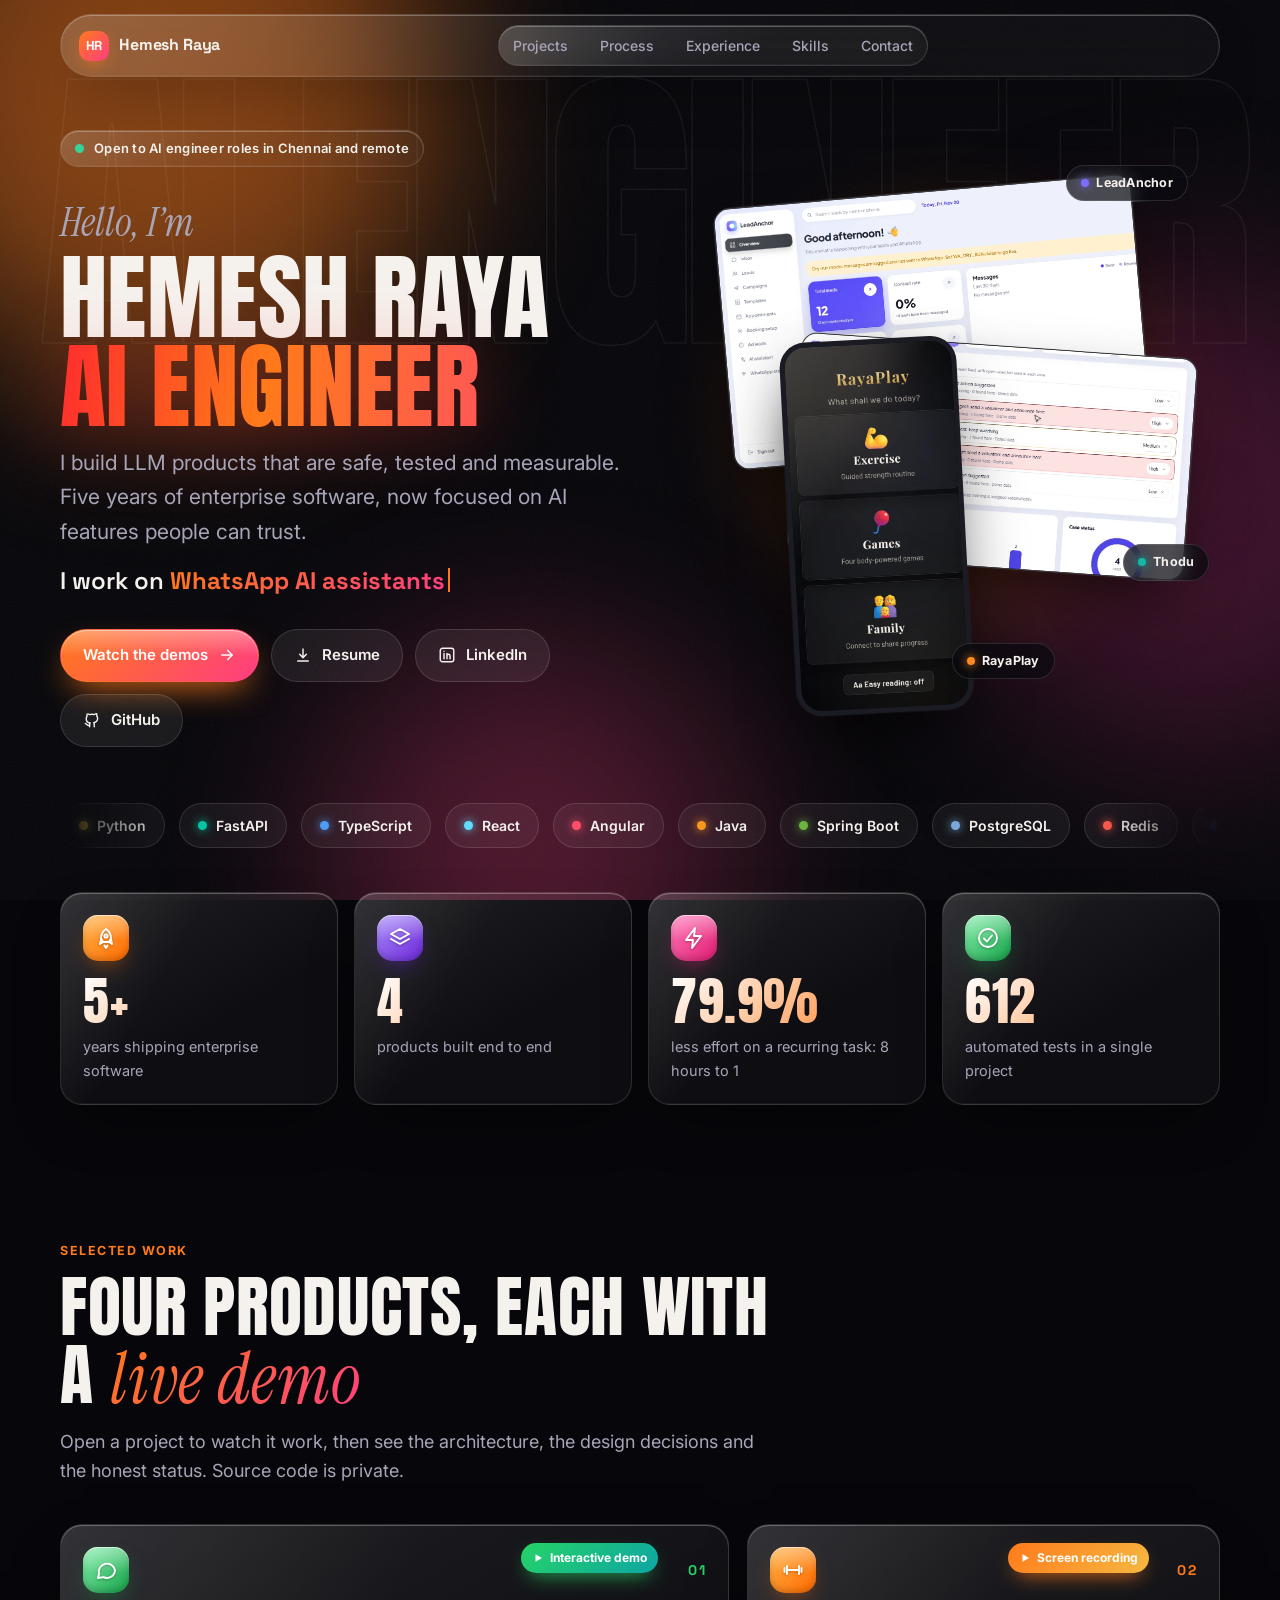
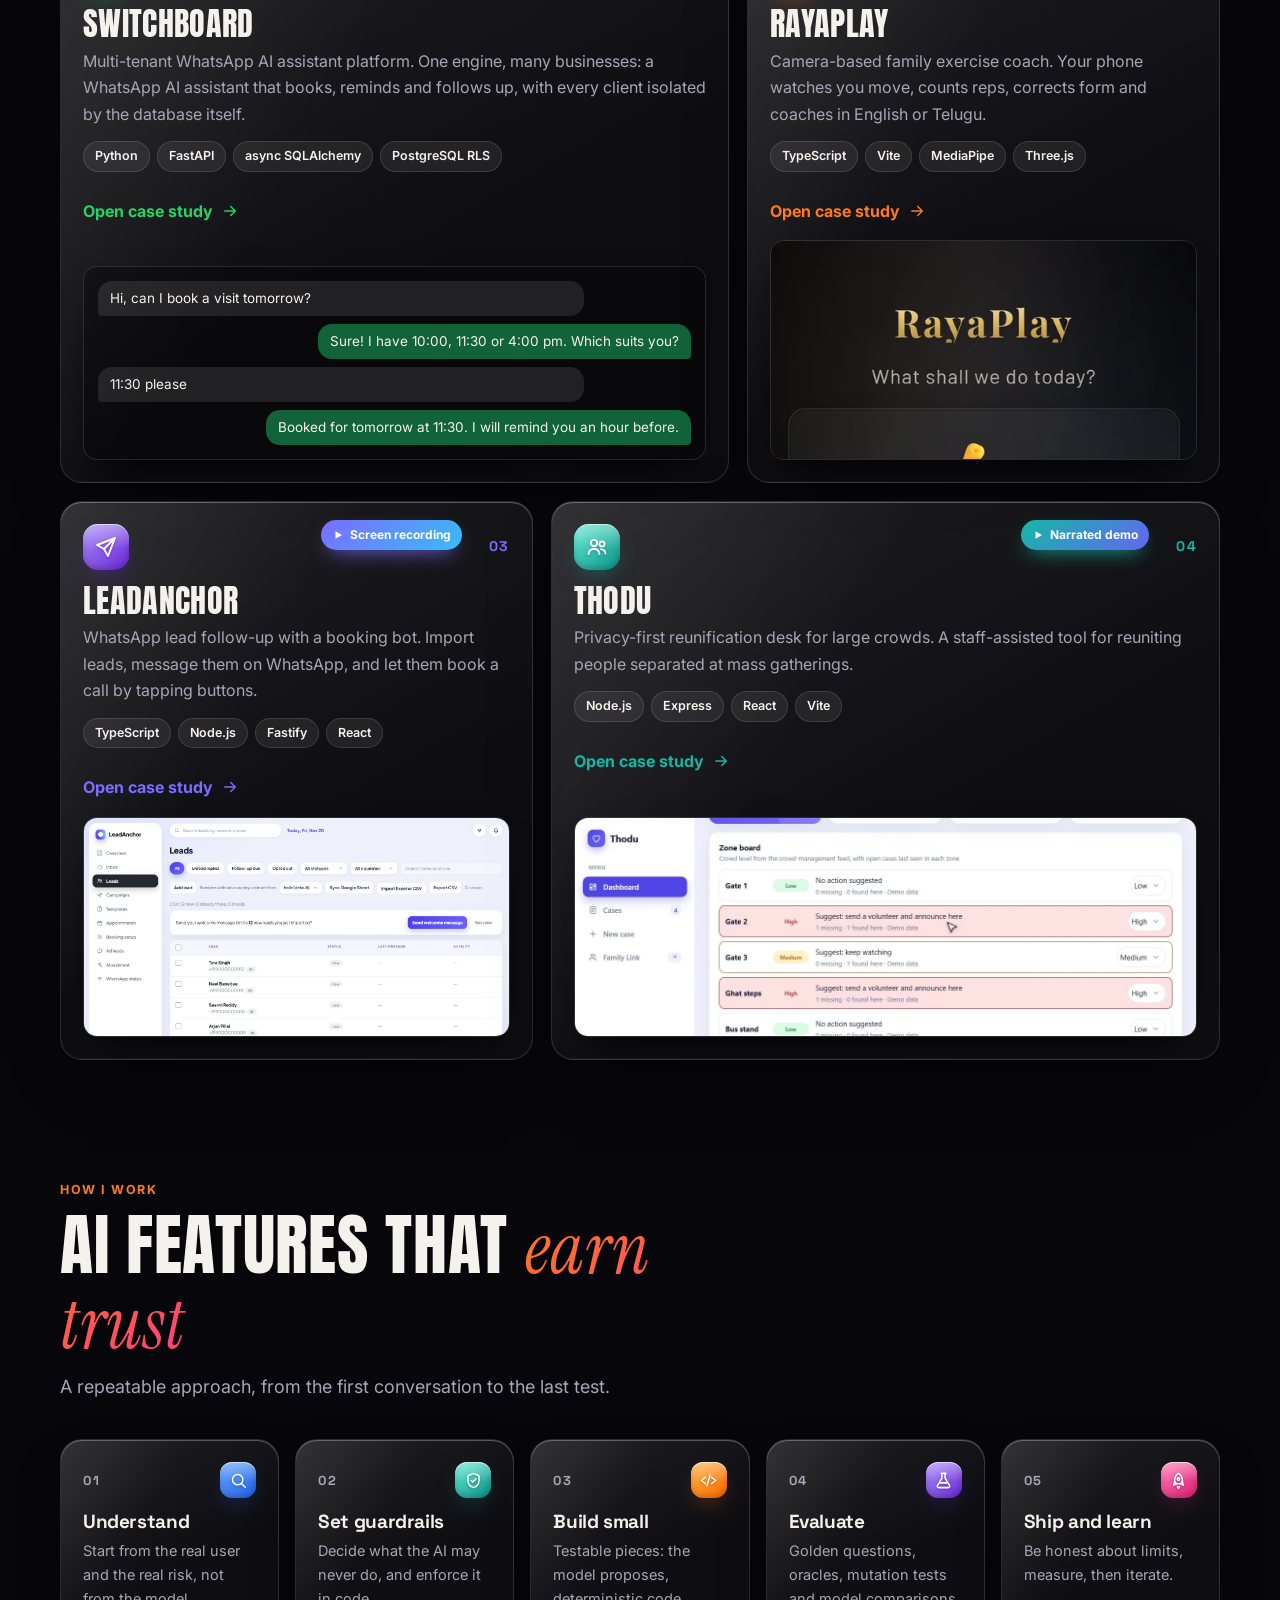
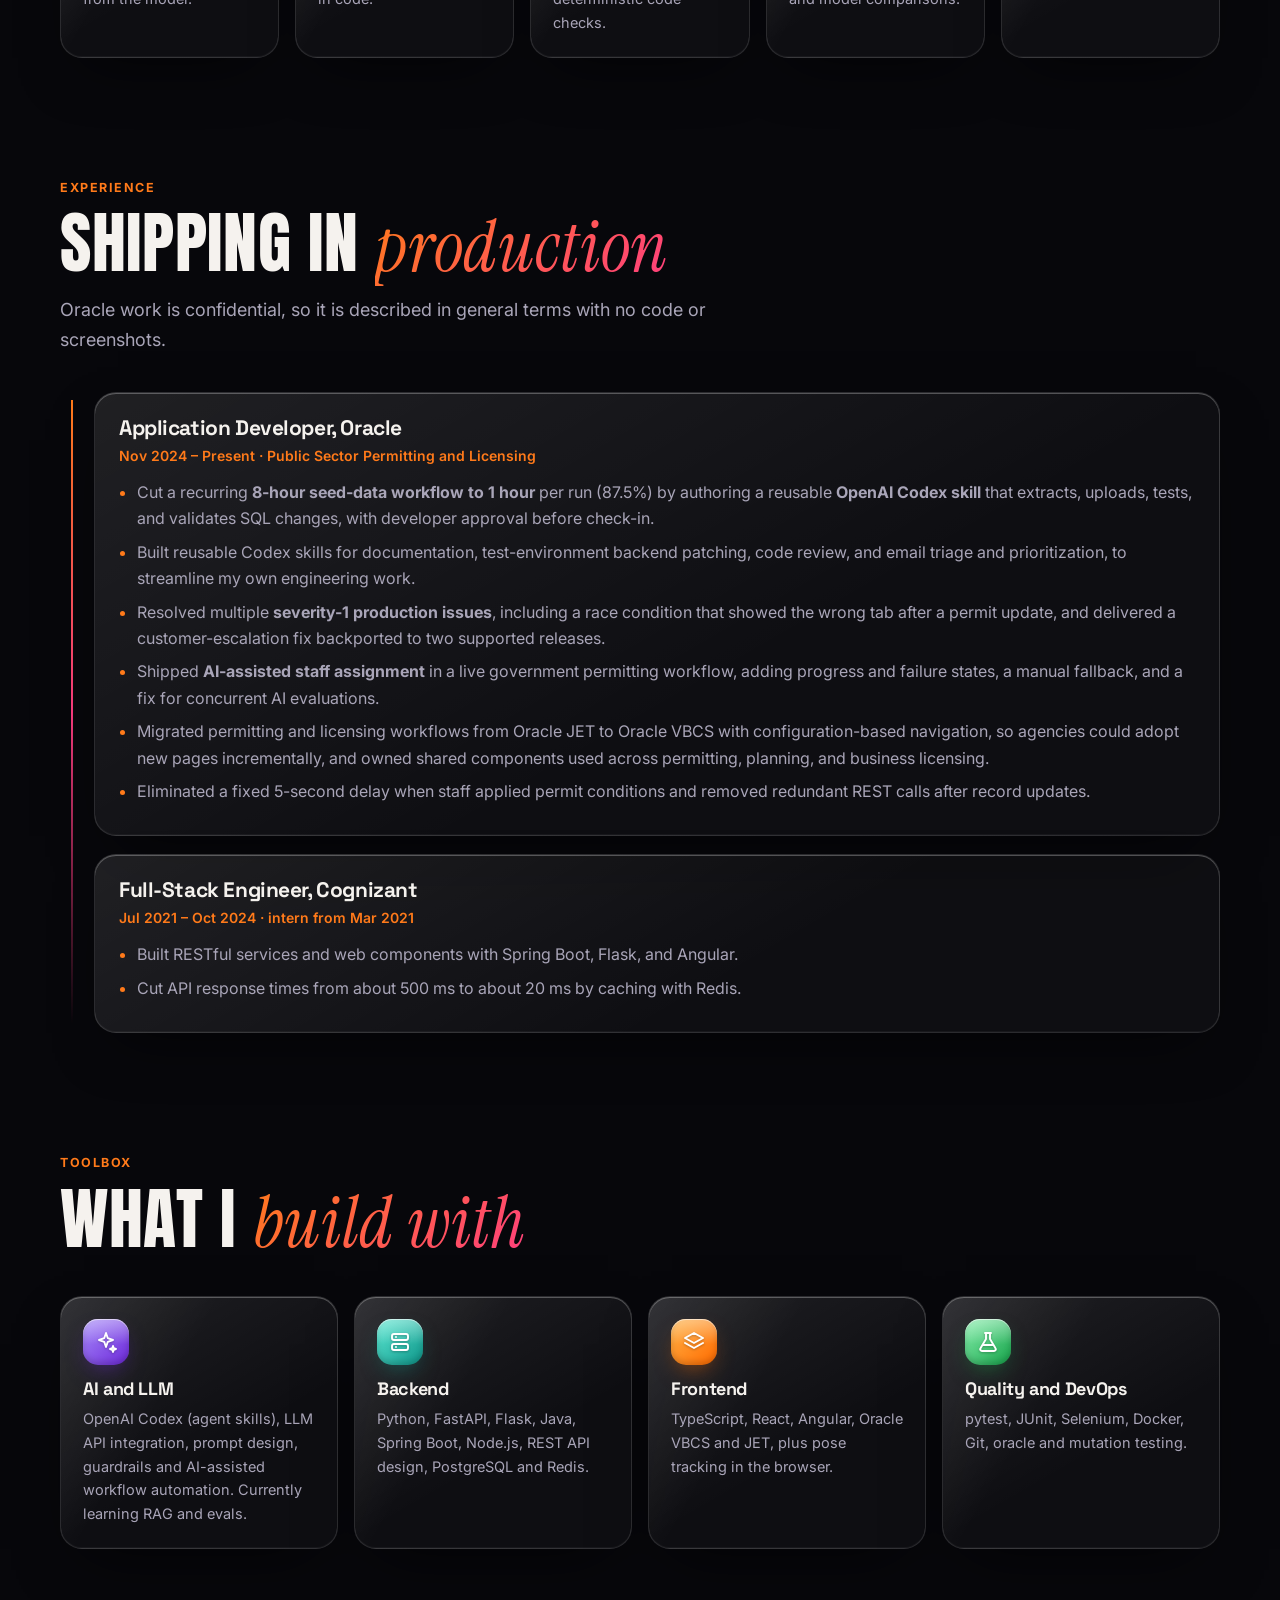
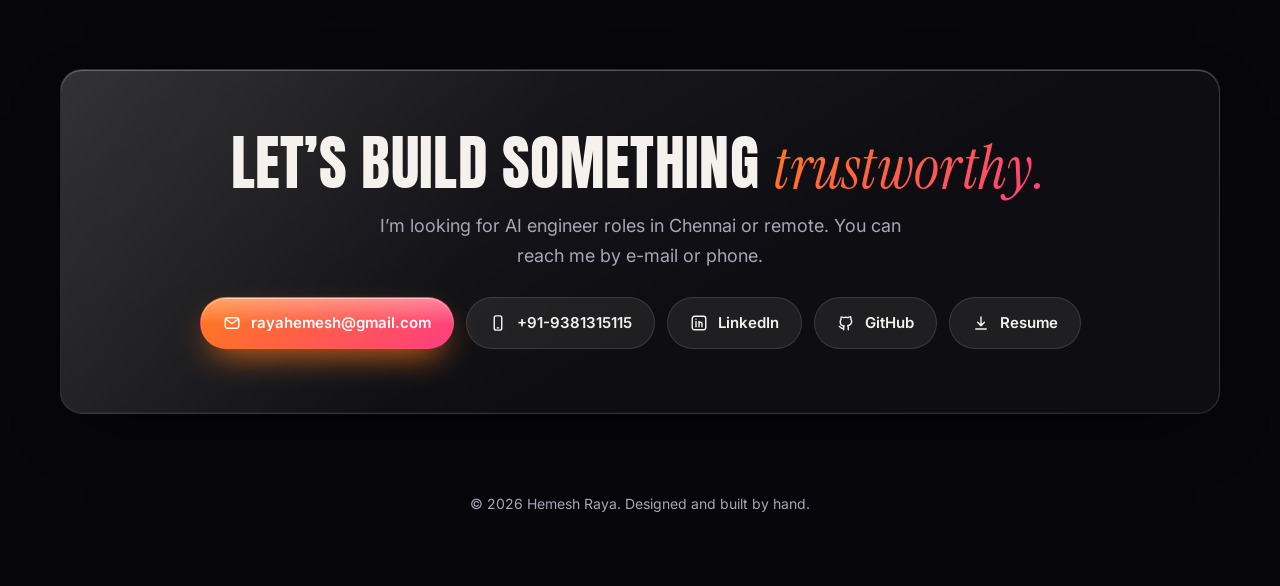
<file: index.html>
<!doctype html>
<html lang="en">
<head>
<meta charset="utf-8">
<meta name="viewport" content="width=device-width, initial-scale=1">
<title>Hemesh Raya | AI Engineer</title>
<meta name="description" content="AI engineer building LLM products that are safe, tested and measurable. WhatsApp AI, guardrails, evals and enterprise web platforms.">
<meta property="og:title" content="Hemesh Raya | AI Engineer">
<meta property="og:description" content="AI engineer building LLM products that are safe, tested and measurable. WhatsApp AI, guardrails, evals and enterprise web platforms.">
<meta property="og:type" content="website">
<meta name="theme-color" content="#07070b">
<link rel="preconnect" href="https://fonts.googleapis.com">
<link rel="preconnect" href="https://fonts.gstatic.com" crossorigin>
<link href="https://fonts.googleapis.com/css2?family=Anton&family=Inter:wght@400;500;600;700&family=Instrument+Serif:ital@0;1&family=JetBrains+Mono:wght@400;500&family=Space+Grotesk:wght@500;600;700&display=swap" rel="stylesheet">
<link rel="stylesheet" href="site.css">
<style>:root{--a:#ff7a1a;--a2:#ff3d81;}</style>
</head>
<body>
<div class="mesh" aria-hidden="true"><i></i><i></i><i></i></div><div class="grain" aria-hidden="true"></div>
<div class="cursor-glow" aria-hidden="true"></div><div class="progress" aria-hidden="true"></div>
<header class="nav"><div class="bar glass">
  <a class="brand" href="index.html"><span class="mark">HR</span><span>Hemesh Raya</span></a>
  <nav class="links glass" id="links" aria-label="Main">
    <a href="#projects">Projects</a><a href="#process">Process</a><a href="#experience">Experience</a><a href="#skills">Skills</a><a href="#contact">Contact</a>
  </nav>
  <div style="display:flex;gap:8px">
    <button class="icon-btn menu-btn" id="menu" aria-label="Menu" aria-expanded="false"><svg viewBox="0 0 24 24" fill="none" stroke="currentColor" stroke-width="1.9" stroke-linecap="round" stroke-linejoin="round" aria-hidden="true"><path d="M4 7h16M4 12h16M4 17h16"/></svg></button>
  </div>
</div></header>

<main>
<section class="hero"><div class="big-word" aria-hidden="true">AI ENGINEER</div>
<div class="wrap hero-grid">
  <div>
    <span class="eyebrow glass" data-hero style="--d:.05s"><span class="dot"></span>Open to AI engineer roles in Chennai and remote</span>
    <p class="hello" data-hero style="--d:.12s">Hello, I&rsquo;m</p>
    <h1 data-hero style="--d:.18s"><span class="l1">Hemesh Raya</span><span class="l2">AI Engineer</span></h1>
    <p class="lead" data-hero style="--d:.3s">I build LLM products that are safe, tested and measurable. Five years of enterprise software, now focused on AI features people can trust.</p>
    <p class="rotor" data-hero style="--d:.38s" data-rotate="WhatsApp AI assistants|RAG and evals|LLM guardrails|Full-stack AI products">I work on <b></b><span class="caret"></span></p>
    <div class="cta" data-hero style="--d:.46s">
      <a class="btn primary" href="#projects">Watch the demos <svg viewBox="0 0 24 24" fill="none" stroke="currentColor" stroke-width="1.9" stroke-linecap="round" stroke-linejoin="round" aria-hidden="true"><path d="M5 12h14M13 6l6 6-6 6"/></svg></a>
      <a class="btn" href="Hemesh_Raya_Resume.pdf" download><svg viewBox="0 0 24 24" fill="none" stroke="currentColor" stroke-width="1.9" stroke-linecap="round" stroke-linejoin="round" aria-hidden="true"><path d="M12 4v11M7.5 11l4.5 4.5L16.5 11M5 20h14"/></svg> Resume</a>
      <a class="btn" href="https://www.linkedin.com/in/hemesh-raya-a6746b1a2/" target="_blank" rel="noopener"><svg viewBox="0 0 24 24" fill="none" stroke="currentColor" stroke-width="1.9" stroke-linecap="round" stroke-linejoin="round" aria-hidden="true"><rect x="3" y="3" width="18" height="18" rx="3"/><path d="M8 10v7M8 7v.01M12 17v-4a2 2 0 0 1 4 0v4M12 10v7"/></svg> LinkedIn</a>
      <a class="btn" href="https://github.com/HemeshRaya" target="_blank" rel="noopener"><svg viewBox="0 0 24 24" fill="none" stroke="currentColor" stroke-width="1.9" stroke-linecap="round" stroke-linejoin="round" aria-hidden="true"><path d="M9 19c-4 1.3-4-2-6-2.5m12 4.5v-3.2a2.8 2.8 0 0 0-.8-2.2c2.6-.3 5.3-1.3 5.3-5.8a4.5 4.5 0 0 0-1.2-3.1 4.2 4.2 0 0 0-.1-3.1s-1-.3-3.3 1.2a11.4 11.4 0 0 0-6 0C6.6 3.7 5.6 4 5.6 4a4.2 4.2 0 0 0-.1 3.1A4.5 4.5 0 0 0 4.3 10.2c0 4.5 2.7 5.5 5.3 5.8a2.8 2.8 0 0 0-.8 2.2V21"/></svg> GitHub</a>
    </div>
  </div>
  <div class="collage" data-hero style="--d:.3s" role="img" aria-label="Screens from my projects: LeadAnchor, Thodu and RayaPlay">
    <div class="glow"></div>
    <figure class="sh s1"><img src="leadanchor-overview.webp" alt=""></figure>
    <figure class="sh s2"><img src="thodu-dashboard.webp" alt=""></figure>
    <figure class="sh s3"><img src="rayaplay-home.webp" alt=""></figure>
    <span class="tag t1" style="--c:#7c6cff"><i></i>LeadAnchor</span><span class="tag t2" style="--c:#14b8a6"><i></i>Thodu</span><span class="tag t3" style="--c:#ff8a1f"><i></i>RayaPlay</span>
  </div>
</div>
<div class="wrap"><div class="marquee" aria-hidden="true"><div class="track"><span class="tech"><i style="--c:#ffd43b"></i>Python</span><span class="tech"><i style="--c:#05c3a3"></i>FastAPI</span><span class="tech"><i style="--c:#4f9cf5"></i>TypeScript</span><span class="tech"><i style="--c:#61dafb"></i>React</span><span class="tech"><i style="--c:#ff4d6a"></i>Angular</span><span class="tech"><i style="--c:#f89820"></i>Java</span><span class="tech"><i style="--c:#6db33f"></i>Spring Boot</span><span class="tech"><i style="--c:#7aa7d9"></i>PostgreSQL</span><span class="tech"><i style="--c:#ff5a4d"></i>Redis</span><span class="tech"><i style="--c:#2da0f5"></i>Docker</span><span class="tech"><i style="--c:#8cc84b"></i>Node.js</span><span class="tech"><i style="--c:#25d366"></i>WhatsApp API</span><span class="tech"><i style="--c:#a78bfa"></i>LLM APIs</span><span class="tech"><i style="--c:#ff7a1a"></i>MediaPipe</span><span class="tech"><i style="--c:#ff5a4d"></i>Oracle VBCS</span><span class="tech"><i style="--c:#34d399"></i>pytest</span><span class="tech"><i style="--c:#ffd43b"></i>Python</span><span class="tech"><i style="--c:#05c3a3"></i>FastAPI</span><span class="tech"><i style="--c:#4f9cf5"></i>TypeScript</span><span class="tech"><i style="--c:#61dafb"></i>React</span><span class="tech"><i style="--c:#ff4d6a"></i>Angular</span><span class="tech"><i style="--c:#f89820"></i>Java</span><span class="tech"><i style="--c:#6db33f"></i>Spring Boot</span><span class="tech"><i style="--c:#7aa7d9"></i>PostgreSQL</span><span class="tech"><i style="--c:#ff5a4d"></i>Redis</span><span class="tech"><i style="--c:#2da0f5"></i>Docker</span><span class="tech"><i style="--c:#8cc84b"></i>Node.js</span><span class="tech"><i style="--c:#25d366"></i>WhatsApp API</span><span class="tech"><i style="--c:#a78bfa"></i>LLM APIs</span><span class="tech"><i style="--c:#ff7a1a"></i>MediaPipe</span><span class="tech"><i style="--c:#ff5a4d"></i>Oracle VBCS</span><span class="tech"><i style="--c:#34d399"></i>pytest</span></div></div>
<div class="stats"><div class="stat glass" data-reveal><span class="ico g-orange"><svg viewBox="0 0 24 24" fill="none" stroke="currentColor" stroke-width="1.9" stroke-linecap="round" stroke-linejoin="round" aria-hidden="true"><path d="M12 3c3 2 5 5.5 5 9.5l-2 3.5H9l-2-3.5C7 8.5 9 5 12 3z"/><circle cx="12" cy="10" r="1.6"/><path d="M9 16l-3 2 1-4.5M15 16l3 2-1-4.5M10.5 19.5L12 22l1.5-2.5"/></svg></span><div class="num" data-count="5" data-suffix="+">0</div><div class="lab">years shipping enterprise software</div></div><div class="stat glass" data-reveal><span class="ico g-violet"><svg viewBox="0 0 24 24" fill="none" stroke="currentColor" stroke-width="1.9" stroke-linecap="round" stroke-linejoin="round" aria-hidden="true"><path d="M12 3l9 5-9 5-9-5 9-5z"/><path d="M3 13l9 5 9-5"/></svg></span><div class="num" data-count="4" data-suffix="">0</div><div class="lab">products built end to end</div></div><div class="stat glass" data-reveal><span class="ico g-pink"><svg viewBox="0 0 24 24" fill="none" stroke="currentColor" stroke-width="1.9" stroke-linecap="round" stroke-linejoin="round" aria-hidden="true"><path d="M13 2L4 14h7l-1 8 9-12h-7l1-8z"/></svg></span><div class="num" data-count="87.5" data-suffix="%">0</div><div class="lab">less effort on a recurring task: 8 hours to 1</div></div><div class="stat glass" data-reveal><span class="ico g-green"><svg viewBox="0 0 24 24" fill="none" stroke="currentColor" stroke-width="1.9" stroke-linecap="round" stroke-linejoin="round" aria-hidden="true"><circle cx="12" cy="12" r="9"/><path d="M8 12.5l3 3 5-6"/></svg></span><div class="num" data-count="670" data-suffix="">0</div><div class="lab">automated tests in a single project</div></div></div></div>
</section>

<section class="sec" id="projects"><div class="wrap">
  <div class="sec-head" data-reveal><div class="kicker">Selected work</div><h2>Four products, each with a <span class="em">live demo</span></h2><p>Open a project to watch it work, then see the architecture, the design decisions and the honest status. Source code is private.</p></div>
  <div class="bento"><a class="tile glass t1" data-reveal data-tilt href="switchboard.html" style="--ta:#25d366;--tb:#0ea5a4">
  <span class="demo-badge"><svg viewBox="0 0 24 24" aria-hidden="true"><path d="M7 4.5v15l13-7.5z"/></svg> Interactive demo</span>
  <div class="body"><div class="tilehead"><span class="ico g-green"><svg viewBox="0 0 24 24" fill="none" stroke="currentColor" stroke-width="1.9" stroke-linecap="round" stroke-linejoin="round" aria-hidden="true"><path d="M21 12a8 8 0 0 1-11.6 7.1L4 20l1-4.2A8 8 0 1 1 21 12z"/></svg></span><span class="num">01</span></div>
  <h3>Switchboard</h3><p>Multi-tenant WhatsApp AI assistant platform. One engine, many businesses: a WhatsApp AI assistant that books, reminds and follows up, with every client isolated by the database itself.</p><div class="chips"><span class="chip">Python</span><span class="chip">FastAPI</span><span class="chip">async SQLAlchemy</span><span class="chip">PostgreSQL RLS</span></div>
  <span class="go">Open case study <svg viewBox="0 0 24 24" fill="none" stroke="currentColor" stroke-width="1.9" stroke-linecap="round" stroke-linejoin="round" aria-hidden="true"><path d="M5 12h14M13 6l6 6-6 6"/></svg></span></div><div class="peek chat-peek"><div class="b u">Hi, can I book a visit tomorrow?</div><div class="b r">Sure! I have 10:00, 11:30 or 4:00 pm. Which suits you?</div><div class="b u">11:30 please</div><div class="b r">Booked for tomorrow at 11:30. I will remind you an hour before.</div></div></a><a class="tile glass t2" data-reveal data-tilt href="rayaplay.html" style="--ta:#ff7a1a;--tb:#f5b942">
  <span class="demo-badge"><svg viewBox="0 0 24 24" aria-hidden="true"><path d="M7 4.5v15l13-7.5z"/></svg> Screen recording</span>
  <div class="body"><div class="tilehead"><span class="ico g-orange"><svg viewBox="0 0 24 24" fill="none" stroke="currentColor" stroke-width="1.9" stroke-linecap="round" stroke-linejoin="round" aria-hidden="true"><path d="M6 8v8M3.5 10v4M18 8v8M20.5 10v4M6 12h12"/></svg></span><span class="num">02</span></div>
  <h3>RayaPlay</h3><p>Camera-based family exercise coach. Your phone watches you move, counts reps, corrects form and coaches in English or Telugu.</p><div class="chips"><span class="chip">TypeScript</span><span class="chip">Vite</span><span class="chip">MediaPipe</span><span class="chip">Three.js</span></div>
  <span class="go">Open case study <svg viewBox="0 0 24 24" fill="none" stroke="currentColor" stroke-width="1.9" stroke-linecap="round" stroke-linejoin="round" aria-hidden="true"><path d="M5 12h14M13 6l6 6-6 6"/></svg></span></div><div class="peek"><img src="rayaplay-home.webp" alt="RayaPlay home screen" loading="lazy"></div></a><a class="tile glass t3" data-reveal data-tilt href="leadanchor.html" style="--ta:#7c6cff;--tb:#38bdf8">
  <span class="demo-badge"><svg viewBox="0 0 24 24" aria-hidden="true"><path d="M7 4.5v15l13-7.5z"/></svg> Screen recording</span>
  <div class="body"><div class="tilehead"><span class="ico g-violet"><svg viewBox="0 0 24 24" fill="none" stroke="currentColor" stroke-width="1.9" stroke-linecap="round" stroke-linejoin="round" aria-hidden="true"><path d="M21 3L10 14"/><path d="M21 3l-7 18-4-7-7-4 18-7z"/></svg></span><span class="num">03</span></div>
  <h3>LeadAnchor</h3><p>WhatsApp lead follow-up with a booking bot. Import leads, message them on WhatsApp, and let them book a call by tapping buttons.</p><div class="chips"><span class="chip">TypeScript</span><span class="chip">Node.js</span><span class="chip">Fastify</span><span class="chip">React</span></div>
  <span class="go">Open case study <svg viewBox="0 0 24 24" fill="none" stroke="currentColor" stroke-width="1.9" stroke-linecap="round" stroke-linejoin="round" aria-hidden="true"><path d="M5 12h14M13 6l6 6-6 6"/></svg></span></div><div class="peek"><img src="leadanchor-leads.webp" alt="LeadAnchor leads page" loading="lazy"></div></a><a class="tile glass t4" data-reveal data-tilt href="thodu.html" style="--ta:#14b8a6;--tb:#6366f1">
  <span class="demo-badge"><svg viewBox="0 0 24 24" aria-hidden="true"><path d="M7 4.5v15l13-7.5z"/></svg> Narrated demo</span>
  <div class="body"><div class="tilehead"><span class="ico g-teal"><svg viewBox="0 0 24 24" fill="none" stroke="currentColor" stroke-width="1.9" stroke-linecap="round" stroke-linejoin="round" aria-hidden="true"><circle cx="9" cy="8" r="3.2"/><path d="M3.5 19c.5-3 2.7-5 5.5-5s5 2 5.5 5"/><circle cx="17" cy="9" r="2.5"/><path d="M16 14.2c2.4.1 4.1 1.8 4.5 4.3"/></svg></span><span class="num">04</span></div>
  <h3>Thodu</h3><p>Privacy-first reunification desk for large crowds. A staff-assisted tool for reuniting people separated at mass gatherings.</p><div class="chips"><span class="chip">Node.js</span><span class="chip">Express</span><span class="chip">React</span><span class="chip">Vite</span></div>
  <span class="go">Open case study <svg viewBox="0 0 24 24" fill="none" stroke="currentColor" stroke-width="1.9" stroke-linecap="round" stroke-linejoin="round" aria-hidden="true"><path d="M5 12h14M13 6l6 6-6 6"/></svg></span></div><div class="peek"><img src="thodu-dashboard.webp" alt="Thodu dashboard" loading="lazy"></div></a></div>
</div></section>

<section class="sec" id="process"><div class="wrap">
  <div class="sec-head" data-reveal><div class="kicker">How I work</div><h2>AI features that <span class="em">earn trust</span></h2><p>A repeatable approach, from the first conversation to the last test.</p></div>
  <div class="steps"><div class="step glass" data-reveal><div class="n"><span>01</span><span class="ico g-blue sm"><svg viewBox="0 0 24 24" fill="none" stroke="currentColor" stroke-width="1.9" stroke-linecap="round" stroke-linejoin="round" aria-hidden="true"><circle cx="11" cy="11" r="6.5"/><path d="M16 16l4.5 4.5"/></svg></span></div><h4>Understand</h4><p>Start from the real user and the real risk, not from the model.</p></div><div class="step glass" data-reveal><div class="n"><span>02</span><span class="ico g-teal sm"><svg viewBox="0 0 24 24" fill="none" stroke="currentColor" stroke-width="1.9" stroke-linecap="round" stroke-linejoin="round" aria-hidden="true"><path d="M12 3l7 3v6c0 4.5-3 7.6-7 9-4-1.4-7-4.5-7-9V6l7-3z"/><path d="M9 12l2 2 4-4"/></svg></span></div><h4>Set guardrails</h4><p>Decide what the AI may never do, and enforce it in code.</p></div><div class="step glass" data-reveal><div class="n"><span>03</span><span class="ico g-orange sm"><svg viewBox="0 0 24 24" fill="none" stroke="currentColor" stroke-width="1.9" stroke-linecap="round" stroke-linejoin="round" aria-hidden="true"><path d="M8 8l-5 4 5 4M16 8l5 4-5 4M14 5l-4 14"/></svg></span></div><h4>Build small</h4><p>Testable pieces: the model proposes, deterministic code checks.</p></div><div class="step glass" data-reveal><div class="n"><span>04</span><span class="ico g-violet sm"><svg viewBox="0 0 24 24" fill="none" stroke="currentColor" stroke-width="1.9" stroke-linecap="round" stroke-linejoin="round" aria-hidden="true"><path d="M9 3h6M10 3v6l-5.5 9.2A1.8 1.8 0 0 0 6 21h12a1.8 1.8 0 0 0 1.5-2.8L14 9V3"/><path d="M7.5 15h9"/></svg></span></div><h4>Evaluate</h4><p>Golden questions, oracles, mutation tests and model comparisons.</p></div><div class="step glass" data-reveal><div class="n"><span>05</span><span class="ico g-pink sm"><svg viewBox="0 0 24 24" fill="none" stroke="currentColor" stroke-width="1.9" stroke-linecap="round" stroke-linejoin="round" aria-hidden="true"><path d="M12 3c3 2 5 5.5 5 9.5l-2 3.5H9l-2-3.5C7 8.5 9 5 12 3z"/><circle cx="12" cy="10" r="1.6"/><path d="M9 16l-3 2 1-4.5M15 16l3 2-1-4.5M10.5 19.5L12 22l1.5-2.5"/></svg></span></div><h4>Ship and learn</h4><p>Be honest about limits, measure, then iterate.</p></div></div>
</div></section>

<section class="sec" id="experience"><div class="wrap">
  <div class="sec-head" data-reveal><div class="kicker">Experience</div><h2>Shipping in <span class="em">production</span></h2><p>Oracle work is confidential, so it is described in general terms with no code or screenshots.</p></div>
  <div class="timeline">
    <article class="job glass" data-reveal><h3>Application Developer, Oracle</h3><div class="meta">Nov 2024 &ndash; Present &middot; Public Sector Permitting and Licensing</div><ul>
      <li>Cut a recurring <b>8-hour seed-data workflow to 1 hour</b> per run (87.5%) by authoring a reusable <b>OpenAI Codex skill</b> that extracts, uploads, tests, and validates SQL changes, with developer approval before check-in.</li>
      <li>Built reusable Codex skills for documentation, test-environment backend patching, code review, and email triage and prioritization, to streamline my own engineering work.</li>
      <li>Resolved multiple <b>severity-1 production issues</b>, including a race condition that showed the wrong tab after a permit update, and delivered a customer-escalation fix backported to two supported releases.</li>
      <li>Shipped <b>AI-assisted staff assignment</b> in a live government permitting workflow, adding progress and failure states, a manual fallback, and a fix for concurrent AI evaluations.</li>
      <li>Migrated permitting and licensing workflows from Oracle JET to Oracle VBCS with configuration-based navigation, so agencies could adopt new pages incrementally, and owned shared components used across permitting, planning, and business licensing.</li>
      <li>Eliminated a fixed 5-second delay when staff applied permit conditions and removed redundant REST calls after record updates.</li></ul></article>
    <article class="job glass" data-reveal><h3>Full-Stack Engineer, Cognizant</h3><div class="meta">Jul 2021 &ndash; Oct 2024 &middot; intern from Mar 2021</div><ul>
      <li>Built RESTful services and web components with Spring Boot, Flask, and Angular.</li>
      <li>Cut API response times from about 500 ms to about 20 ms by caching with Redis.</li></ul></article>
  </div>
</div></section>

<section class="sec" id="skills"><div class="wrap">
  <div class="sec-head" data-reveal><div class="kicker">Toolbox</div><h2>What I <span class="em">build with</span></h2></div>
  <div class="skills"><div class="skill glass" data-reveal><span class="ico g-violet"><svg viewBox="0 0 24 24" fill="none" stroke="currentColor" stroke-width="1.9" stroke-linecap="round" stroke-linejoin="round" aria-hidden="true"><path d="M12 3l1.8 5.2L19 10l-5.2 1.8L12 17l-1.8-5.2L5 10l5.2-1.8L12 3z"/><path d="M19 16l.8 2.2L22 19l-2.2.8L19 22l-.8-2.2L16 19l2.2-.8L19 16z"/></svg></span><h4>AI and LLM</h4><p>OpenAI Codex (agent skills), LLM API integration, prompt design, guardrails and AI-assisted workflow automation. Currently learning RAG and evals.</p></div><div class="skill glass" data-reveal><span class="ico g-teal"><svg viewBox="0 0 24 24" fill="none" stroke="currentColor" stroke-width="1.9" stroke-linecap="round" stroke-linejoin="round" aria-hidden="true"><rect x="4" y="4" width="16" height="6" rx="2"/><rect x="4" y="14" width="16" height="6" rx="2"/><path d="M8 7h.01M8 17h.01"/></svg></span><h4>Backend</h4><p>Python, FastAPI, Flask, Java, Spring Boot, Node.js, REST API design, PostgreSQL and Redis.</p></div><div class="skill glass" data-reveal><span class="ico g-orange"><svg viewBox="0 0 24 24" fill="none" stroke="currentColor" stroke-width="1.9" stroke-linecap="round" stroke-linejoin="round" aria-hidden="true"><path d="M12 3l9 5-9 5-9-5 9-5z"/><path d="M3 13l9 5 9-5"/></svg></span><h4>Frontend</h4><p>TypeScript, React, Angular, Oracle VBCS and JET, plus pose tracking in the browser.</p></div><div class="skill glass" data-reveal><span class="ico g-green"><svg viewBox="0 0 24 24" fill="none" stroke="currentColor" stroke-width="1.9" stroke-linecap="round" stroke-linejoin="round" aria-hidden="true"><path d="M9 3h6M10 3v6l-5.5 9.2A1.8 1.8 0 0 0 6 21h12a1.8 1.8 0 0 0 1.5-2.8L14 9V3"/><path d="M7.5 15h9"/></svg></span><h4>Quality and DevOps</h4><p>pytest, JUnit, Selenium, Docker, Git, oracle and mutation testing.</p></div></div>
</div></section>

<section class="sec" id="contact"><div class="wrap">
  <div class="cta-card glass" data-reveal><h2>Let&rsquo;s build something <span class="em">trustworthy.</span></h2>
  <p>I&rsquo;m looking for AI engineer roles in Chennai or remote. You can reach me by e-mail or phone.</p>
  <div class="cta"><a class="btn primary" href="mailto:rayahemesh@gmail.com" data-copy="rayahemesh@gmail.com"><svg viewBox="0 0 24 24" fill="none" stroke="currentColor" stroke-width="1.9" stroke-linecap="round" stroke-linejoin="round" aria-hidden="true"><rect x="3" y="5" width="18" height="14" rx="3"/><path d="M4 7l8 6 8-6"/></svg><span>rayahemesh@gmail.com</span></a>
  <a class="btn" href="tel:+919381315115"><svg viewBox="0 0 24 24" fill="none" stroke="currentColor" stroke-width="1.9" stroke-linecap="round" stroke-linejoin="round" aria-hidden="true"><rect x="7" y="2.5" width="10" height="19" rx="2.5"/><path d="M11 18.5h2"/></svg> +91-9381315115</a>
  <a class="btn" href="https://www.linkedin.com/in/hemesh-raya-a6746b1a2/" target="_blank" rel="noopener"><svg viewBox="0 0 24 24" fill="none" stroke="currentColor" stroke-width="1.9" stroke-linecap="round" stroke-linejoin="round" aria-hidden="true"><rect x="3" y="3" width="18" height="18" rx="3"/><path d="M8 10v7M8 7v.01M12 17v-4a2 2 0 0 1 4 0v4M12 10v7"/></svg> LinkedIn</a>
  <a class="btn" href="https://github.com/HemeshRaya" target="_blank" rel="noopener"><svg viewBox="0 0 24 24" fill="none" stroke="currentColor" stroke-width="1.9" stroke-linecap="round" stroke-linejoin="round" aria-hidden="true"><path d="M9 19c-4 1.3-4-2-6-2.5m12 4.5v-3.2a2.8 2.8 0 0 0-.8-2.2c2.6-.3 5.3-1.3 5.3-5.8a4.5 4.5 0 0 0-1.2-3.1 4.2 4.2 0 0 0-.1-3.1s-1-.3-3.3 1.2a11.4 11.4 0 0 0-6 0C6.6 3.7 5.6 4 5.6 4a4.2 4.2 0 0 0-.1 3.1A4.5 4.5 0 0 0 4.3 10.2c0 4.5 2.7 5.5 5.3 5.8a2.8 2.8 0 0 0-.8 2.2V21"/></svg> GitHub</a>
  <a class="btn" href="Hemesh_Raya_Resume.pdf" download><svg viewBox="0 0 24 24" fill="none" stroke="currentColor" stroke-width="1.9" stroke-linecap="round" stroke-linejoin="round" aria-hidden="true"><path d="M12 4v11M7.5 11l4.5 4.5L16.5 11M5 20h14"/></svg> Resume</a></div></div>
</div></section>
</main>
<footer><div class="wrap">&copy; 2026 Hemesh Raya. Designed and built by hand.</div></footer>
<div class="lb" role="dialog" aria-label="Screenshot viewer"><button class="icon-btn x" aria-label="Close"><svg viewBox="0 0 24 24" fill="none" stroke="currentColor" stroke-width="1.9" stroke-linecap="round" stroke-linejoin="round" aria-hidden="true"><path d="M6 6l12 12M18 6L6 18"/></svg></button><img alt=""></div>
<script src="site.js"></script>
</body></html>
</file>
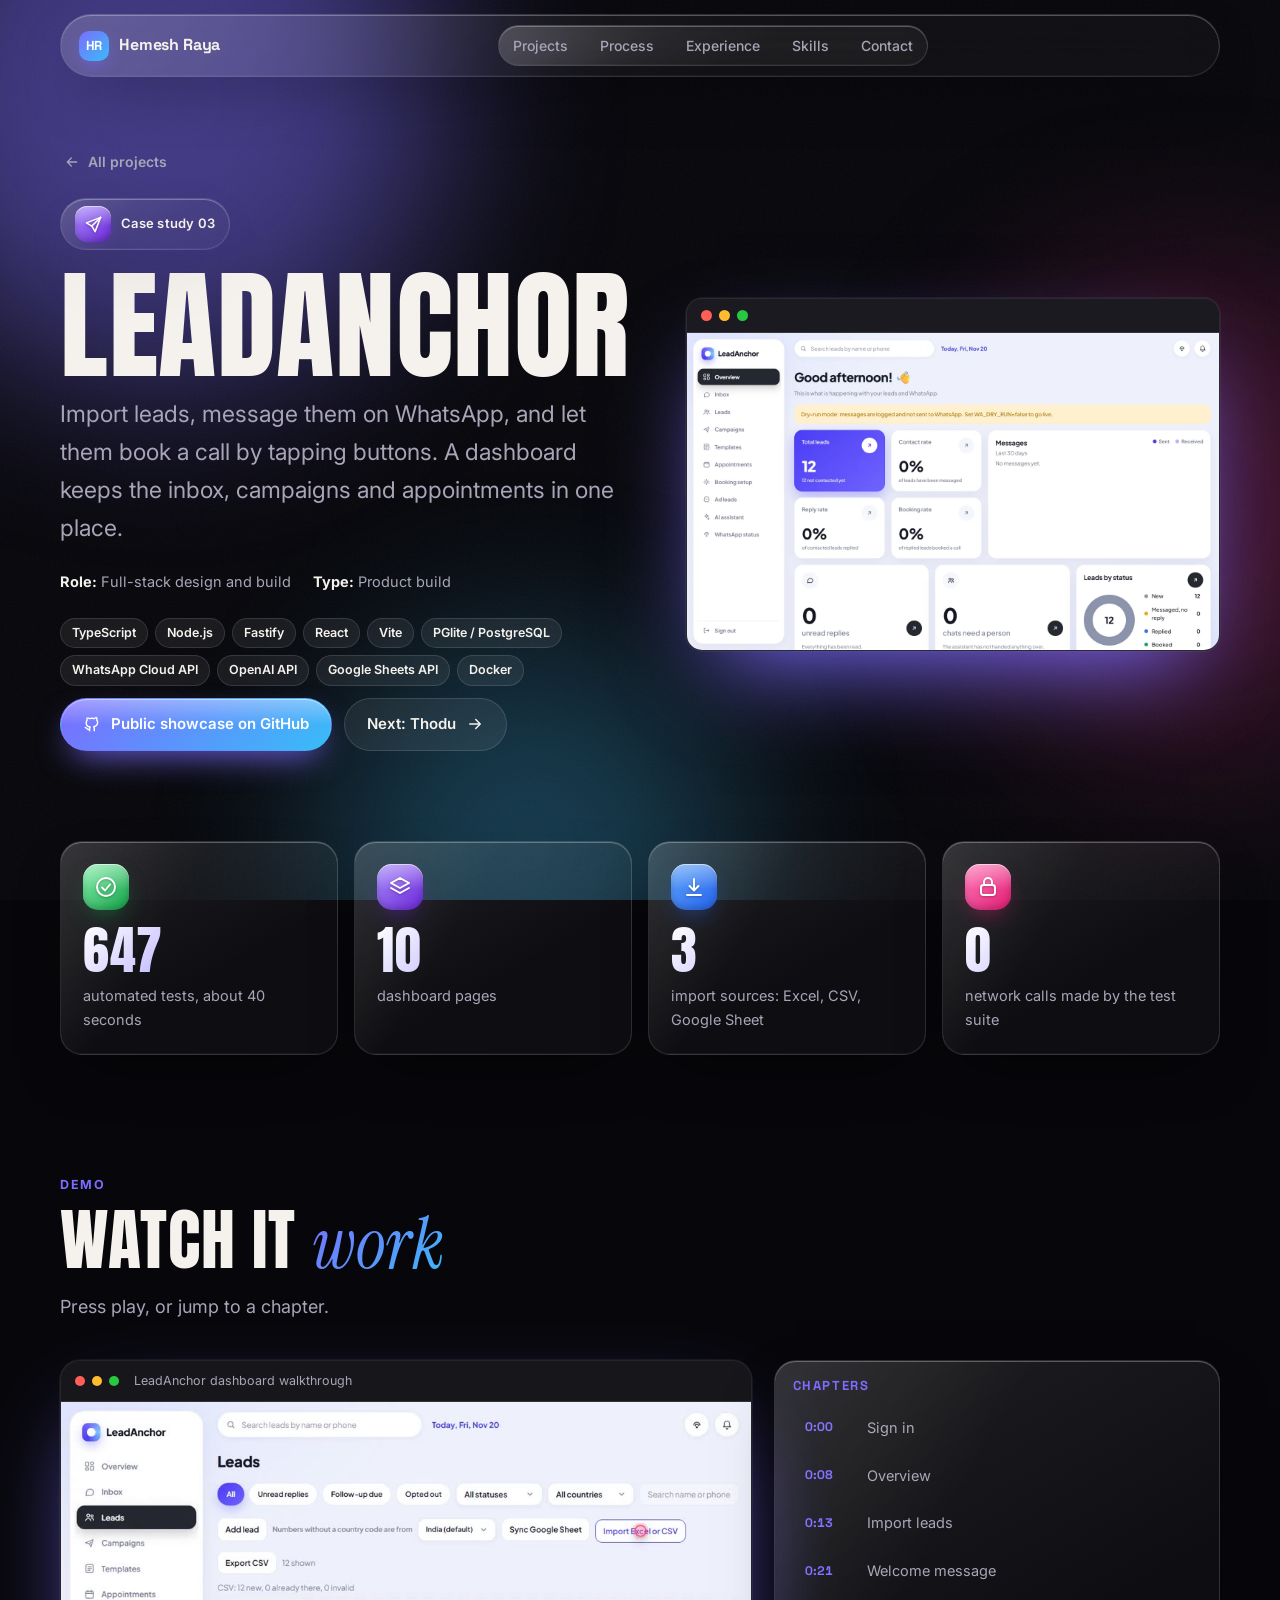
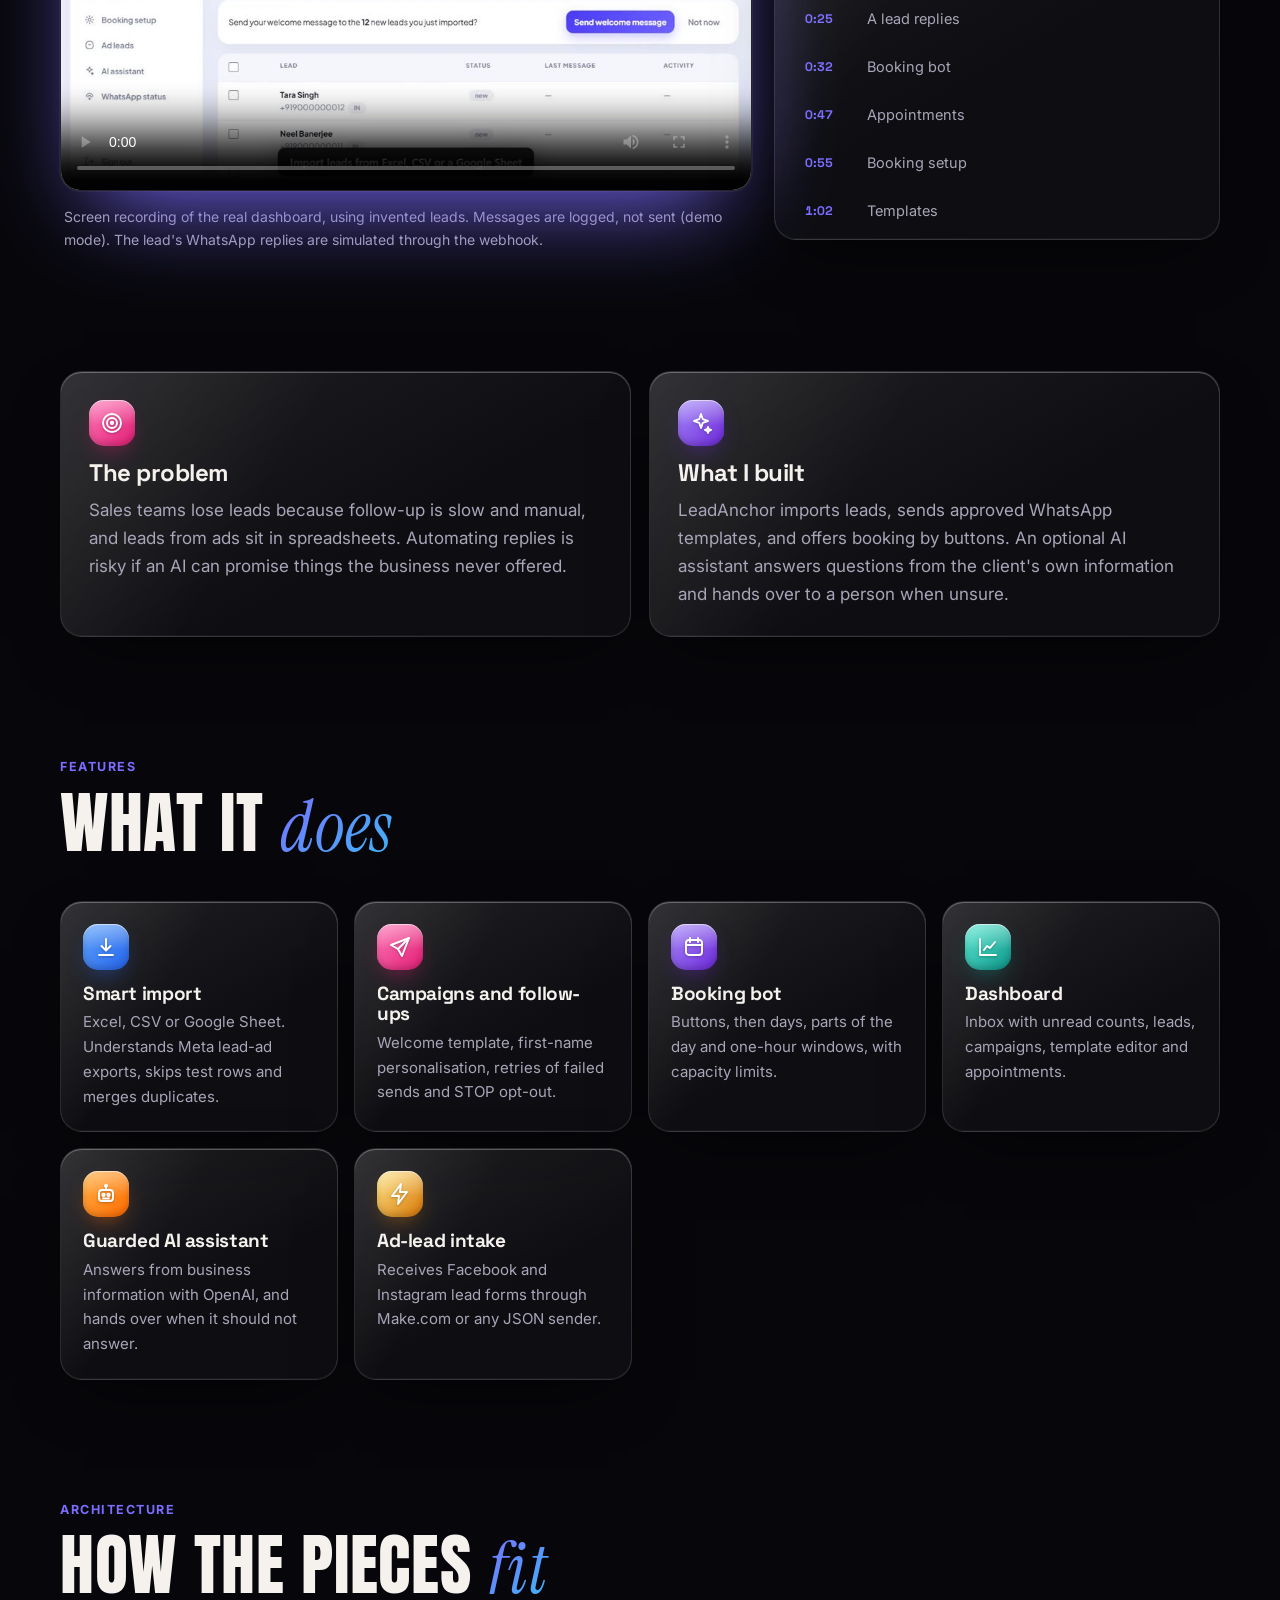
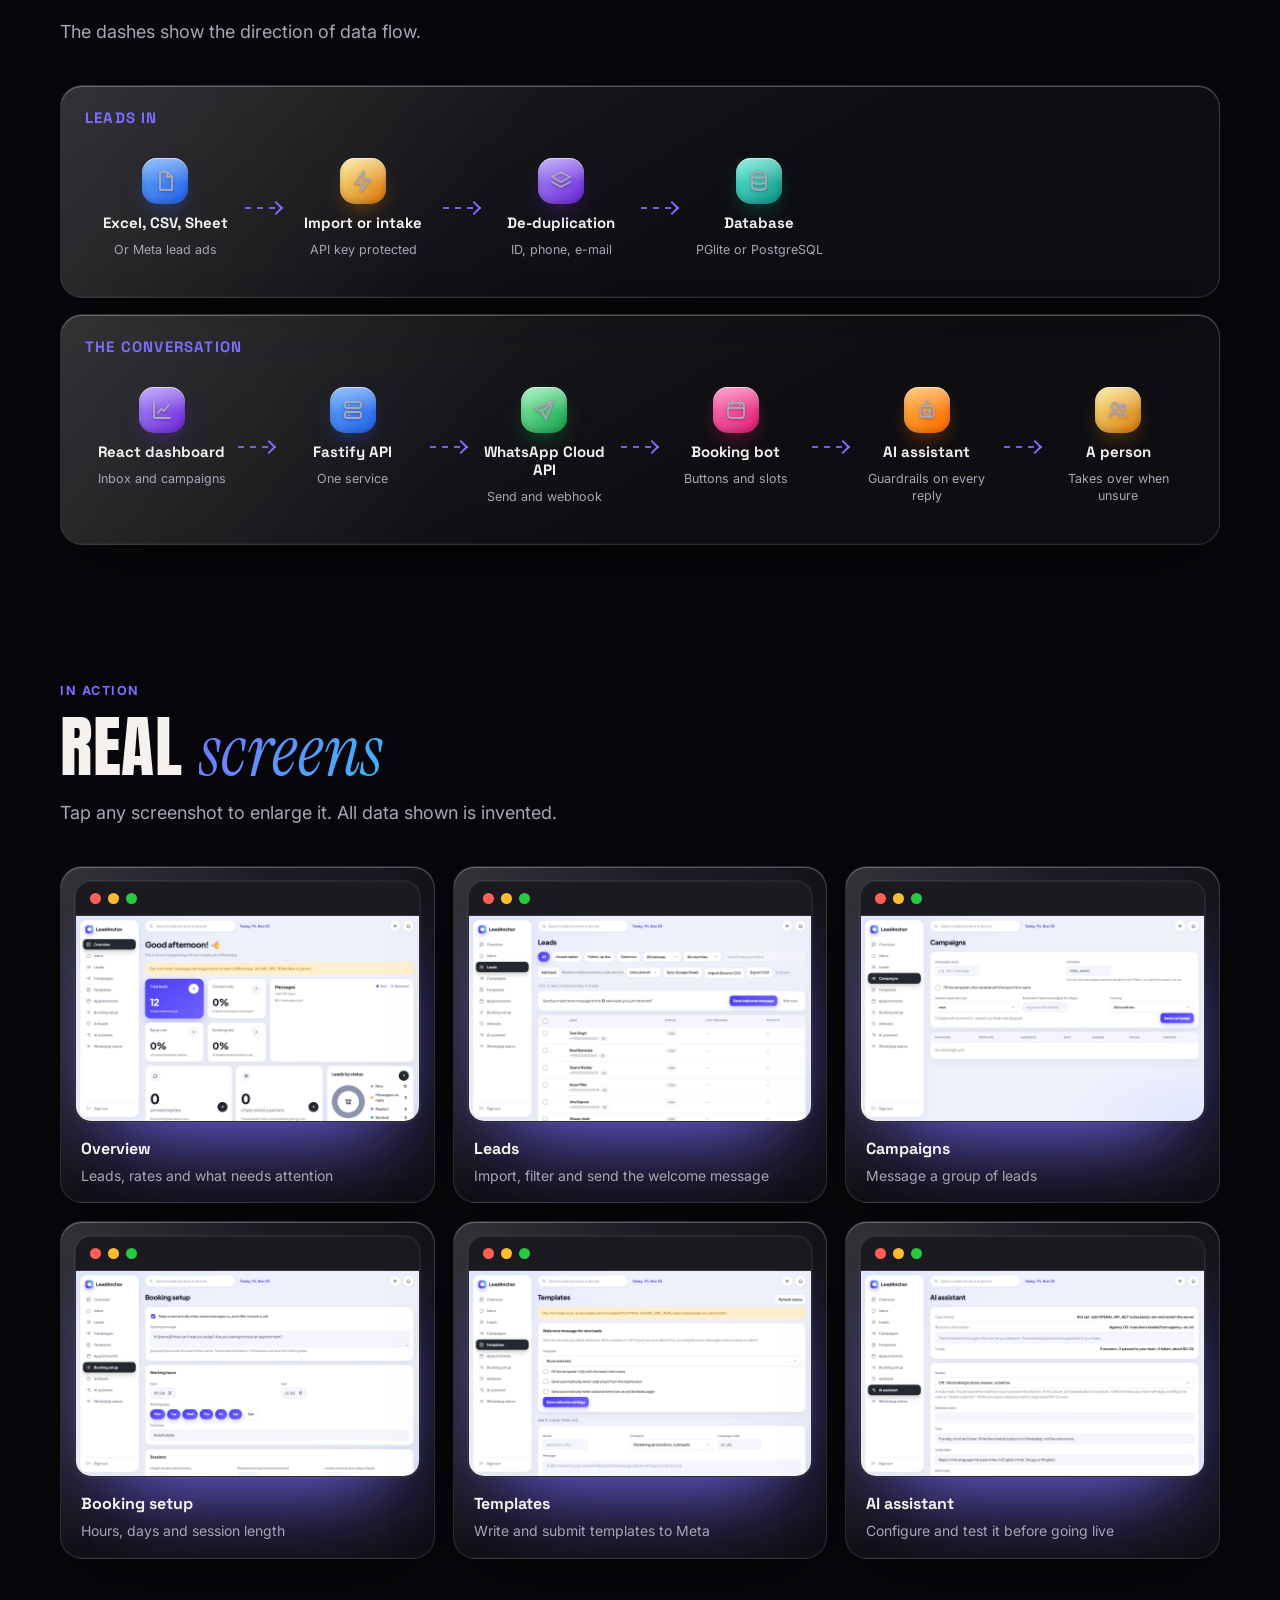
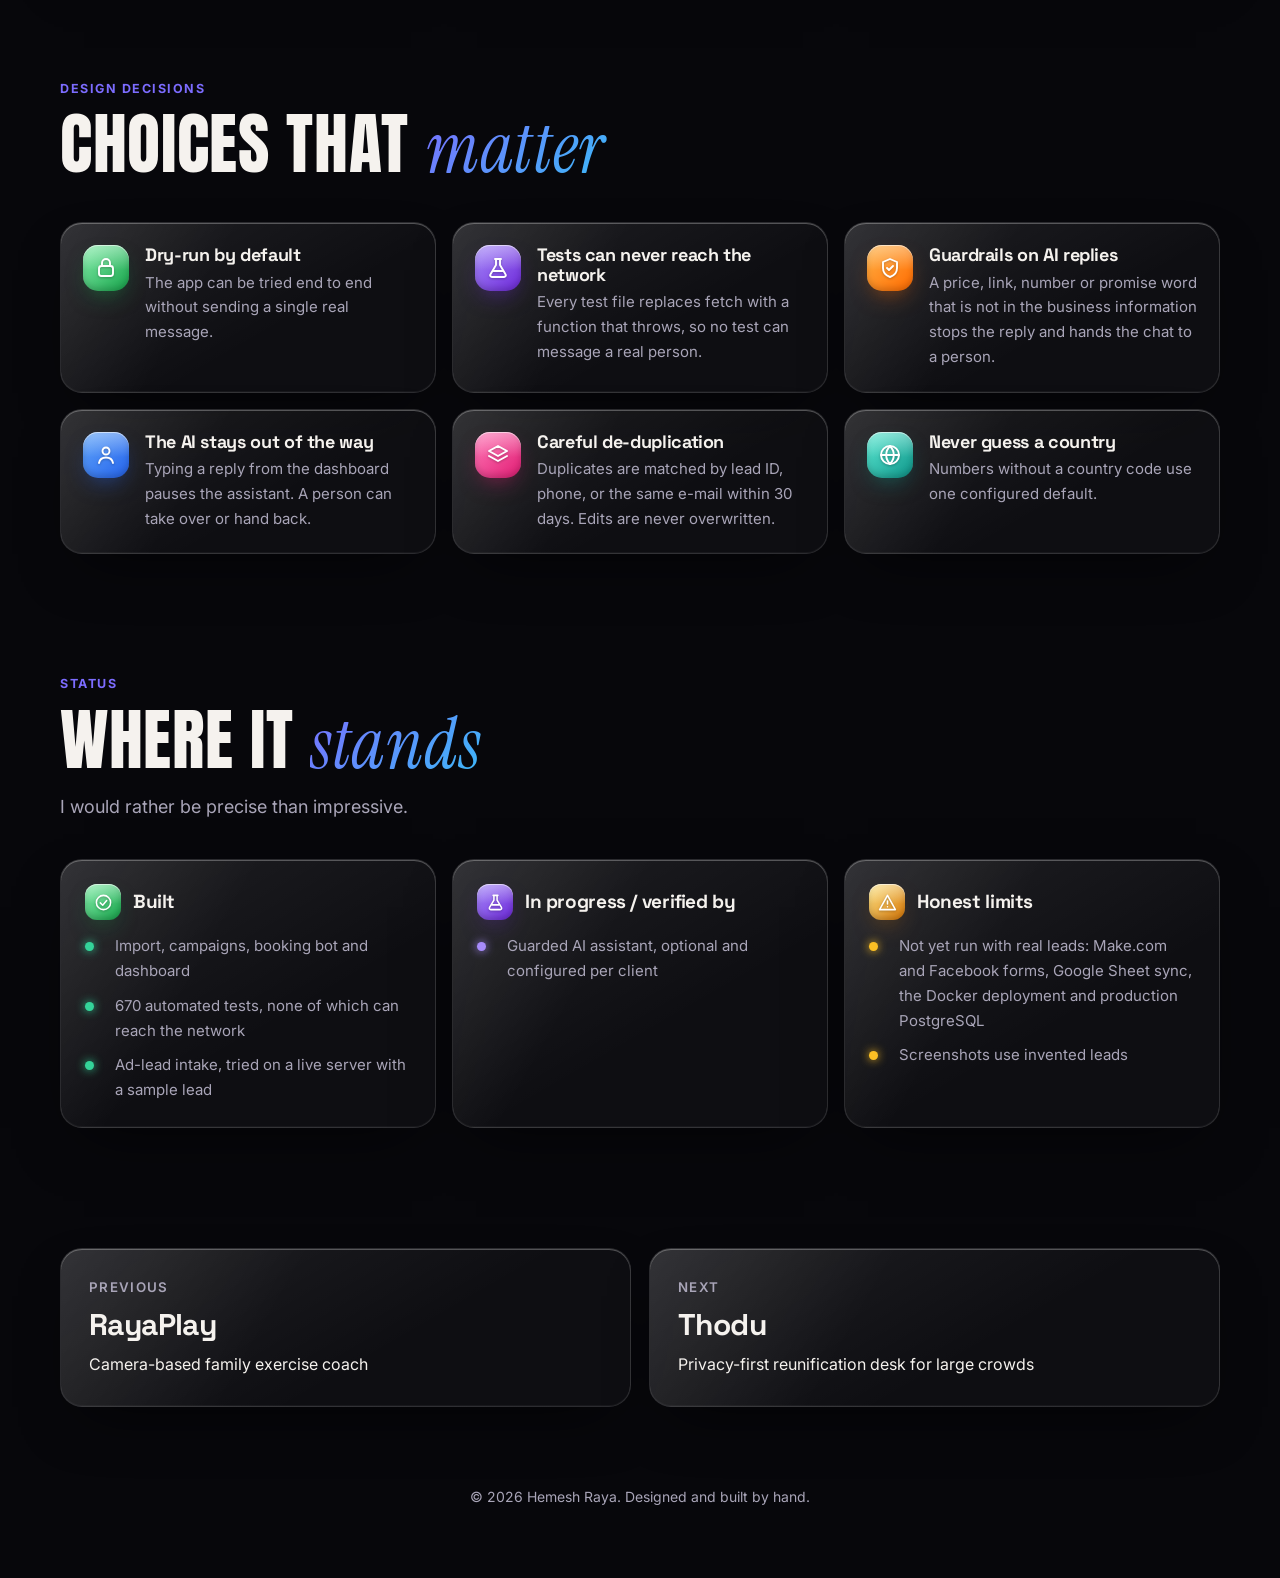
<file: leadanchor.html>
<!doctype html>
<html lang="en">
<head>
<meta charset="utf-8">
<meta name="viewport" content="width=device-width, initial-scale=1">
<title>LeadAnchor | Hemesh Raya</title>
<meta name="description" content="Import leads, message them on WhatsApp, and let them book a call by tapping buttons. A dashboard keeps the inbox, campaigns and appointments in one place.">
<meta property="og:title" content="LeadAnchor | Hemesh Raya">
<meta property="og:description" content="Import leads, message them on WhatsApp, and let them book a call by tapping buttons. A dashboard keeps the inbox, campaigns and appointments in one place.">
<meta property="og:type" content="website">
<meta name="theme-color" content="#07070b">
<link rel="preconnect" href="https://fonts.googleapis.com">
<link rel="preconnect" href="https://fonts.gstatic.com" crossorigin>
<link href="https://fonts.googleapis.com/css2?family=Anton&family=Inter:wght@400;500;600;700&family=Instrument+Serif:ital@0;1&family=JetBrains+Mono:wght@400;500&family=Space+Grotesk:wght@500;600;700&display=swap" rel="stylesheet">
<link rel="stylesheet" href="site.css">
<style>:root{--a:#7c6cff;--a2:#38bdf8;}</style>
</head>
<body>
<div class="mesh" aria-hidden="true"><i></i><i></i><i></i></div><div class="grain" aria-hidden="true"></div>
<div class="cursor-glow" aria-hidden="true"></div><div class="progress" aria-hidden="true"></div>
<header class="nav"><div class="bar glass">
  <a class="brand" href="index.html"><span class="mark">HR</span><span>Hemesh Raya</span></a>
  <nav class="links glass" id="links" aria-label="Main">
    <a href="index.html#projects">Projects</a><a href="index.html#process">Process</a><a href="index.html#experience">Experience</a><a href="index.html#skills">Skills</a><a href="index.html#contact">Contact</a>
  </nav>
  <div style="display:flex;gap:8px">
    <button class="icon-btn menu-btn" id="menu" aria-label="Menu" aria-expanded="false"><svg viewBox="0 0 24 24" fill="none" stroke="currentColor" stroke-width="1.9" stroke-linecap="round" stroke-linejoin="round" aria-hidden="true"><path d="M4 7h16M4 12h16M4 17h16"/></svg></button>
  </div>
</div></header>

<main>
<section class="p-hero"><div class="wrap">
  <a class="crumb" href="index.html#projects"><svg viewBox="0 0 24 24" fill="none" stroke="currentColor" stroke-width="1.9" stroke-linecap="round" stroke-linejoin="round" aria-hidden="true"><path d="M19 12H5M11 6l-6 6 6 6"/></svg> All projects</a>
  <div class="p-hero-grid">
    <div>
      <span class="eyebrow glass" data-hero style="--d:.05s"><span class="ico g-violet sm"><svg viewBox="0 0 24 24" fill="none" stroke="currentColor" stroke-width="1.9" stroke-linecap="round" stroke-linejoin="round" aria-hidden="true"><path d="M21 3L10 14"/><path d="M21 3l-7 18-4-7-7-4 18-7z"/></svg></span><span>Case study 03</span></span>
      <h1 data-hero style="--d:.12s">LeadAnchor</h1>
      <p class="tag" data-hero style="--d:.22s">Import leads, message them on WhatsApp, and let them book a call by tapping buttons. A dashboard keeps the inbox, campaigns and appointments in one place.</p>
      <div class="meta-row" data-hero style="--d:.3s"><span><b>Role:</b> Full-stack design and build</span><span><b>Type:</b> Product build</span></div>
      <div class="chips" data-hero style="--d:.36s"><span class="chip">TypeScript</span><span class="chip">Node.js</span><span class="chip">Fastify</span><span class="chip">React</span><span class="chip">Vite</span><span class="chip">PGlite / PostgreSQL</span><span class="chip">WhatsApp Cloud API</span><span class="chip">OpenAI API</span><span class="chip">Google Sheets API</span><span class="chip">Docker</span></div>
      <div class="cta" data-hero style="--d:.44s"><a class="btn primary" href="https://github.com/HemeshRaya/leadanchor-showcase" target="_blank" rel="noopener"><svg viewBox="0 0 24 24" fill="none" stroke="currentColor" stroke-width="1.9" stroke-linecap="round" stroke-linejoin="round" aria-hidden="true"><path d="M9 19c-4 1.3-4-2-6-2.5m12 4.5v-3.2a2.8 2.8 0 0 0-.8-2.2c2.6-.3 5.3-1.3 5.3-5.8a4.5 4.5 0 0 0-1.2-3.1 4.2 4.2 0 0 0-.1-3.1s-1-.3-3.3 1.2a11.4 11.4 0 0 0-6 0C6.6 3.7 5.6 4 5.6 4a4.2 4.2 0 0 0-.1 3.1A4.5 4.5 0 0 0 4.3 10.2c0 4.5 2.7 5.5 5.3 5.8a2.8 2.8 0 0 0-.8 2.2V21"/></svg> Public showcase on GitHub</a><a class="btn" href="thodu.html">Next: Thodu <svg viewBox="0 0 24 24" fill="none" stroke="currentColor" stroke-width="1.9" stroke-linecap="round" stroke-linejoin="round" aria-hidden="true"><path d="M5 12h14M13 6l6 6-6 6"/></svg></a></div>
    </div>
    <div class="hero-visual" data-hero style="--d:.3s"><div class="frame" data-tilt><div class="top"><i></i><i></i><i></i></div><img src="leadanchor-overview.webp" alt="Overview"></div></div>
  </div>
</div></section>

<section class="sec" style="padding-top:60px"><div class="wrap"><div class="glance"><div class="stat glass" data-reveal><span class="ico g-green"><svg viewBox="0 0 24 24" fill="none" stroke="currentColor" stroke-width="1.9" stroke-linecap="round" stroke-linejoin="round" aria-hidden="true"><circle cx="12" cy="12" r="9"/><path d="M8 12.5l3 3 5-6"/></svg></span><div class="num" data-count="670" data-suffix="">0</div><div class="lab">automated tests, about 40 seconds</div></div><div class="stat glass" data-reveal><span class="ico g-violet"><svg viewBox="0 0 24 24" fill="none" stroke="currentColor" stroke-width="1.9" stroke-linecap="round" stroke-linejoin="round" aria-hidden="true"><path d="M12 3l9 5-9 5-9-5 9-5z"/><path d="M3 13l9 5 9-5"/></svg></span><div class="num" data-count="10" data-suffix="">0</div><div class="lab">dashboard pages</div></div><div class="stat glass" data-reveal><span class="ico g-blue"><svg viewBox="0 0 24 24" fill="none" stroke="currentColor" stroke-width="1.9" stroke-linecap="round" stroke-linejoin="round" aria-hidden="true"><path d="M12 4v11M7.5 11l4.5 4.5L16.5 11M5 20h14"/></svg></span><div class="num" data-count="3" data-suffix="">0</div><div class="lab">import sources: Excel, CSV, Google Sheet</div></div><div class="stat glass" data-reveal><span class="ico g-pink"><svg viewBox="0 0 24 24" fill="none" stroke="currentColor" stroke-width="1.9" stroke-linecap="round" stroke-linejoin="round" aria-hidden="true"><rect x="5" y="10" width="14" height="10" rx="2.5"/><path d="M8 10V7a4 4 0 0 1 8 0v3"/></svg></span><div class="num" data-count="0" data-suffix="">0</div><div class="lab">network calls made by the test suite</div></div></div></div></section>

<section class="sec" id="demo"><div class="wrap">
  <div class="sec-head" data-reveal><div class="kicker">Demo</div><h2>Watch it <span class="em">work</span></h2><p>Press play, or jump to a chapter.</p></div>
  <div class="demo" data-reveal>
    <div><div class="player"><div class="top"><i></i><i></i><i></i><span>LeadAnchor dashboard walkthrough</span></div><video controls playsinline preload="metadata" aria-label="LeadAnchor dashboard walkthrough" poster="leadanchor-demo-poster.jpg"><source src="leadanchor-demo.mp4" type="video/mp4">Your browser cannot play this video.</video></div><p class="demo-note">Screen recording of the real dashboard, using invented leads. Messages are logged, not sent (demo mode). The lead&#x27;s WhatsApp replies are simulated through the webhook.</p></div>
    <div class="chapters glass"><h4>Chapters</h4><button data-t="0.8"><b>0:00</b><span>Sign in</span></button><button data-t="8.5"><b>0:08</b><span>Overview</span></button><button data-t="13.9"><b>0:13</b><span>Import leads</span></button><button data-t="21.2"><b>0:21</b><span>Welcome message</span></button><button data-t="25.6"><b>0:25</b><span>A lead replies</span></button><button data-t="32.4"><b>0:32</b><span>Booking bot</span></button><button data-t="47.7"><b>0:47</b><span>Appointments</span></button><button data-t="55.7"><b>0:55</b><span>Booking setup</span></button><button data-t="62.4"><b>1:02</b><span>Templates</span></button><button data-t="66.8"><b>1:06</b><span>AI assistant</span></button><button data-t="72.2"><b>1:12</b><span>Overview again</span></button></div>
  </div>
</div></section>

<section class="sec"><div class="wrap"><div class="two">
  <div class="story glass" data-reveal><span class="ico g-pink"><svg viewBox="0 0 24 24" fill="none" stroke="currentColor" stroke-width="1.9" stroke-linecap="round" stroke-linejoin="round" aria-hidden="true"><circle cx="12" cy="12" r="9"/><circle cx="12" cy="12" r="5"/><circle cx="12" cy="12" r="1.2"/></svg></span><h3>The problem</h3><p>Sales teams lose leads because follow-up is slow and manual, and leads from ads sit in spreadsheets. Automating replies is risky if an AI can promise things the business never offered.</p></div>
  <div class="story glass" data-reveal><span class="ico g-violet"><svg viewBox="0 0 24 24" fill="none" stroke="currentColor" stroke-width="1.9" stroke-linecap="round" stroke-linejoin="round" aria-hidden="true"><path d="M12 3l1.8 5.2L19 10l-5.2 1.8L12 17l-1.8-5.2L5 10l5.2-1.8L12 3z"/><path d="M19 16l.8 2.2L22 19l-2.2.8L19 22l-.8-2.2L16 19l2.2-.8L19 16z"/></svg></span><h3>What I built</h3><p>LeadAnchor imports leads, sends approved WhatsApp templates, and offers booking by buttons. An optional AI assistant answers questions from the client&#x27;s own information and hands over to a person when unsure.</p></div>
</div></div></section>

<section class="sec"><div class="wrap"><div class="sec-head" data-reveal><div class="kicker">Features</div><h2>What it <span class="em">does</span></h2></div><div class="feat-grid"><div class="feat glass" data-reveal><span class="ico g-blue"><svg viewBox="0 0 24 24" fill="none" stroke="currentColor" stroke-width="1.9" stroke-linecap="round" stroke-linejoin="round" aria-hidden="true"><path d="M12 4v11M7.5 11l4.5 4.5L16.5 11M5 20h14"/></svg></span><h4>Smart import</h4><p>Excel, CSV or Google Sheet. Understands Meta lead-ad exports, skips test rows and merges duplicates.</p></div><div class="feat glass" data-reveal><span class="ico g-pink"><svg viewBox="0 0 24 24" fill="none" stroke="currentColor" stroke-width="1.9" stroke-linecap="round" stroke-linejoin="round" aria-hidden="true"><path d="M21 3L10 14"/><path d="M21 3l-7 18-4-7-7-4 18-7z"/></svg></span><h4>Campaigns and follow-ups</h4><p>Welcome template, first-name personalisation, retries of failed sends and STOP opt-out.</p></div><div class="feat glass" data-reveal><span class="ico g-violet"><svg viewBox="0 0 24 24" fill="none" stroke="currentColor" stroke-width="1.9" stroke-linecap="round" stroke-linejoin="round" aria-hidden="true"><rect x="4" y="5" width="16" height="15" rx="3"/><path d="M8 3v4M16 3v4M4 10h16"/></svg></span><h4>Booking bot</h4><p>Buttons, then days, parts of the day and one-hour windows, with capacity limits.</p></div><div class="feat glass" data-reveal><span class="ico g-teal"><svg viewBox="0 0 24 24" fill="none" stroke="currentColor" stroke-width="1.9" stroke-linecap="round" stroke-linejoin="round" aria-hidden="true"><path d="M4 20V4M4 20h16"/><path d="M8 15l3-4 3 2 5-6"/></svg></span><h4>Dashboard</h4><p>Inbox with unread counts, leads, campaigns, template editor and appointments.</p></div><div class="feat glass" data-reveal><span class="ico g-orange"><svg viewBox="0 0 24 24" fill="none" stroke="currentColor" stroke-width="1.9" stroke-linecap="round" stroke-linejoin="round" aria-hidden="true"><rect x="5" y="8" width="14" height="11" rx="3"/><path d="M12 8V5"/><circle cx="12" cy="3.8" r="1"/><circle cx="9.5" cy="13" r="1.2"/><circle cx="14.5" cy="13" r="1.2"/><path d="M9 16.5h6"/></svg></span><h4>Guarded AI assistant</h4><p>Answers from business information with OpenAI, and hands over when it should not answer.</p></div><div class="feat glass" data-reveal><span class="ico g-amber"><svg viewBox="0 0 24 24" fill="none" stroke="currentColor" stroke-width="1.9" stroke-linecap="round" stroke-linejoin="round" aria-hidden="true"><path d="M13 2L4 14h7l-1 8 9-12h-7l1-8z"/></svg></span><h4>Ad-lead intake</h4><p>Receives Facebook and Instagram lead forms through Make.com or any JSON sender.</p></div></div></div></section>

<section class="sec"><div class="wrap"><div class="sec-head" data-reveal><div class="kicker">Architecture</div><h2>How the pieces <span class="em">fit</span></h2><p>The dashes show the direction of data flow.</p></div><div class="lane glass" data-reveal><h4>Leads in</h4><div class="flow"><div class="node"><span class="ico g-blue"><svg viewBox="0 0 24 24" fill="none" stroke="currentColor" stroke-width="1.9" stroke-linecap="round" stroke-linejoin="round" aria-hidden="true"><path d="M7 3h7l5 5v13H7z"/><path d="M14 3v5h5"/></svg></span><b>Excel, CSV, Sheet</b><span>Or Meta lead ads</span></div><div class="arrow" aria-hidden="true"></div><div class="node"><span class="ico g-amber"><svg viewBox="0 0 24 24" fill="none" stroke="currentColor" stroke-width="1.9" stroke-linecap="round" stroke-linejoin="round" aria-hidden="true"><path d="M13 2L4 14h7l-1 8 9-12h-7l1-8z"/></svg></span><b>Import or intake</b><span>API key protected</span></div><div class="arrow" aria-hidden="true"></div><div class="node"><span class="ico g-violet"><svg viewBox="0 0 24 24" fill="none" stroke="currentColor" stroke-width="1.9" stroke-linecap="round" stroke-linejoin="round" aria-hidden="true"><path d="M12 3l9 5-9 5-9-5 9-5z"/><path d="M3 13l9 5 9-5"/></svg></span><b>De-duplication</b><span>ID, phone, e-mail</span></div><div class="arrow" aria-hidden="true"></div><div class="node"><span class="ico g-teal"><svg viewBox="0 0 24 24" fill="none" stroke="currentColor" stroke-width="1.9" stroke-linecap="round" stroke-linejoin="round" aria-hidden="true"><ellipse cx="12" cy="6" rx="7" ry="3"/><path d="M5 6v6c0 1.7 3.1 3 7 3s7-1.3 7-3V6"/><path d="M5 12v6c0 1.7 3.1 3 7 3s7-1.3 7-3v-6"/></svg></span><b>Database</b><span>PGlite or PostgreSQL</span></div></div></div><div class="lane glass" data-reveal><h4>The conversation</h4><div class="flow"><div class="node"><span class="ico g-violet"><svg viewBox="0 0 24 24" fill="none" stroke="currentColor" stroke-width="1.9" stroke-linecap="round" stroke-linejoin="round" aria-hidden="true"><path d="M4 20V4M4 20h16"/><path d="M8 15l3-4 3 2 5-6"/></svg></span><b>React dashboard</b><span>Inbox and campaigns</span></div><div class="arrow" aria-hidden="true"></div><div class="node"><span class="ico g-blue"><svg viewBox="0 0 24 24" fill="none" stroke="currentColor" stroke-width="1.9" stroke-linecap="round" stroke-linejoin="round" aria-hidden="true"><rect x="4" y="4" width="16" height="6" rx="2"/><rect x="4" y="14" width="16" height="6" rx="2"/><path d="M8 7h.01M8 17h.01"/></svg></span><b>Fastify API</b><span>One service</span></div><div class="arrow" aria-hidden="true"></div><div class="node"><span class="ico g-green"><svg viewBox="0 0 24 24" fill="none" stroke="currentColor" stroke-width="1.9" stroke-linecap="round" stroke-linejoin="round" aria-hidden="true"><path d="M21 3L10 14"/><path d="M21 3l-7 18-4-7-7-4 18-7z"/></svg></span><b>WhatsApp Cloud API</b><span>Send and webhook</span></div><div class="arrow" aria-hidden="true"></div><div class="node"><span class="ico g-pink"><svg viewBox="0 0 24 24" fill="none" stroke="currentColor" stroke-width="1.9" stroke-linecap="round" stroke-linejoin="round" aria-hidden="true"><rect x="4" y="5" width="16" height="15" rx="3"/><path d="M8 3v4M16 3v4M4 10h16"/></svg></span><b>Booking bot</b><span>Buttons and slots</span></div><div class="arrow" aria-hidden="true"></div><div class="node"><span class="ico g-orange"><svg viewBox="0 0 24 24" fill="none" stroke="currentColor" stroke-width="1.9" stroke-linecap="round" stroke-linejoin="round" aria-hidden="true"><rect x="5" y="8" width="14" height="11" rx="3"/><path d="M12 8V5"/><circle cx="12" cy="3.8" r="1"/><circle cx="9.5" cy="13" r="1.2"/><circle cx="14.5" cy="13" r="1.2"/><path d="M9 16.5h6"/></svg></span><b>AI assistant</b><span>Guardrails on every reply</span></div><div class="arrow" aria-hidden="true"></div><div class="node"><span class="ico g-amber"><svg viewBox="0 0 24 24" fill="none" stroke="currentColor" stroke-width="1.9" stroke-linecap="round" stroke-linejoin="round" aria-hidden="true"><circle cx="9" cy="8" r="3.2"/><path d="M3.5 19c.5-3 2.7-5 5.5-5s5 2 5.5 5"/><circle cx="17" cy="9" r="2.5"/><path d="M16 14.2c2.4.1 4.1 1.8 4.5 4.3"/></svg></span><b>A person</b><span>Takes over when unsure</span></div></div></div></div></section>

<section class="sec"><div class="wrap"><div class="sec-head" data-reveal><div class="kicker">In action</div><h2>Real <span class="em">screens</span></h2><p>Tap any screenshot to enlarge it. All data shown is invented.</p></div><div class="gallery"><figure class="shot glass" data-reveal data-zoom style="margin:0;padding:14px"><div class="frame"><div class="top"><i></i><i></i><i></i></div><img src="leadanchor-overview.webp" alt="Overview: Leads, rates and what needs attention" loading="lazy"></div><figcaption><b>Overview</b><span>Leads, rates and what needs attention</span></figcaption></figure><figure class="shot glass" data-reveal data-zoom style="margin:0;padding:14px"><div class="frame"><div class="top"><i></i><i></i><i></i></div><img src="leadanchor-leads.webp" alt="Leads: Import, filter and send the welcome message" loading="lazy"></div><figcaption><b>Leads</b><span>Import, filter and send the welcome message</span></figcaption></figure><figure class="shot glass" data-reveal data-zoom style="margin:0;padding:14px"><div class="frame"><div class="top"><i></i><i></i><i></i></div><img src="leadanchor-campaigns.webp" alt="Campaigns: Message a group of leads" loading="lazy"></div><figcaption><b>Campaigns</b><span>Message a group of leads</span></figcaption></figure><figure class="shot glass" data-reveal data-zoom style="margin:0;padding:14px"><div class="frame"><div class="top"><i></i><i></i><i></i></div><img src="leadanchor-booking.webp" alt="Booking setup: Hours, days and session length" loading="lazy"></div><figcaption><b>Booking setup</b><span>Hours, days and session length</span></figcaption></figure><figure class="shot glass" data-reveal data-zoom style="margin:0;padding:14px"><div class="frame"><div class="top"><i></i><i></i><i></i></div><img src="leadanchor-templates.webp" alt="Templates: Write and submit templates to Meta" loading="lazy"></div><figcaption><b>Templates</b><span>Write and submit templates to Meta</span></figcaption></figure><figure class="shot glass" data-reveal data-zoom style="margin:0;padding:14px"><div class="frame"><div class="top"><i></i><i></i><i></i></div><img src="leadanchor-ai.webp" alt="AI assistant: Configure and test it before going live" loading="lazy"></div><figcaption><b>AI assistant</b><span>Configure and test it before going live</span></figcaption></figure></div></div></section>

<section class="sec"><div class="wrap"><div class="sec-head" data-reveal><div class="kicker">Design decisions</div><h2>Choices that <span class="em">matter</span></h2></div><div class="dec"><div class="d glass" data-reveal><span class="ico g-green"><svg viewBox="0 0 24 24" fill="none" stroke="currentColor" stroke-width="1.9" stroke-linecap="round" stroke-linejoin="round" aria-hidden="true"><rect x="5" y="10" width="14" height="10" rx="2.5"/><path d="M8 10V7a4 4 0 0 1 8 0v3"/></svg></span><div><h4>Dry-run by default</h4><p>The app can be tried end to end without sending a single real message.</p></div></div><div class="d glass" data-reveal><span class="ico g-violet"><svg viewBox="0 0 24 24" fill="none" stroke="currentColor" stroke-width="1.9" stroke-linecap="round" stroke-linejoin="round" aria-hidden="true"><path d="M9 3h6M10 3v6l-5.5 9.2A1.8 1.8 0 0 0 6 21h12a1.8 1.8 0 0 0 1.5-2.8L14 9V3"/><path d="M7.5 15h9"/></svg></span><div><h4>Tests can never reach the network</h4><p>Every test file replaces fetch with a function that throws, so no test can message a real person.</p></div></div><div class="d glass" data-reveal><span class="ico g-orange"><svg viewBox="0 0 24 24" fill="none" stroke="currentColor" stroke-width="1.9" stroke-linecap="round" stroke-linejoin="round" aria-hidden="true"><path d="M12 3l7 3v6c0 4.5-3 7.6-7 9-4-1.4-7-4.5-7-9V6l7-3z"/><path d="M9 12l2 2 4-4"/></svg></span><div><h4>Guardrails on AI replies</h4><p>A price, link, number or promise word that is not in the business information stops the reply and hands the chat to a person.</p></div></div><div class="d glass" data-reveal><span class="ico g-blue"><svg viewBox="0 0 24 24" fill="none" stroke="currentColor" stroke-width="1.9" stroke-linecap="round" stroke-linejoin="round" aria-hidden="true"><circle cx="12" cy="8" r="3.5"/><path d="M5 20c.7-3.7 3.5-5.5 7-5.5s6.3 1.8 7 5.5"/></svg></span><div><h4>The AI stays out of the way</h4><p>Typing a reply from the dashboard pauses the assistant. A person can take over or hand back.</p></div></div><div class="d glass" data-reveal><span class="ico g-pink"><svg viewBox="0 0 24 24" fill="none" stroke="currentColor" stroke-width="1.9" stroke-linecap="round" stroke-linejoin="round" aria-hidden="true"><path d="M12 3l9 5-9 5-9-5 9-5z"/><path d="M3 13l9 5 9-5"/></svg></span><div><h4>Careful de-duplication</h4><p>Duplicates are matched by lead ID, phone, or the same e-mail within 30 days. Edits are never overwritten.</p></div></div><div class="d glass" data-reveal><span class="ico g-teal"><svg viewBox="0 0 24 24" fill="none" stroke="currentColor" stroke-width="1.9" stroke-linecap="round" stroke-linejoin="round" aria-hidden="true"><circle cx="12" cy="12" r="9"/><path d="M3 12h18M12 3c2.5 2.6 3.8 5.6 3.8 9S14.5 18.4 12 21M12 3C9.5 5.6 8.2 8.6 8.2 12S9.5 18.4 12 21"/></svg></span><div><h4>Never guess a country</h4><p>Numbers without a country code use one configured default.</p></div></div></div></div></section>



<section class="sec"><div class="wrap"><div class="sec-head" data-reveal><div class="kicker">Status</div><h2>Where it <span class="em">stands</span></h2><p>I would rather be precise than impressive.</p></div><div class="status"><div class="col glass" data-reveal style="--c:#34d399"><h4><span class="ico g-green sm"><svg viewBox="0 0 24 24" fill="none" stroke="currentColor" stroke-width="1.9" stroke-linecap="round" stroke-linejoin="round" aria-hidden="true"><circle cx="12" cy="12" r="9"/><path d="M8 12.5l3 3 5-6"/></svg></span>Built</h4><ul><li>Import, campaigns, booking bot and dashboard</li><li>670 automated tests, none of which can reach the network</li><li>Ad-lead intake, tried on a live server with a sample lead</li></ul></div><div class="col glass" data-reveal style="--c:#a78bfa"><h4><span class="ico g-violet sm"><svg viewBox="0 0 24 24" fill="none" stroke="currentColor" stroke-width="1.9" stroke-linecap="round" stroke-linejoin="round" aria-hidden="true"><path d="M9 3h6M10 3v6l-5.5 9.2A1.8 1.8 0 0 0 6 21h12a1.8 1.8 0 0 0 1.5-2.8L14 9V3"/><path d="M7.5 15h9"/></svg></span>In progress / verified by</h4><ul><li>Guarded AI assistant, optional and configured per client</li></ul></div><div class="col glass" data-reveal style="--c:#fbbf24"><h4><span class="ico g-amber sm"><svg viewBox="0 0 24 24" fill="none" stroke="currentColor" stroke-width="1.9" stroke-linecap="round" stroke-linejoin="round" aria-hidden="true"><path d="M12 3l10 18H2L12 3z"/><path d="M12 10v4M12 17.5h.01"/></svg></span>Honest limits</h4><ul><li>Not yet run with real leads: Make.com and Facebook forms, Google Sheet sync, the Docker deployment and production PostgreSQL</li><li>Screenshots use invented leads</li></ul></div></div></div></section>

<section class="sec"><div class="wrap"><div class="next">
  <a class="nextcard glass" data-reveal data-tilt href="rayaplay.html" style="--a:#ff7a1a;--a2:#f5b942"><small>Previous</small><h3>RayaPlay</h3><span>Camera-based family exercise coach</span></a>
  <a class="nextcard glass" data-reveal data-tilt href="thodu.html" style="--a:#14b8a6;--a2:#6366f1"><small>Next</small><h3>Thodu</h3><span>Privacy-first reunification desk for large crowds</span></a>
</div></div></section>
</main>
<footer><div class="wrap">&copy; 2026 Hemesh Raya. Designed and built by hand.</div></footer>
<div class="lb" role="dialog" aria-label="Screenshot viewer"><button class="icon-btn x" aria-label="Close"><svg viewBox="0 0 24 24" fill="none" stroke="currentColor" stroke-width="1.9" stroke-linecap="round" stroke-linejoin="round" aria-hidden="true"><path d="M6 6l12 12M18 6L6 18"/></svg></button><img alt=""></div>
<script src="site.js"></script>
</body></html>
</file>
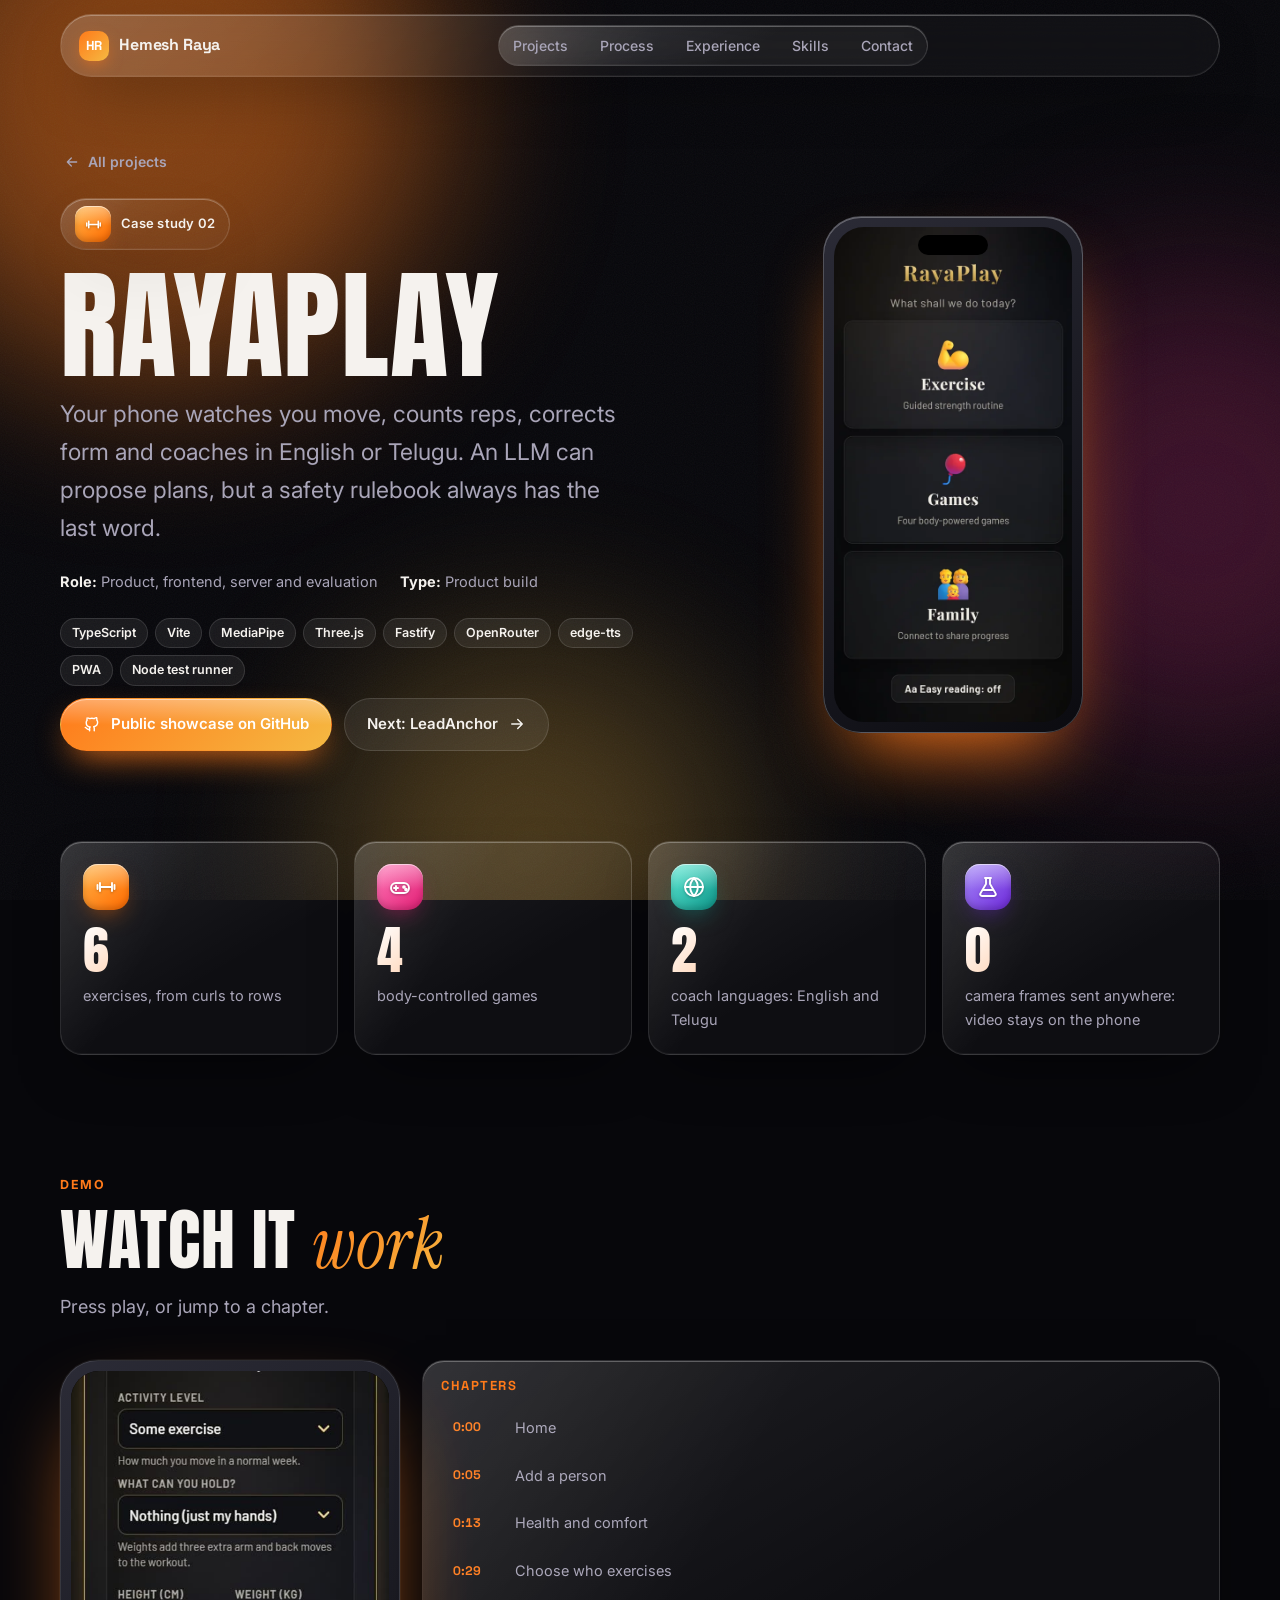
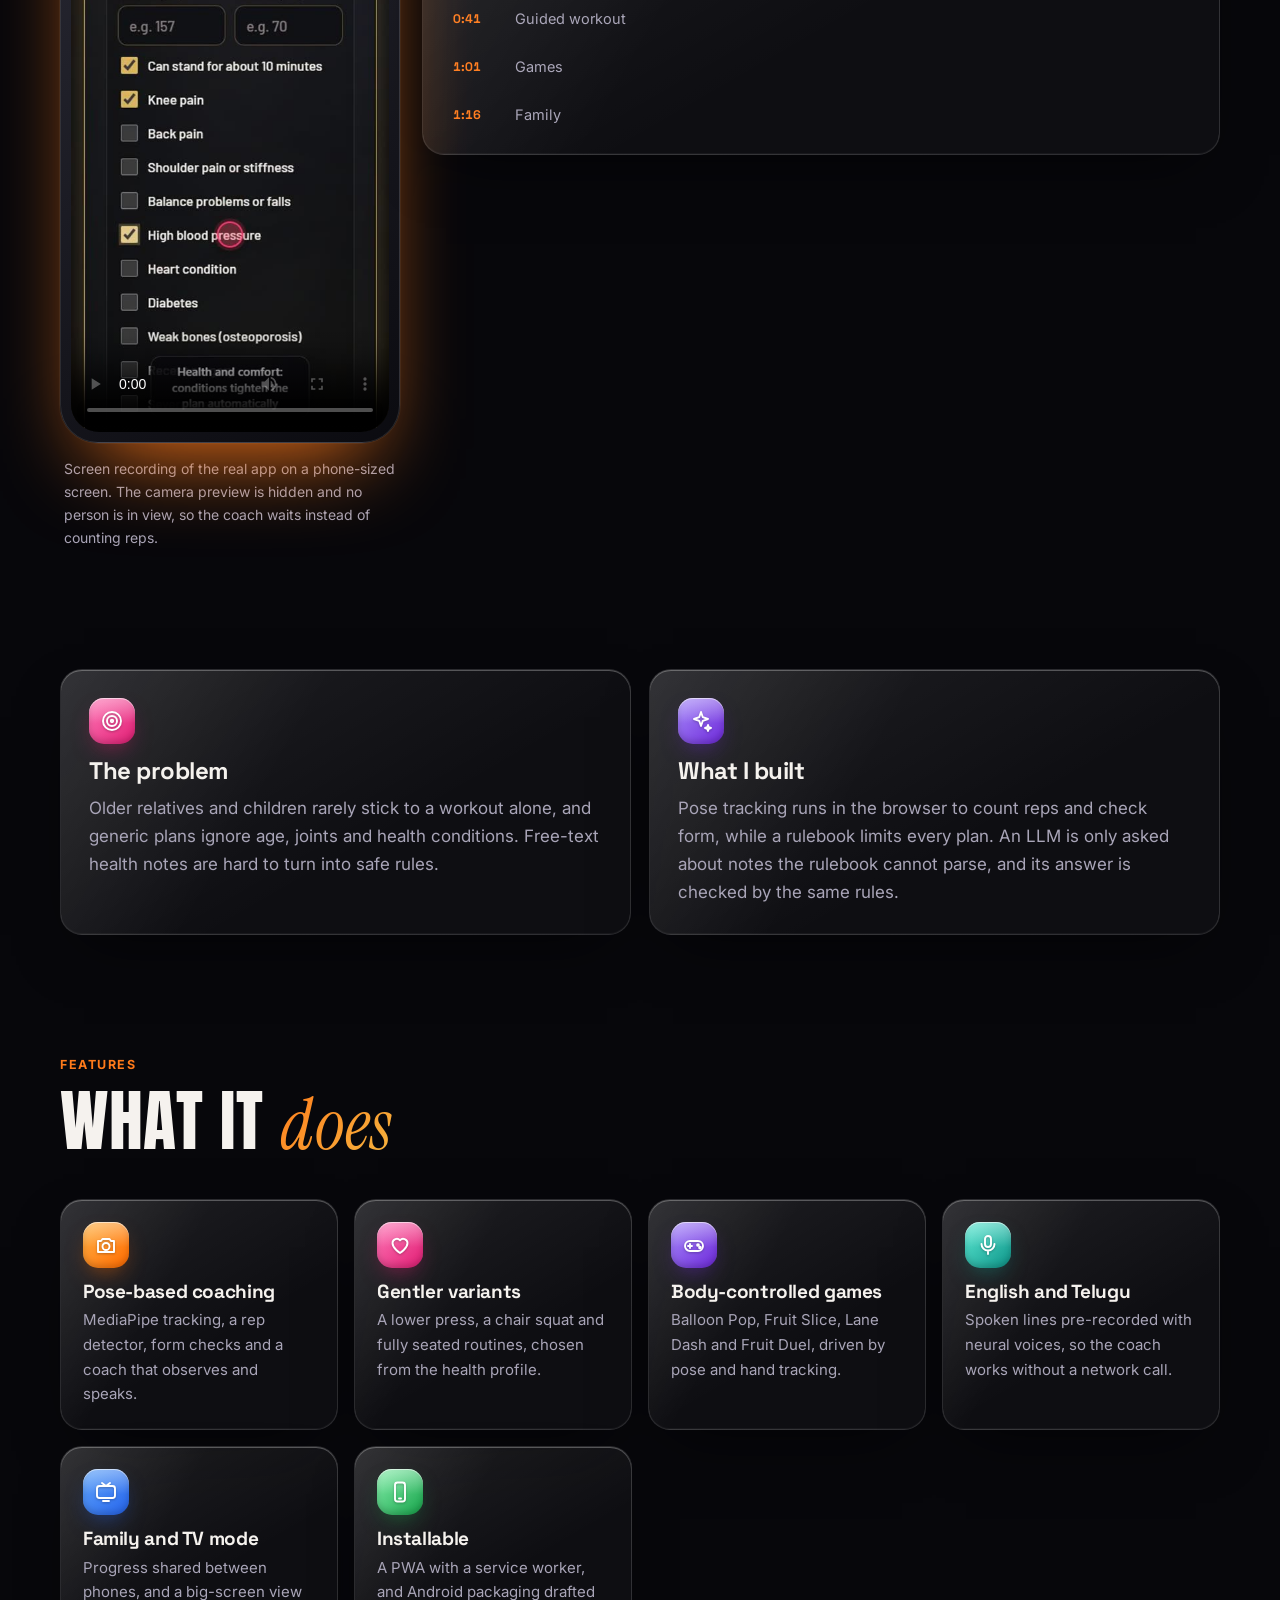
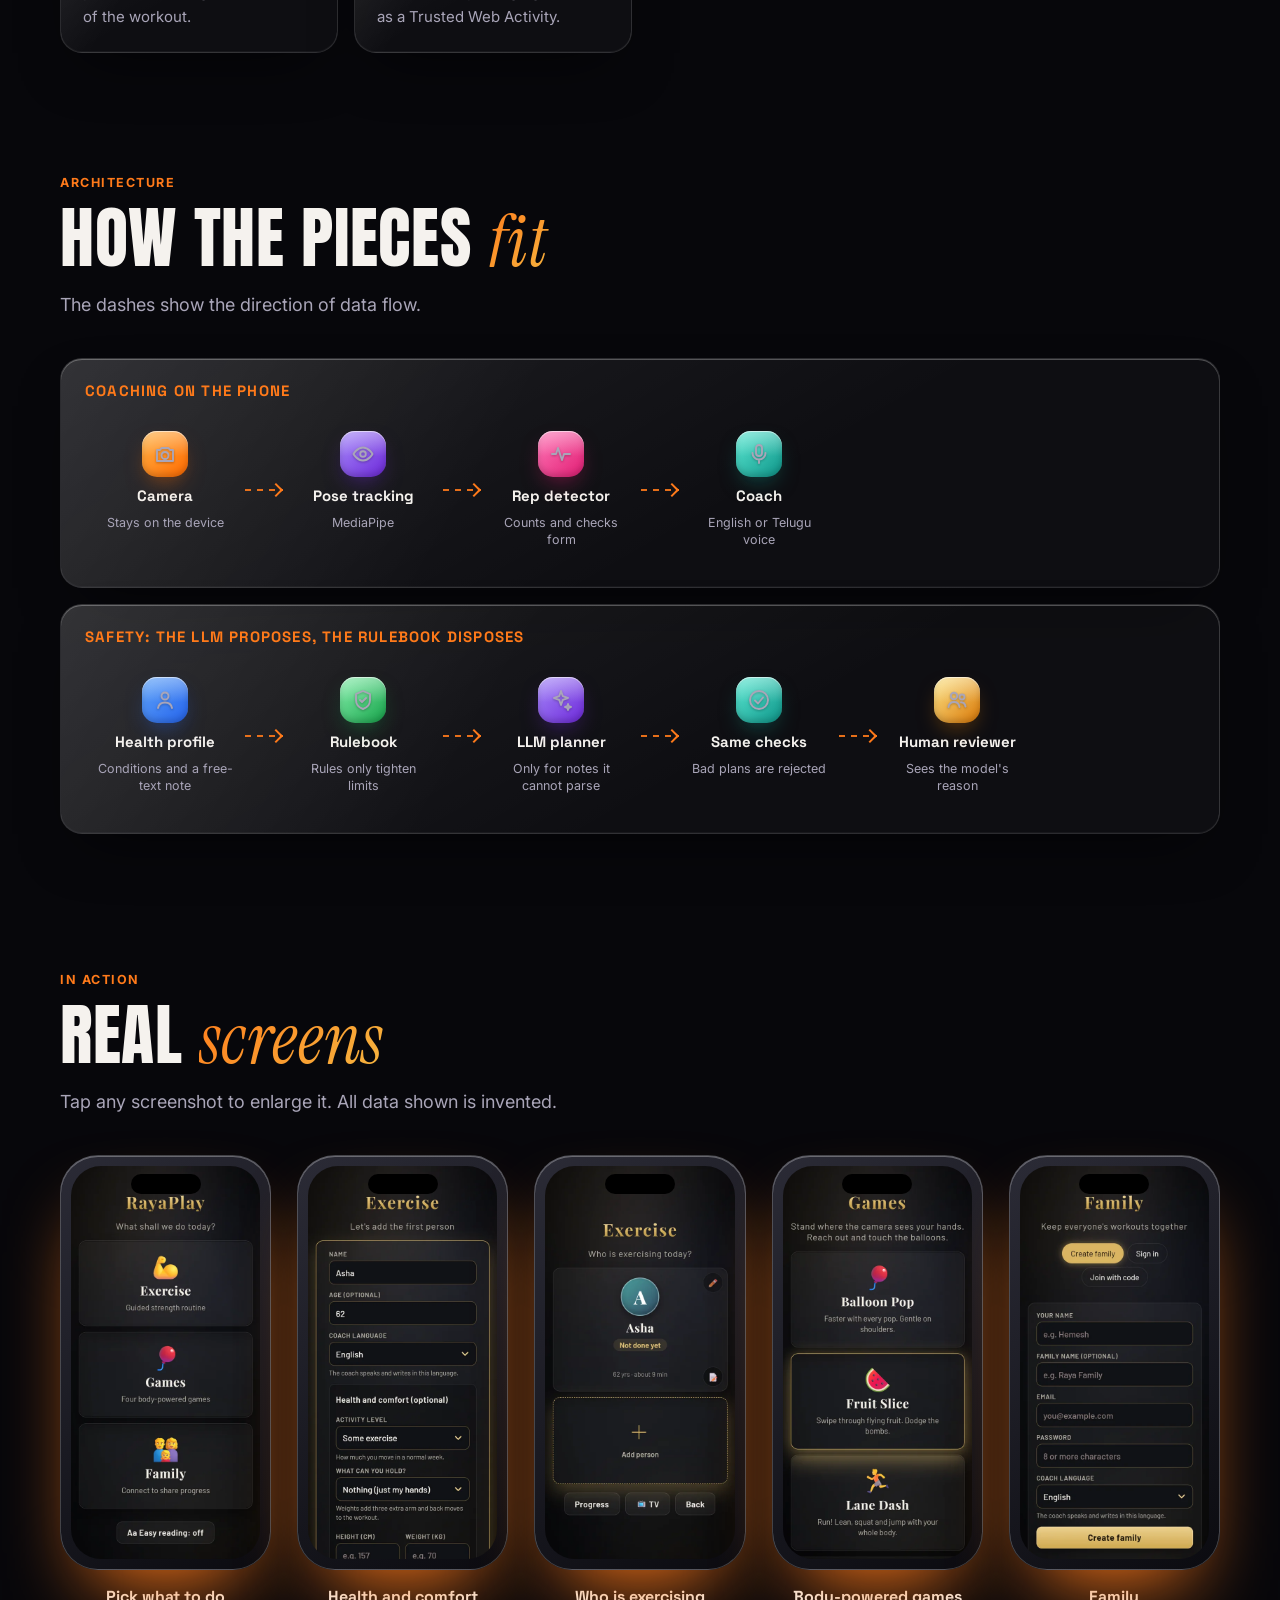
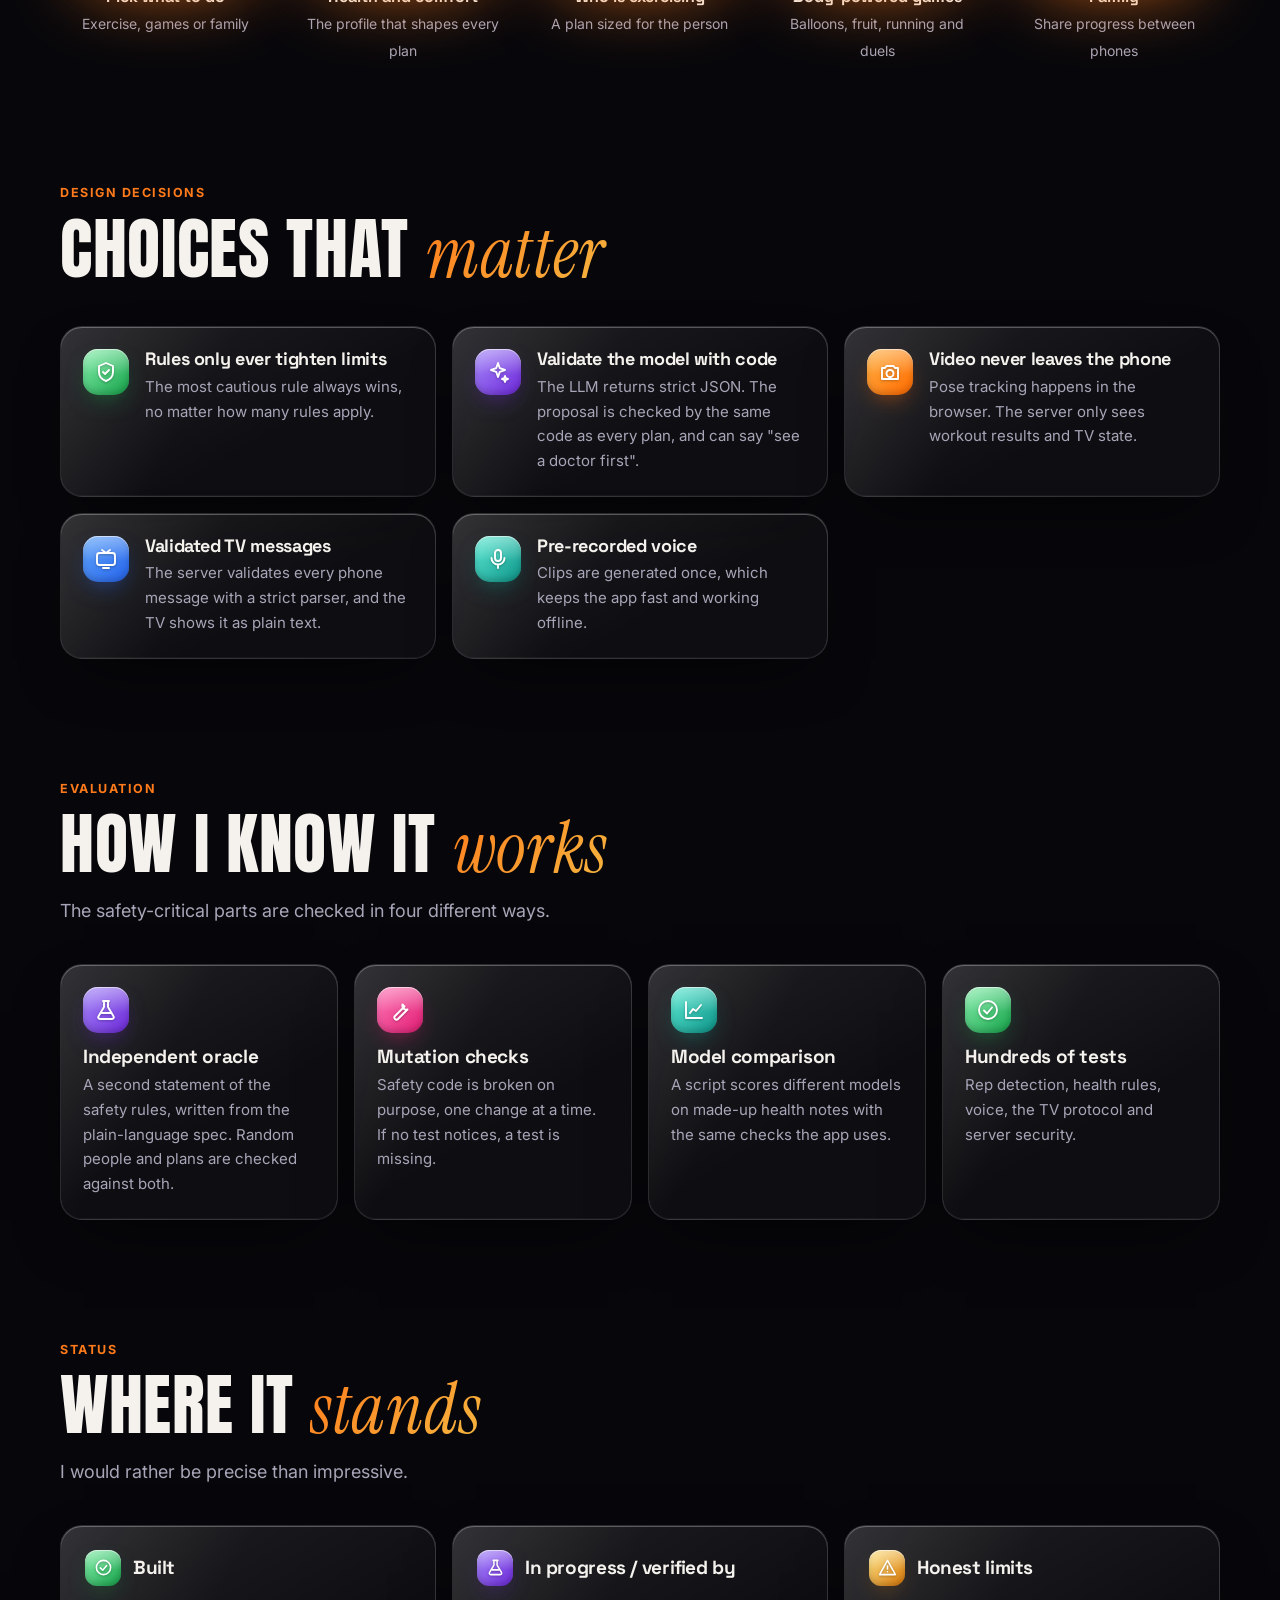
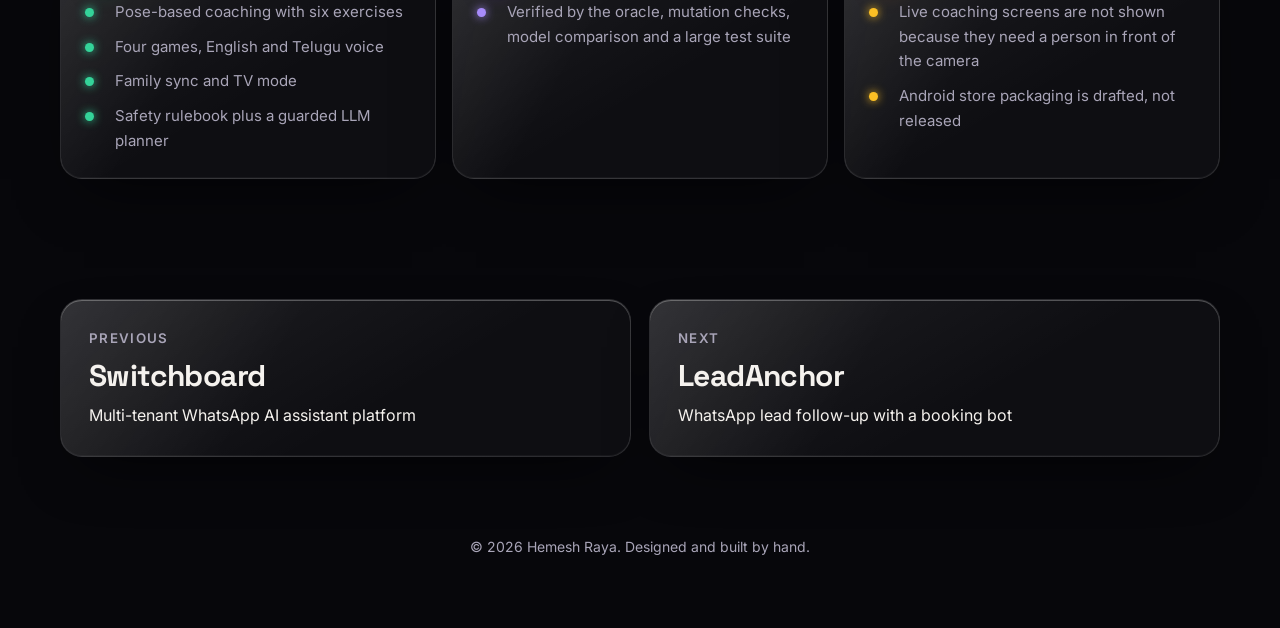
<file: rayaplay.html>
<!doctype html>
<html lang="en">
<head>
<meta charset="utf-8">
<meta name="viewport" content="width=device-width, initial-scale=1">
<title>RayaPlay | Hemesh Raya</title>
<meta name="description" content="Your phone watches you move, counts reps, corrects form and coaches in English or Telugu. An LLM can propose plans, but a safety rulebook always has the last word.">
<meta property="og:title" content="RayaPlay | Hemesh Raya">
<meta property="og:description" content="Your phone watches you move, counts reps, corrects form and coaches in English or Telugu. An LLM can propose plans, but a safety rulebook always has the last word.">
<meta property="og:type" content="website">
<meta name="theme-color" content="#07070b">
<link rel="preconnect" href="https://fonts.googleapis.com">
<link rel="preconnect" href="https://fonts.gstatic.com" crossorigin>
<link href="https://fonts.googleapis.com/css2?family=Anton&family=Inter:wght@400;500;600;700&family=Instrument+Serif:ital@0;1&family=JetBrains+Mono:wght@400;500&family=Space+Grotesk:wght@500;600;700&display=swap" rel="stylesheet">
<link rel="stylesheet" href="site.css">
<style>:root{--a:#ff7a1a;--a2:#f5b942;}</style>
</head>
<body>
<div class="mesh" aria-hidden="true"><i></i><i></i><i></i></div><div class="grain" aria-hidden="true"></div>
<div class="cursor-glow" aria-hidden="true"></div><div class="progress" aria-hidden="true"></div>
<header class="nav"><div class="bar glass">
  <a class="brand" href="index.html"><span class="mark">HR</span><span>Hemesh Raya</span></a>
  <nav class="links glass" id="links" aria-label="Main">
    <a href="index.html#projects">Projects</a><a href="index.html#process">Process</a><a href="index.html#experience">Experience</a><a href="index.html#skills">Skills</a><a href="index.html#contact">Contact</a>
  </nav>
  <div style="display:flex;gap:8px">
    <button class="icon-btn menu-btn" id="menu" aria-label="Menu" aria-expanded="false"><svg viewBox="0 0 24 24" fill="none" stroke="currentColor" stroke-width="1.9" stroke-linecap="round" stroke-linejoin="round" aria-hidden="true"><path d="M4 7h16M4 12h16M4 17h16"/></svg></button>
  </div>
</div></header>

<main>
<section class="p-hero"><div class="wrap">
  <a class="crumb" href="index.html#projects"><svg viewBox="0 0 24 24" fill="none" stroke="currentColor" stroke-width="1.9" stroke-linecap="round" stroke-linejoin="round" aria-hidden="true"><path d="M19 12H5M11 6l-6 6 6 6"/></svg> All projects</a>
  <div class="p-hero-grid">
    <div>
      <span class="eyebrow glass" data-hero style="--d:.05s"><span class="ico g-orange sm"><svg viewBox="0 0 24 24" fill="none" stroke="currentColor" stroke-width="1.9" stroke-linecap="round" stroke-linejoin="round" aria-hidden="true"><path d="M6 8v8M3.5 10v4M18 8v8M20.5 10v4M6 12h12"/></svg></span><span>Case study 02</span></span>
      <h1 data-hero style="--d:.12s">RayaPlay</h1>
      <p class="tag" data-hero style="--d:.22s">Your phone watches you move, counts reps, corrects form and coaches in English or Telugu. An LLM can propose plans, but a safety rulebook always has the last word.</p>
      <div class="meta-row" data-hero style="--d:.3s"><span><b>Role:</b> Product, frontend, server and evaluation</span><span><b>Type:</b> Product build</span></div>
      <div class="chips" data-hero style="--d:.36s"><span class="chip">TypeScript</span><span class="chip">Vite</span><span class="chip">MediaPipe</span><span class="chip">Three.js</span><span class="chip">Fastify</span><span class="chip">OpenRouter</span><span class="chip">edge-tts</span><span class="chip">PWA</span><span class="chip">Node test runner</span></div>
      <div class="cta" data-hero style="--d:.44s"><a class="btn primary" href="https://github.com/HemeshRaya/rayaplay-showcase" target="_blank" rel="noopener"><svg viewBox="0 0 24 24" fill="none" stroke="currentColor" stroke-width="1.9" stroke-linecap="round" stroke-linejoin="round" aria-hidden="true"><path d="M9 19c-4 1.3-4-2-6-2.5m12 4.5v-3.2a2.8 2.8 0 0 0-.8-2.2c2.6-.3 5.3-1.3 5.3-5.8a4.5 4.5 0 0 0-1.2-3.1 4.2 4.2 0 0 0-.1-3.1s-1-.3-3.3 1.2a11.4 11.4 0 0 0-6 0C6.6 3.7 5.6 4 5.6 4a4.2 4.2 0 0 0-.1 3.1A4.5 4.5 0 0 0 4.3 10.2c0 4.5 2.7 5.5 5.3 5.8a2.8 2.8 0 0 0-.8 2.2V21"/></svg> Public showcase on GitHub</a><a class="btn" href="leadanchor.html">Next: LeadAnchor <svg viewBox="0 0 24 24" fill="none" stroke="currentColor" stroke-width="1.9" stroke-linecap="round" stroke-linejoin="round" aria-hidden="true"><path d="M5 12h14M13 6l6 6-6 6"/></svg></a></div>
    </div>
    <div class="hero-visual" data-hero style="--d:.3s"><div class="phone" data-tilt><img src="rayaplay-home.webp" alt="Pick what to do"></div></div>
  </div>
</div></section>

<section class="sec" style="padding-top:60px"><div class="wrap"><div class="glance"><div class="stat glass" data-reveal><span class="ico g-orange"><svg viewBox="0 0 24 24" fill="none" stroke="currentColor" stroke-width="1.9" stroke-linecap="round" stroke-linejoin="round" aria-hidden="true"><path d="M6 8v8M3.5 10v4M18 8v8M20.5 10v4M6 12h12"/></svg></span><div class="num" data-count="6" data-suffix="">0</div><div class="lab">exercises, from curls to rows</div></div><div class="stat glass" data-reveal><span class="ico g-pink"><svg viewBox="0 0 24 24" fill="none" stroke="currentColor" stroke-width="1.9" stroke-linecap="round" stroke-linejoin="round" aria-hidden="true"><rect x="3" y="8" width="18" height="10" rx="5"/><path d="M8 11v4M6 13h4"/><circle cx="16" cy="12" r=".9"/><circle cx="18" cy="14.5" r=".9"/></svg></span><div class="num" data-count="4" data-suffix="">0</div><div class="lab">body-controlled games</div></div><div class="stat glass" data-reveal><span class="ico g-teal"><svg viewBox="0 0 24 24" fill="none" stroke="currentColor" stroke-width="1.9" stroke-linecap="round" stroke-linejoin="round" aria-hidden="true"><circle cx="12" cy="12" r="9"/><path d="M3 12h18M12 3c2.5 2.6 3.8 5.6 3.8 9S14.5 18.4 12 21M12 3C9.5 5.6 8.2 8.6 8.2 12S9.5 18.4 12 21"/></svg></span><div class="num" data-count="2" data-suffix="">0</div><div class="lab">coach languages: English and Telugu</div></div><div class="stat glass" data-reveal><span class="ico g-violet"><svg viewBox="0 0 24 24" fill="none" stroke="currentColor" stroke-width="1.9" stroke-linecap="round" stroke-linejoin="round" aria-hidden="true"><path d="M9 3h6M10 3v6l-5.5 9.2A1.8 1.8 0 0 0 6 21h12a1.8 1.8 0 0 0 1.5-2.8L14 9V3"/><path d="M7.5 15h9"/></svg></span><div class="num" data-count="0" data-suffix="">0</div><div class="lab">camera frames sent anywhere: video stays on the phone</div></div></div></div></section>

<section class="sec" id="demo"><div class="wrap">
  <div class="sec-head" data-reveal><div class="kicker">Demo</div><h2>Watch it <span class="em">work</span></h2><p>Press play, or jump to a chapter.</p></div>
  <div class="demo phone-demo" data-reveal>
    <div><div class="player"><div class="top"><i></i><i></i><i></i><span>RayaPlay walkthrough</span></div><video controls playsinline preload="metadata" aria-label="RayaPlay walkthrough" poster="rayaplay-demo-poster.jpg"><source src="rayaplay-demo.mp4" type="video/mp4">Your browser cannot play this video.</video></div><p class="demo-note">Screen recording of the real app on a phone-sized screen. The camera preview is hidden and no person is in view, so the coach waits instead of counting reps.</p></div>
    <div class="chapters glass"><h4>Chapters</h4><button data-t="0"><b>0:00</b><span>Home</span></button><button data-t="5"><b>0:05</b><span>Add a person</span></button><button data-t="13.1"><b>0:13</b><span>Health and comfort</span></button><button data-t="29.1"><b>0:29</b><span>Choose who exercises</span></button><button data-t="41.6"><b>0:41</b><span>Guided workout</span></button><button data-t="61.7"><b>1:01</b><span>Games</span></button><button data-t="76.6"><b>1:16</b><span>Family</span></button></div>
  </div>
</div></section>

<section class="sec"><div class="wrap"><div class="two">
  <div class="story glass" data-reveal><span class="ico g-pink"><svg viewBox="0 0 24 24" fill="none" stroke="currentColor" stroke-width="1.9" stroke-linecap="round" stroke-linejoin="round" aria-hidden="true"><circle cx="12" cy="12" r="9"/><circle cx="12" cy="12" r="5"/><circle cx="12" cy="12" r="1.2"/></svg></span><h3>The problem</h3><p>Older relatives and children rarely stick to a workout alone, and generic plans ignore age, joints and health conditions. Free-text health notes are hard to turn into safe rules.</p></div>
  <div class="story glass" data-reveal><span class="ico g-violet"><svg viewBox="0 0 24 24" fill="none" stroke="currentColor" stroke-width="1.9" stroke-linecap="round" stroke-linejoin="round" aria-hidden="true"><path d="M12 3l1.8 5.2L19 10l-5.2 1.8L12 17l-1.8-5.2L5 10l5.2-1.8L12 3z"/><path d="M19 16l.8 2.2L22 19l-2.2.8L19 22l-.8-2.2L16 19l2.2-.8L19 16z"/></svg></span><h3>What I built</h3><p>Pose tracking runs in the browser to count reps and check form, while a rulebook limits every plan. An LLM is only asked about notes the rulebook cannot parse, and its answer is checked by the same rules.</p></div>
</div></div></section>

<section class="sec"><div class="wrap"><div class="sec-head" data-reveal><div class="kicker">Features</div><h2>What it <span class="em">does</span></h2></div><div class="feat-grid"><div class="feat glass" data-reveal><span class="ico g-orange"><svg viewBox="0 0 24 24" fill="none" stroke="currentColor" stroke-width="1.9" stroke-linecap="round" stroke-linejoin="round" aria-hidden="true"><path d="M4 8h3l1.5-2h7L17 8h3v11H4z"/><circle cx="12" cy="13.5" r="3.5"/></svg></span><h4>Pose-based coaching</h4><p>MediaPipe tracking, a rep detector, form checks and a coach that observes and speaks.</p></div><div class="feat glass" data-reveal><span class="ico g-pink"><svg viewBox="0 0 24 24" fill="none" stroke="currentColor" stroke-width="1.9" stroke-linecap="round" stroke-linejoin="round" aria-hidden="true"><path d="M12 20s-7.5-4.6-7.5-10A4.3 4.3 0 0 1 12 7.3 4.3 4.3 0 0 1 19.5 10c0 5.4-7.5 10-7.5 10z"/></svg></span><h4>Gentler variants</h4><p>A lower press, a chair squat and fully seated routines, chosen from the health profile.</p></div><div class="feat glass" data-reveal><span class="ico g-violet"><svg viewBox="0 0 24 24" fill="none" stroke="currentColor" stroke-width="1.9" stroke-linecap="round" stroke-linejoin="round" aria-hidden="true"><rect x="3" y="8" width="18" height="10" rx="5"/><path d="M8 11v4M6 13h4"/><circle cx="16" cy="12" r=".9"/><circle cx="18" cy="14.5" r=".9"/></svg></span><h4>Body-controlled games</h4><p>Balloon Pop, Fruit Slice, Lane Dash and Fruit Duel, driven by pose and hand tracking.</p></div><div class="feat glass" data-reveal><span class="ico g-teal"><svg viewBox="0 0 24 24" fill="none" stroke="currentColor" stroke-width="1.9" stroke-linecap="round" stroke-linejoin="round" aria-hidden="true"><rect x="9" y="3" width="6" height="11" rx="3"/><path d="M5.5 11a6.5 6.5 0 0 0 13 0M12 17.5V21"/></svg></span><h4>English and Telugu</h4><p>Spoken lines pre-recorded with neural voices, so the coach works without a network call.</p></div><div class="feat glass" data-reveal><span class="ico g-blue"><svg viewBox="0 0 24 24" fill="none" stroke="currentColor" stroke-width="1.9" stroke-linecap="round" stroke-linejoin="round" aria-hidden="true"><rect x="3" y="6" width="18" height="12" rx="2.5"/><path d="M9 21h6M8 3l4 3 4-3"/></svg></span><h4>Family and TV mode</h4><p>Progress shared between phones, and a big-screen view of the workout.</p></div><div class="feat glass" data-reveal><span class="ico g-green"><svg viewBox="0 0 24 24" fill="none" stroke="currentColor" stroke-width="1.9" stroke-linecap="round" stroke-linejoin="round" aria-hidden="true"><rect x="7" y="2.5" width="10" height="19" rx="2.5"/><path d="M11 18.5h2"/></svg></span><h4>Installable</h4><p>A PWA with a service worker, and Android packaging drafted as a Trusted Web Activity.</p></div></div></div></section>

<section class="sec"><div class="wrap"><div class="sec-head" data-reveal><div class="kicker">Architecture</div><h2>How the pieces <span class="em">fit</span></h2><p>The dashes show the direction of data flow.</p></div><div class="lane glass" data-reveal><h4>Coaching on the phone</h4><div class="flow"><div class="node"><span class="ico g-orange"><svg viewBox="0 0 24 24" fill="none" stroke="currentColor" stroke-width="1.9" stroke-linecap="round" stroke-linejoin="round" aria-hidden="true"><path d="M4 8h3l1.5-2h7L17 8h3v11H4z"/><circle cx="12" cy="13.5" r="3.5"/></svg></span><b>Camera</b><span>Stays on the device</span></div><div class="arrow" aria-hidden="true"></div><div class="node"><span class="ico g-violet"><svg viewBox="0 0 24 24" fill="none" stroke="currentColor" stroke-width="1.9" stroke-linecap="round" stroke-linejoin="round" aria-hidden="true"><path d="M2.5 12S6 5.5 12 5.5 21.5 12 21.5 12 18 18.5 12 18.5 2.5 12 2.5 12z"/><circle cx="12" cy="12" r="2.8"/></svg></span><b>Pose tracking</b><span>MediaPipe</span></div><div class="arrow" aria-hidden="true"></div><div class="node"><span class="ico g-pink"><svg viewBox="0 0 24 24" fill="none" stroke="currentColor" stroke-width="1.9" stroke-linecap="round" stroke-linejoin="round" aria-hidden="true"><path d="M3 12h4l2-6 4 12 2-6h6"/></svg></span><b>Rep detector</b><span>Counts and checks form</span></div><div class="arrow" aria-hidden="true"></div><div class="node"><span class="ico g-teal"><svg viewBox="0 0 24 24" fill="none" stroke="currentColor" stroke-width="1.9" stroke-linecap="round" stroke-linejoin="round" aria-hidden="true"><rect x="9" y="3" width="6" height="11" rx="3"/><path d="M5.5 11a6.5 6.5 0 0 0 13 0M12 17.5V21"/></svg></span><b>Coach</b><span>English or Telugu voice</span></div></div></div><div class="lane glass" data-reveal><h4>Safety: the LLM proposes, the rulebook disposes</h4><div class="flow"><div class="node"><span class="ico g-blue"><svg viewBox="0 0 24 24" fill="none" stroke="currentColor" stroke-width="1.9" stroke-linecap="round" stroke-linejoin="round" aria-hidden="true"><circle cx="12" cy="8" r="3.5"/><path d="M5 20c.7-3.7 3.5-5.5 7-5.5s6.3 1.8 7 5.5"/></svg></span><b>Health profile</b><span>Conditions and a free-text note</span></div><div class="arrow" aria-hidden="true"></div><div class="node"><span class="ico g-green"><svg viewBox="0 0 24 24" fill="none" stroke="currentColor" stroke-width="1.9" stroke-linecap="round" stroke-linejoin="round" aria-hidden="true"><path d="M12 3l7 3v6c0 4.5-3 7.6-7 9-4-1.4-7-4.5-7-9V6l7-3z"/><path d="M9 12l2 2 4-4"/></svg></span><b>Rulebook</b><span>Rules only tighten limits</span></div><div class="arrow" aria-hidden="true"></div><div class="node"><span class="ico g-violet"><svg viewBox="0 0 24 24" fill="none" stroke="currentColor" stroke-width="1.9" stroke-linecap="round" stroke-linejoin="round" aria-hidden="true"><path d="M12 3l1.8 5.2L19 10l-5.2 1.8L12 17l-1.8-5.2L5 10l5.2-1.8L12 3z"/><path d="M19 16l.8 2.2L22 19l-2.2.8L19 22l-.8-2.2L16 19l2.2-.8L19 16z"/></svg></span><b>LLM planner</b><span>Only for notes it cannot parse</span></div><div class="arrow" aria-hidden="true"></div><div class="node"><span class="ico g-teal"><svg viewBox="0 0 24 24" fill="none" stroke="currentColor" stroke-width="1.9" stroke-linecap="round" stroke-linejoin="round" aria-hidden="true"><circle cx="12" cy="12" r="9"/><path d="M8 12.5l3 3 5-6"/></svg></span><b>Same checks</b><span>Bad plans are rejected</span></div><div class="arrow" aria-hidden="true"></div><div class="node"><span class="ico g-amber"><svg viewBox="0 0 24 24" fill="none" stroke="currentColor" stroke-width="1.9" stroke-linecap="round" stroke-linejoin="round" aria-hidden="true"><circle cx="9" cy="8" r="3.2"/><path d="M3.5 19c.5-3 2.7-5 5.5-5s5 2 5.5 5"/><circle cx="17" cy="9" r="2.5"/><path d="M16 14.2c2.4.1 4.1 1.8 4.5 4.3"/></svg></span><b>Human reviewer</b><span>Sees the model's reason</span></div></div></div></div></section>

<section class="sec"><div class="wrap"><div class="sec-head" data-reveal><div class="kicker">In action</div><h2>Real <span class="em">screens</span></h2><p>Tap any screenshot to enlarge it. All data shown is invented.</p></div><div class="shots-phone" style="margin-top:34px"><figure data-reveal><div class="phone" data-zoom><img src="rayaplay-home.webp" alt="Pick what to do: Exercise, games or family" loading="lazy"></div><figcaption><b>Pick what to do</b><span>Exercise, games or family</span></figcaption></figure><figure data-reveal><div class="phone" data-zoom><img src="rayaplay-profile.webp" alt="Health and comfort: The profile that shapes every plan" loading="lazy"></div><figcaption><b>Health and comfort</b><span>The profile that shapes every plan</span></figcaption></figure><figure data-reveal><div class="phone" data-zoom><img src="rayaplay-plan.webp" alt="Who is exercising: A plan sized for the person" loading="lazy"></div><figcaption><b>Who is exercising</b><span>A plan sized for the person</span></figcaption></figure><figure data-reveal><div class="phone" data-zoom><img src="rayaplay-games.webp" alt="Body-powered games: Balloons, fruit, running and duels" loading="lazy"></div><figcaption><b>Body-powered games</b><span>Balloons, fruit, running and duels</span></figcaption></figure><figure data-reveal><div class="phone" data-zoom><img src="rayaplay-family.webp" alt="Family: Share progress between phones" loading="lazy"></div><figcaption><b>Family</b><span>Share progress between phones</span></figcaption></figure></div></div></section>

<section class="sec"><div class="wrap"><div class="sec-head" data-reveal><div class="kicker">Design decisions</div><h2>Choices that <span class="em">matter</span></h2></div><div class="dec"><div class="d glass" data-reveal><span class="ico g-green"><svg viewBox="0 0 24 24" fill="none" stroke="currentColor" stroke-width="1.9" stroke-linecap="round" stroke-linejoin="round" aria-hidden="true"><path d="M12 3l7 3v6c0 4.5-3 7.6-7 9-4-1.4-7-4.5-7-9V6l7-3z"/><path d="M9 12l2 2 4-4"/></svg></span><div><h4>Rules only ever tighten limits</h4><p>The most cautious rule always wins, no matter how many rules apply.</p></div></div><div class="d glass" data-reveal><span class="ico g-violet"><svg viewBox="0 0 24 24" fill="none" stroke="currentColor" stroke-width="1.9" stroke-linecap="round" stroke-linejoin="round" aria-hidden="true"><path d="M12 3l1.8 5.2L19 10l-5.2 1.8L12 17l-1.8-5.2L5 10l5.2-1.8L12 3z"/><path d="M19 16l.8 2.2L22 19l-2.2.8L19 22l-.8-2.2L16 19l2.2-.8L19 16z"/></svg></span><div><h4>Validate the model with code</h4><p>The LLM returns strict JSON. The proposal is checked by the same code as every plan, and can say "see a doctor first".</p></div></div><div class="d glass" data-reveal><span class="ico g-orange"><svg viewBox="0 0 24 24" fill="none" stroke="currentColor" stroke-width="1.9" stroke-linecap="round" stroke-linejoin="round" aria-hidden="true"><path d="M4 8h3l1.5-2h7L17 8h3v11H4z"/><circle cx="12" cy="13.5" r="3.5"/></svg></span><div><h4>Video never leaves the phone</h4><p>Pose tracking happens in the browser. The server only sees workout results and TV state.</p></div></div><div class="d glass" data-reveal><span class="ico g-blue"><svg viewBox="0 0 24 24" fill="none" stroke="currentColor" stroke-width="1.9" stroke-linecap="round" stroke-linejoin="round" aria-hidden="true"><rect x="3" y="6" width="18" height="12" rx="2.5"/><path d="M9 21h6M8 3l4 3 4-3"/></svg></span><div><h4>Validated TV messages</h4><p>The server validates every phone message with a strict parser, and the TV shows it as plain text.</p></div></div><div class="d glass" data-reveal><span class="ico g-teal"><svg viewBox="0 0 24 24" fill="none" stroke="currentColor" stroke-width="1.9" stroke-linecap="round" stroke-linejoin="round" aria-hidden="true"><rect x="9" y="3" width="6" height="11" rx="3"/><path d="M5.5 11a6.5 6.5 0 0 0 13 0M12 17.5V21"/></svg></span><div><h4>Pre-recorded voice</h4><p>Clips are generated once, which keeps the app fast and working offline.</p></div></div></div></div></section>

<section class="sec"><div class="wrap"><div class="sec-head" data-reveal><div class="kicker">Evaluation</div><h2>How I know it <span class="em">works</span></h2><p>The safety-critical parts are checked in four different ways.</p></div><div class="feat-grid"><div class="feat glass" data-reveal><span class="ico g-violet"><svg viewBox="0 0 24 24" fill="none" stroke="currentColor" stroke-width="1.9" stroke-linecap="round" stroke-linejoin="round" aria-hidden="true"><path d="M9 3h6M10 3v6l-5.5 9.2A1.8 1.8 0 0 0 6 21h12a1.8 1.8 0 0 0 1.5-2.8L14 9V3"/><path d="M7.5 15h9"/></svg></span><h4>Independent oracle</h4><p>A second statement of the safety rules, written from the plain-language spec. Random people and plans are checked against both.</p></div><div class="feat glass" data-reveal><span class="ico g-pink"><svg viewBox="0 0 24 24" fill="none" stroke="currentColor" stroke-width="1.9" stroke-linecap="round" stroke-linejoin="round" aria-hidden="true"><path d="M14.5 6.5a4 4 0 0 0 5 5L10 21a2.1 2.1 0 0 1-3-3l9.5-9.5z"/></svg></span><h4>Mutation checks</h4><p>Safety code is broken on purpose, one change at a time. If no test notices, a test is missing.</p></div><div class="feat glass" data-reveal><span class="ico g-teal"><svg viewBox="0 0 24 24" fill="none" stroke="currentColor" stroke-width="1.9" stroke-linecap="round" stroke-linejoin="round" aria-hidden="true"><path d="M4 20V4M4 20h16"/><path d="M8 15l3-4 3 2 5-6"/></svg></span><h4>Model comparison</h4><p>A script scores different models on made-up health notes with the same checks the app uses.</p></div><div class="feat glass" data-reveal><span class="ico g-green"><svg viewBox="0 0 24 24" fill="none" stroke="currentColor" stroke-width="1.9" stroke-linecap="round" stroke-linejoin="round" aria-hidden="true"><circle cx="12" cy="12" r="9"/><path d="M8 12.5l3 3 5-6"/></svg></span><h4>Hundreds of tests</h4><p>Rep detection, health rules, voice, the TV protocol and server security.</p></div></div></div></section>

<section class="sec"><div class="wrap"><div class="sec-head" data-reveal><div class="kicker">Status</div><h2>Where it <span class="em">stands</span></h2><p>I would rather be precise than impressive.</p></div><div class="status"><div class="col glass" data-reveal style="--c:#34d399"><h4><span class="ico g-green sm"><svg viewBox="0 0 24 24" fill="none" stroke="currentColor" stroke-width="1.9" stroke-linecap="round" stroke-linejoin="round" aria-hidden="true"><circle cx="12" cy="12" r="9"/><path d="M8 12.5l3 3 5-6"/></svg></span>Built</h4><ul><li>Pose-based coaching with six exercises</li><li>Four games, English and Telugu voice</li><li>Family sync and TV mode</li><li>Safety rulebook plus a guarded LLM planner</li></ul></div><div class="col glass" data-reveal style="--c:#a78bfa"><h4><span class="ico g-violet sm"><svg viewBox="0 0 24 24" fill="none" stroke="currentColor" stroke-width="1.9" stroke-linecap="round" stroke-linejoin="round" aria-hidden="true"><path d="M9 3h6M10 3v6l-5.5 9.2A1.8 1.8 0 0 0 6 21h12a1.8 1.8 0 0 0 1.5-2.8L14 9V3"/><path d="M7.5 15h9"/></svg></span>In progress / verified by</h4><ul><li>Verified by the oracle, mutation checks, model comparison and a large test suite</li></ul></div><div class="col glass" data-reveal style="--c:#fbbf24"><h4><span class="ico g-amber sm"><svg viewBox="0 0 24 24" fill="none" stroke="currentColor" stroke-width="1.9" stroke-linecap="round" stroke-linejoin="round" aria-hidden="true"><path d="M12 3l10 18H2L12 3z"/><path d="M12 10v4M12 17.5h.01"/></svg></span>Honest limits</h4><ul><li>Live coaching screens are not shown because they need a person in front of the camera</li><li>Android store packaging is drafted, not released</li></ul></div></div></div></section>

<section class="sec"><div class="wrap"><div class="next">
  <a class="nextcard glass" data-reveal data-tilt href="switchboard.html" style="--a:#25d366;--a2:#0ea5a4"><small>Previous</small><h3>Switchboard</h3><span>Multi-tenant WhatsApp AI assistant platform</span></a>
  <a class="nextcard glass" data-reveal data-tilt href="leadanchor.html" style="--a:#7c6cff;--a2:#38bdf8"><small>Next</small><h3>LeadAnchor</h3><span>WhatsApp lead follow-up with a booking bot</span></a>
</div></div></section>
</main>
<footer><div class="wrap">&copy; 2026 Hemesh Raya. Designed and built by hand.</div></footer>
<div class="lb" role="dialog" aria-label="Screenshot viewer"><button class="icon-btn x" aria-label="Close"><svg viewBox="0 0 24 24" fill="none" stroke="currentColor" stroke-width="1.9" stroke-linecap="round" stroke-linejoin="round" aria-hidden="true"><path d="M6 6l12 12M18 6L6 18"/></svg></button><img alt=""></div>
<script src="site.js"></script>
</body></html>
</file>
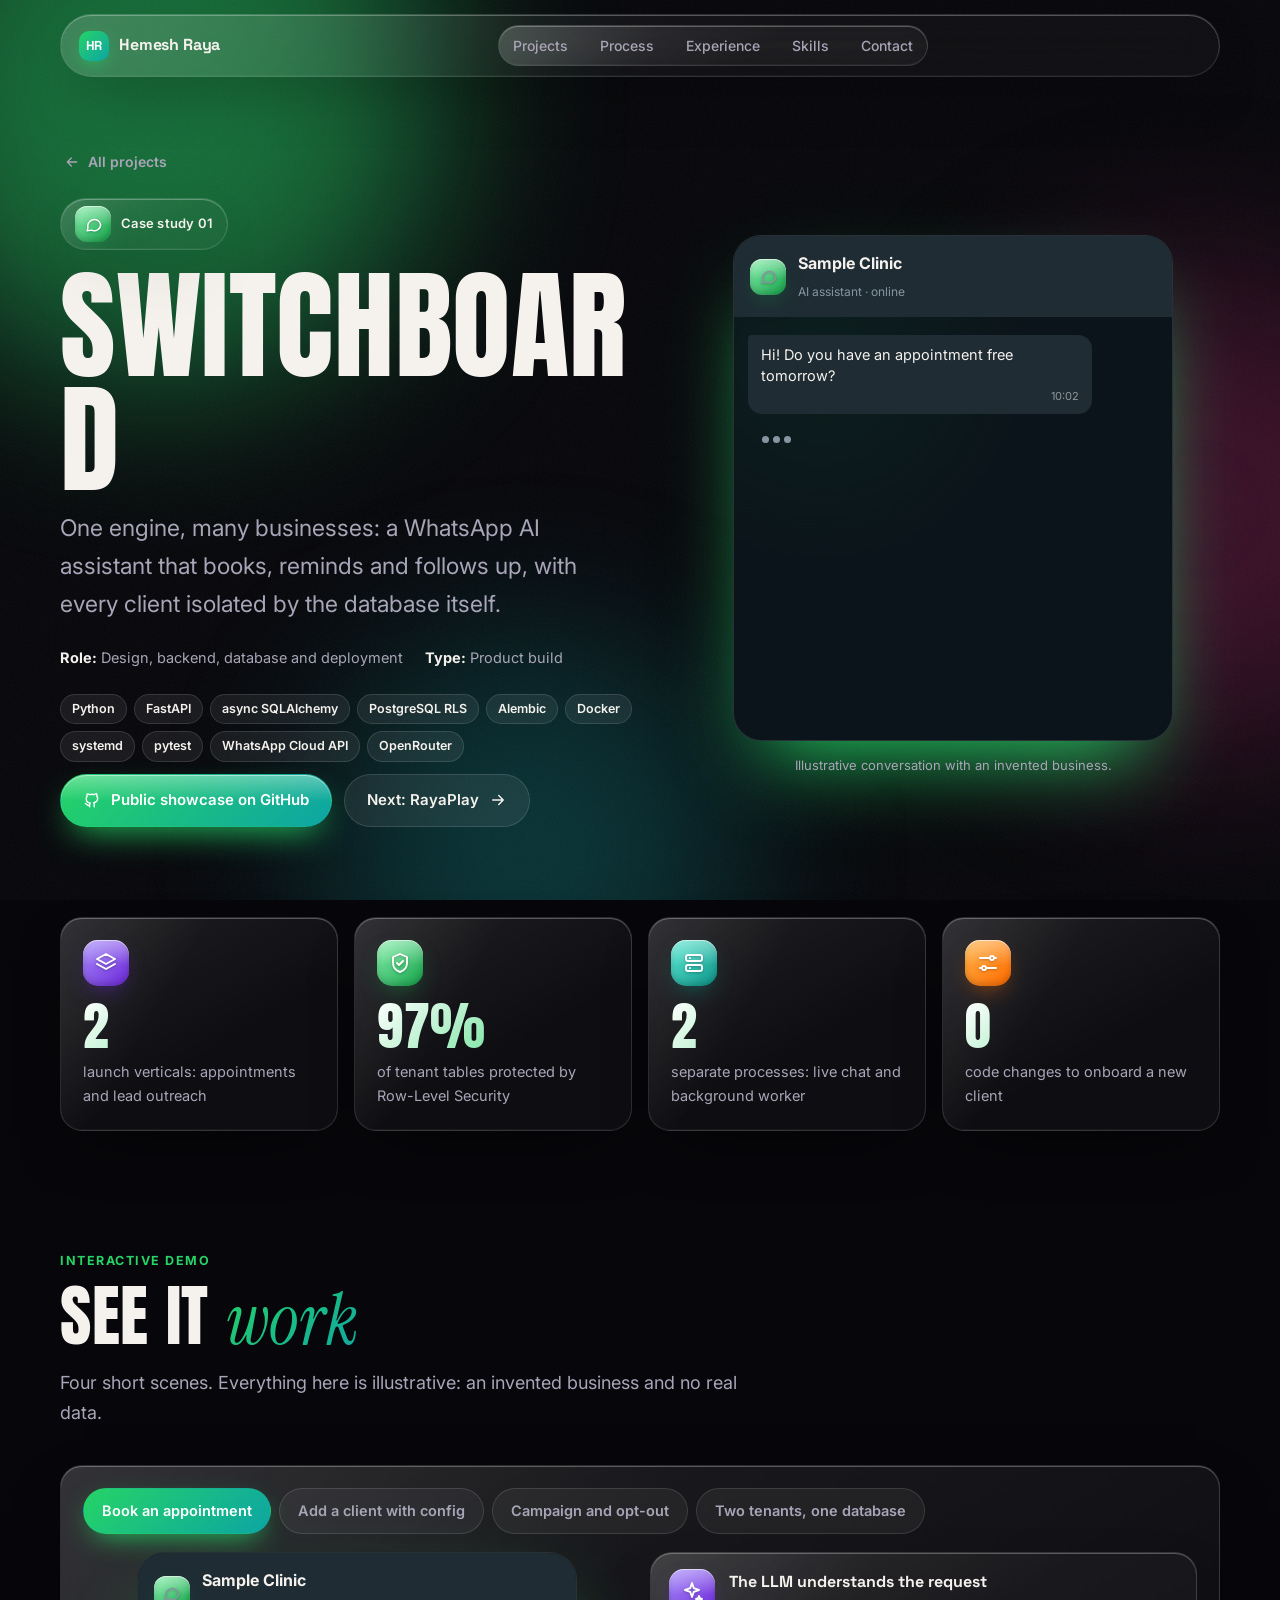
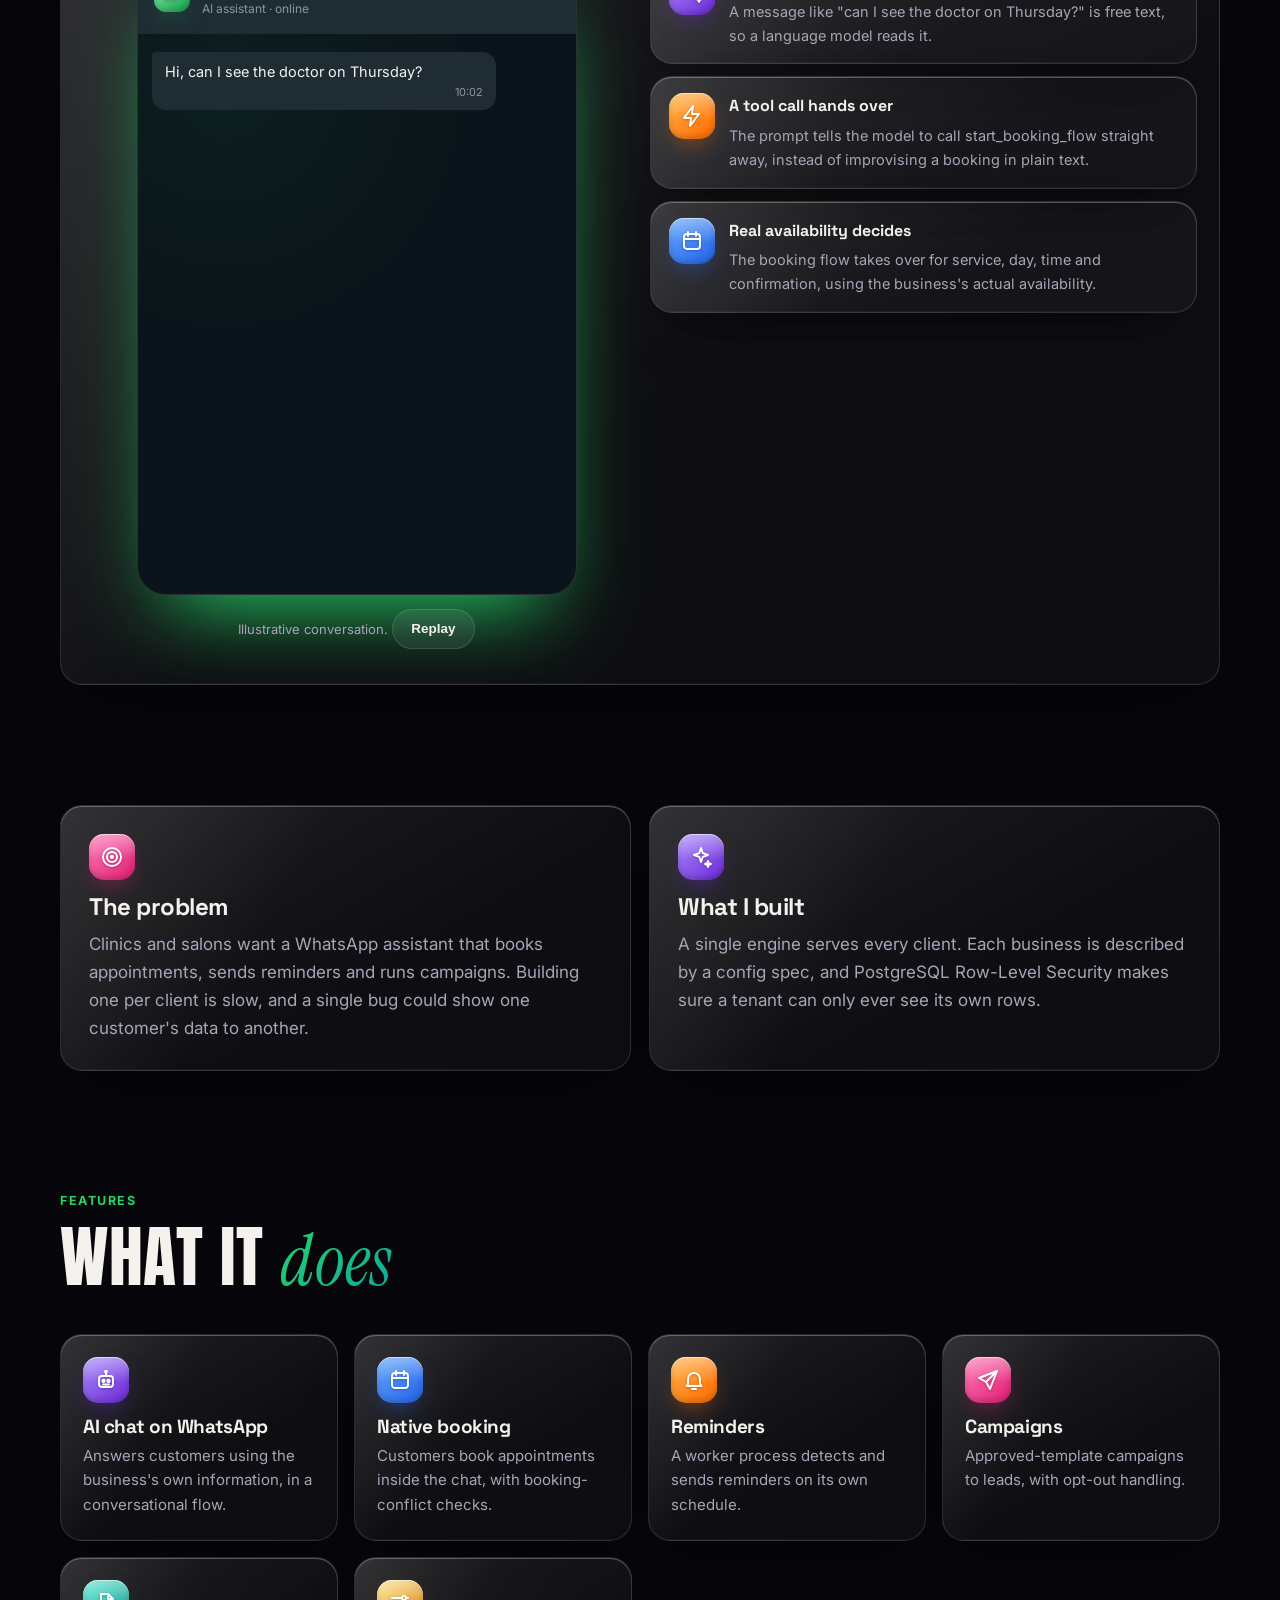
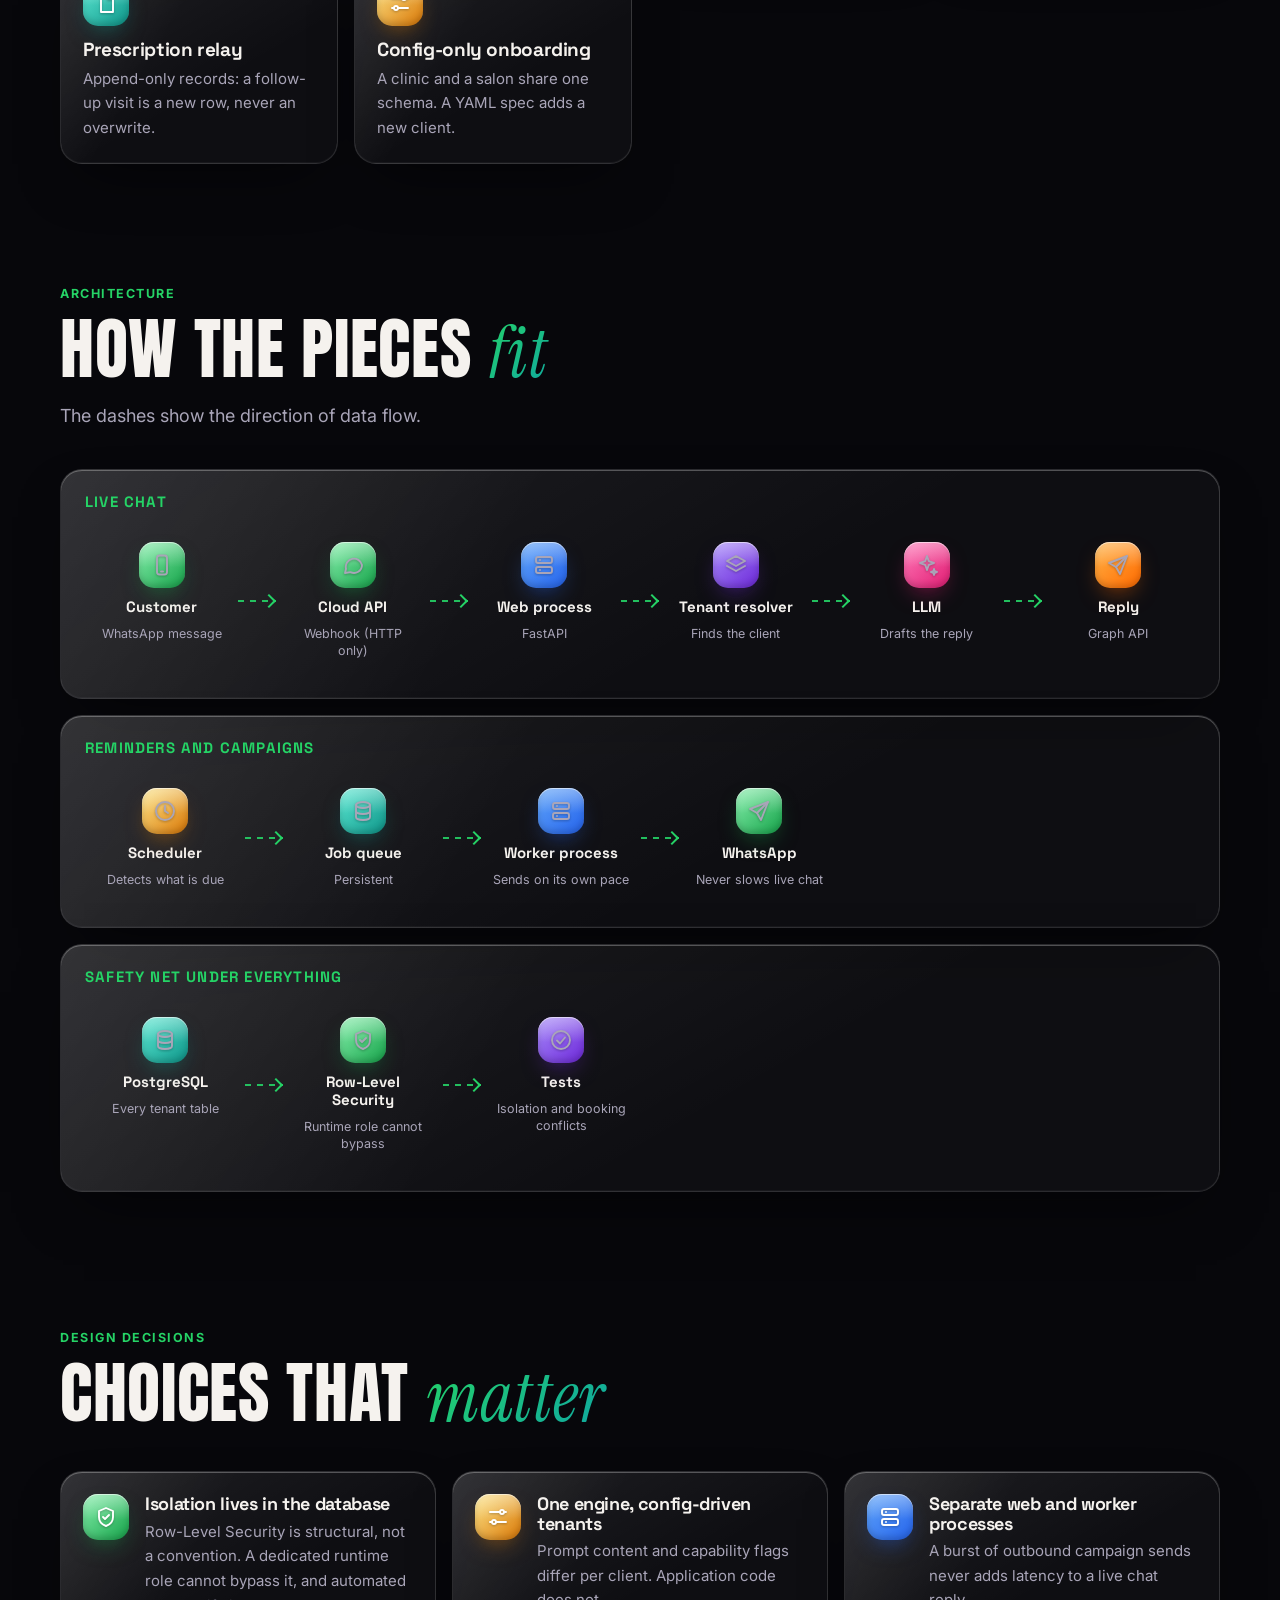
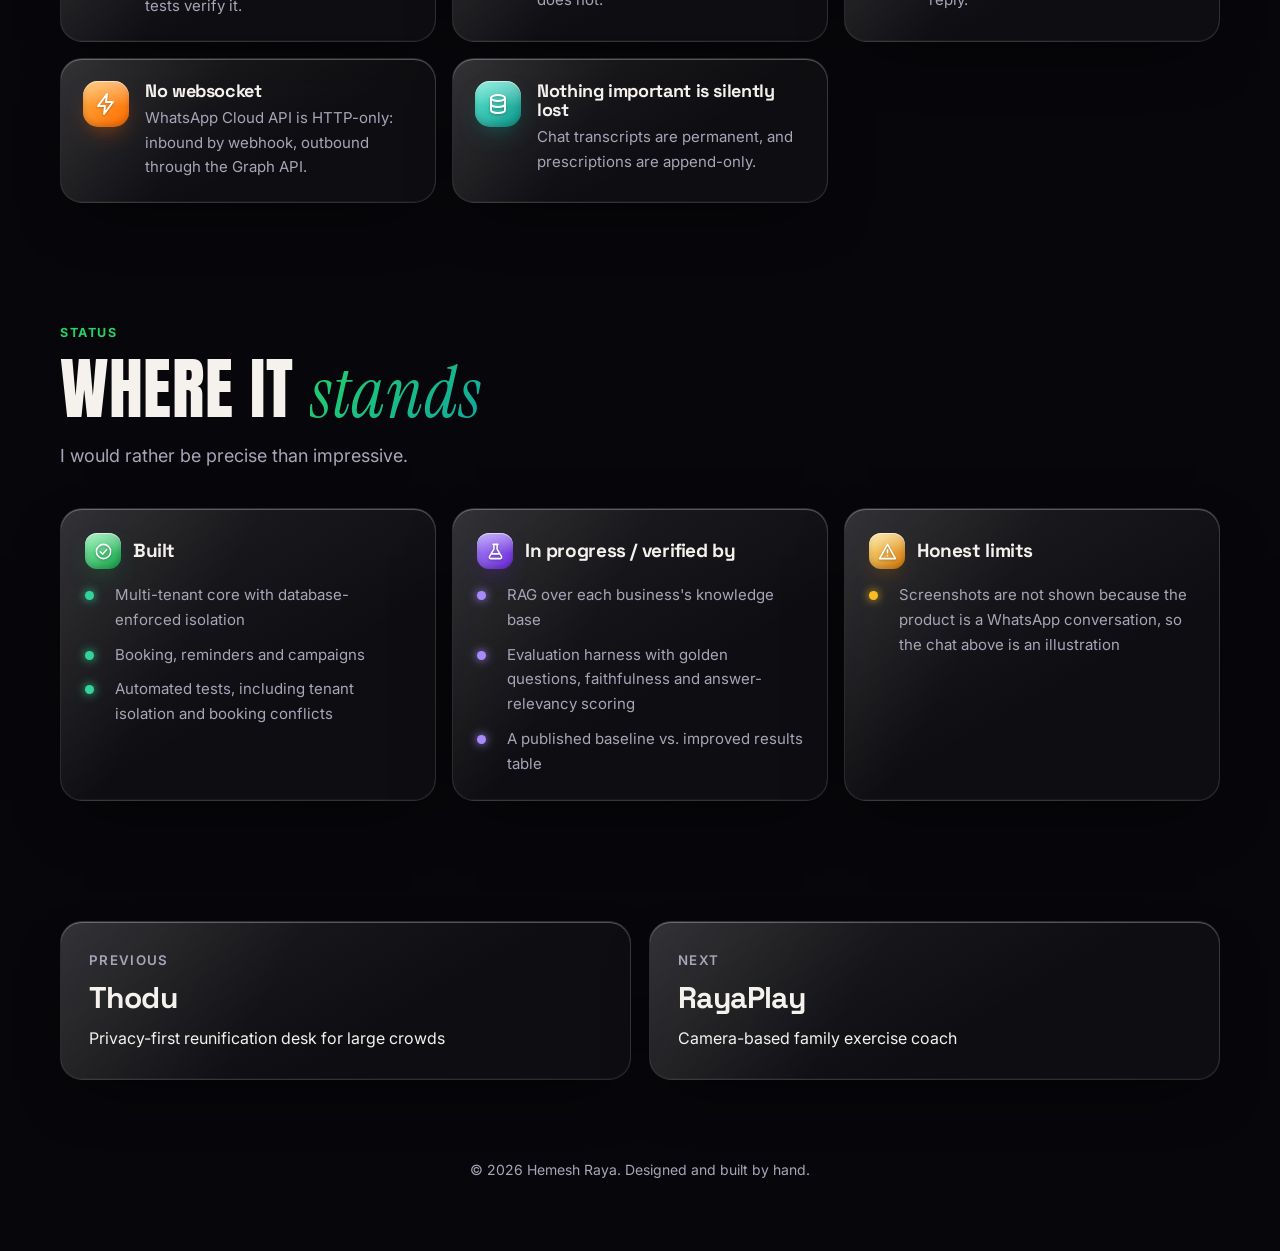
<file: switchboard.html>
<!doctype html>
<html lang="en">
<head>
<meta charset="utf-8">
<meta name="viewport" content="width=device-width, initial-scale=1">
<title>Switchboard | Hemesh Raya</title>
<meta name="description" content="One engine, many businesses: a WhatsApp AI assistant that books, reminds and follows up, with every client isolated by the database itself.">
<meta property="og:title" content="Switchboard | Hemesh Raya">
<meta property="og:description" content="One engine, many businesses: a WhatsApp AI assistant that books, reminds and follows up, with every client isolated by the database itself.">
<meta property="og:type" content="website">
<meta name="theme-color" content="#07070b">
<link rel="preconnect" href="https://fonts.googleapis.com">
<link rel="preconnect" href="https://fonts.gstatic.com" crossorigin>
<link href="https://fonts.googleapis.com/css2?family=Anton&family=Inter:wght@400;500;600;700&family=Instrument+Serif:ital@0;1&family=JetBrains+Mono:wght@400;500&family=Space+Grotesk:wght@500;600;700&display=swap" rel="stylesheet">
<link rel="stylesheet" href="site.css">
<style>:root{--a:#25d366;--a2:#0ea5a4;}</style>
</head>
<body>
<div class="mesh" aria-hidden="true"><i></i><i></i><i></i></div><div class="grain" aria-hidden="true"></div>
<div class="cursor-glow" aria-hidden="true"></div><div class="progress" aria-hidden="true"></div>
<header class="nav"><div class="bar glass">
  <a class="brand" href="index.html"><span class="mark">HR</span><span>Hemesh Raya</span></a>
  <nav class="links glass" id="links" aria-label="Main">
    <a href="index.html#projects">Projects</a><a href="index.html#process">Process</a><a href="index.html#experience">Experience</a><a href="index.html#skills">Skills</a><a href="index.html#contact">Contact</a>
  </nav>
  <div style="display:flex;gap:8px">
    <button class="icon-btn menu-btn" id="menu" aria-label="Menu" aria-expanded="false"><svg viewBox="0 0 24 24" fill="none" stroke="currentColor" stroke-width="1.9" stroke-linecap="round" stroke-linejoin="round" aria-hidden="true"><path d="M4 7h16M4 12h16M4 17h16"/></svg></button>
  </div>
</div></header>

<main>
<section class="p-hero"><div class="wrap">
  <a class="crumb" href="index.html#projects"><svg viewBox="0 0 24 24" fill="none" stroke="currentColor" stroke-width="1.9" stroke-linecap="round" stroke-linejoin="round" aria-hidden="true"><path d="M19 12H5M11 6l-6 6 6 6"/></svg> All projects</a>
  <div class="p-hero-grid">
    <div>
      <span class="eyebrow glass" data-hero style="--d:.05s"><span class="ico g-green sm"><svg viewBox="0 0 24 24" fill="none" stroke="currentColor" stroke-width="1.9" stroke-linecap="round" stroke-linejoin="round" aria-hidden="true"><path d="M21 12a8 8 0 0 1-11.6 7.1L4 20l1-4.2A8 8 0 1 1 21 12z"/></svg></span><span>Case study 01</span></span>
      <h1 data-hero style="--d:.12s">Switchboard</h1>
      <p class="tag" data-hero style="--d:.22s">One engine, many businesses: a WhatsApp AI assistant that books, reminds and follows up, with every client isolated by the database itself.</p>
      <div class="meta-row" data-hero style="--d:.3s"><span><b>Role:</b> Design, backend, database and deployment</span><span><b>Type:</b> Product build</span></div>
      <div class="chips" data-hero style="--d:.36s"><span class="chip">Python</span><span class="chip">FastAPI</span><span class="chip">async SQLAlchemy</span><span class="chip">PostgreSQL RLS</span><span class="chip">Alembic</span><span class="chip">Docker</span><span class="chip">systemd</span><span class="chip">pytest</span><span class="chip">WhatsApp Cloud API</span><span class="chip">OpenRouter</span></div>
      <div class="cta" data-hero style="--d:.44s"><a class="btn primary" href="https://github.com/HemeshRaya/switchboard-showcase" target="_blank" rel="noopener"><svg viewBox="0 0 24 24" fill="none" stroke="currentColor" stroke-width="1.9" stroke-linecap="round" stroke-linejoin="round" aria-hidden="true"><path d="M9 19c-4 1.3-4-2-6-2.5m12 4.5v-3.2a2.8 2.8 0 0 0-.8-2.2c2.6-.3 5.3-1.3 5.3-5.8a4.5 4.5 0 0 0-1.2-3.1 4.2 4.2 0 0 0-.1-3.1s-1-.3-3.3 1.2a11.4 11.4 0 0 0-6 0C6.6 3.7 5.6 4 5.6 4a4.2 4.2 0 0 0-.1 3.1A4.5 4.5 0 0 0 4.3 10.2c0 4.5 2.7 5.5 5.3 5.8a2.8 2.8 0 0 0-.8 2.2V21"/></svg> Public showcase on GitHub</a><a class="btn" href="rayaplay.html">Next: RayaPlay <svg viewBox="0 0 24 24" fill="none" stroke="currentColor" stroke-width="1.9" stroke-linecap="round" stroke-linejoin="round" aria-hidden="true"><path d="M5 12h14M13 6l6 6-6 6"/></svg></a></div>
    </div>
    <div class="hero-visual" data-hero style="--d:.3s"><div class="chat" data-tilt><div class="head"><span class="ico g-green sm"><svg viewBox="0 0 24 24" fill="none" stroke="currentColor" stroke-width="1.9" stroke-linecap="round" stroke-linejoin="round" aria-hidden="true"><path d="M21 12a8 8 0 0 1-11.6 7.1L4 20l1-4.2A8 8 0 1 1 21 12z"/></svg></span><div><b>Sample Clinic</b><span>AI assistant &middot; online</span></div></div><div class="body"><div class="msg u">Hi! Do you have an appointment free tomorrow?<small>10:02</small></div><div class="msg r">Hello! I have 10:00, 11:30 or 4:00 pm tomorrow. Which suits you?<small>10:02</small></div><div class="msg u">11:30 please<small>10:03</small></div><div class="msg r">Booked for tomorrow at 11:30 am. I will send a reminder an hour before. Reply CANCEL to change it.<small>10:03</small></div></div></div>
<p class="note-tag">Illustrative conversation with an invented business.</p></div>
  </div>
</div></section>

<section class="sec" style="padding-top:60px"><div class="wrap"><div class="glance"><div class="stat glass" data-reveal><span class="ico g-violet"><svg viewBox="0 0 24 24" fill="none" stroke="currentColor" stroke-width="1.9" stroke-linecap="round" stroke-linejoin="round" aria-hidden="true"><path d="M12 3l9 5-9 5-9-5 9-5z"/><path d="M3 13l9 5 9-5"/></svg></span><div class="num" data-count="2" data-suffix="">0</div><div class="lab">launch verticals: appointments and lead outreach</div></div><div class="stat glass" data-reveal><span class="ico g-green"><svg viewBox="0 0 24 24" fill="none" stroke="currentColor" stroke-width="1.9" stroke-linecap="round" stroke-linejoin="round" aria-hidden="true"><path d="M12 3l7 3v6c0 4.5-3 7.6-7 9-4-1.4-7-4.5-7-9V6l7-3z"/><path d="M9 12l2 2 4-4"/></svg></span><div class="num" data-count="100" data-suffix="%">0</div><div class="lab">of tenant tables protected by Row-Level Security</div></div><div class="stat glass" data-reveal><span class="ico g-teal"><svg viewBox="0 0 24 24" fill="none" stroke="currentColor" stroke-width="1.9" stroke-linecap="round" stroke-linejoin="round" aria-hidden="true"><rect x="4" y="4" width="16" height="6" rx="2"/><rect x="4" y="14" width="16" height="6" rx="2"/><path d="M8 7h.01M8 17h.01"/></svg></span><div class="num" data-count="2" data-suffix="">0</div><div class="lab">separate processes: live chat and background worker</div></div><div class="stat glass" data-reveal><span class="ico g-orange"><svg viewBox="0 0 24 24" fill="none" stroke="currentColor" stroke-width="1.9" stroke-linecap="round" stroke-linejoin="round" aria-hidden="true"><path d="M4 7h10M18 7h2M4 17h2M10 17h10"/><circle cx="16" cy="7" r="2"/><circle cx="8" cy="17" r="2"/></svg></span><div class="num" data-count="0" data-suffix="">0</div><div class="lab">code changes to onboard a new client</div></div></div></div></section>

<section class="sec" id="demo"><div class="wrap">
  <div class="sec-head" data-reveal><div class="kicker">Interactive demo</div><h2>See it <span class="em">work</span></h2><p>Four short scenes. Everything here is illustrative: an invented business and no real data.</p></div>
  <div class="glass" style="padding:22px" data-reveal>
    <div class="tabs" data-tabs role="tablist" aria-label="Demo scenes">
      <button role="tab" data-panel="sb-book" aria-selected="true">Book an appointment</button>
      <button role="tab" data-panel="sb-config" aria-selected="false">Add a client with config</button>
      <button role="tab" data-panel="sb-camp" aria-selected="false">Campaign and opt-out</button>
      <button role="tab" data-panel="sb-iso" aria-selected="false">Two tenants, one database</button>
    </div>
    <div class="panel on" id="sb-book"><div class="panel-grid">
      <div><div class="chat"><div class="head"><span class="ico g-green sm"><svg viewBox="0 0 24 24" fill="none" stroke="currentColor" stroke-width="1.9" stroke-linecap="round" stroke-linejoin="round" aria-hidden="true"><path d="M21 12a8 8 0 0 1-11.6 7.1L4 20l1-4.2A8 8 0 1 1 21 12z"/></svg></span><div><b>Sample Clinic</b><span>AI assistant · online</span></div></div><div class="body"><div class="msg u">Hi, can I see the doctor on Thursday?<small>10:02</small></div><div class="toolcall"><svg width=14 height=14 viewBox="0 0 24 24" fill="none" stroke="currentColor" stroke-width="1.9" stroke-linecap="round" stroke-linejoin="round" aria-hidden="true"><path d="M13 2L4 14h7l-1 8 9-12h-7l1-8z"/></svg>start_booking_flow()</div><div class="msg r">Of course! Which service do you need? General checkup, Follow-up visit or New patient consultation?<small>10:02</small></div><div class="msg u">General checkup<small>10:03</small></div><div class="msg r">Thursday has 09:00, 09:25 and 09:50 free. Which suits you?<small>10:03</small></div><div class="msg u">09:25<small>10:03</small></div><div class="msg r">Booked: General checkup, Thursday 09:25. I will remind you before the visit.<small>10:04</small></div></div></div><p class="note-tag">Illustrative conversation. <button class="btn sm" data-replay>Replay</button></p></div>
      <div class="explain"><div class="glass"><span class="ico g-violet"><svg viewBox="0 0 24 24" fill="none" stroke="currentColor" stroke-width="1.9" stroke-linecap="round" stroke-linejoin="round" aria-hidden="true"><path d="M12 3l1.8 5.2L19 10l-5.2 1.8L12 17l-1.8-5.2L5 10l5.2-1.8L12 3z"/><path d="M19 16l.8 2.2L22 19l-2.2.8L19 22l-.8-2.2L16 19l2.2-.8L19 16z"/></svg></span><div><h5>The LLM understands the request</h5><p>A message like "can I see the doctor on Thursday?" is free text, so a language model reads it.</p></div></div><div class="glass"><span class="ico g-orange"><svg viewBox="0 0 24 24" fill="none" stroke="currentColor" stroke-width="1.9" stroke-linecap="round" stroke-linejoin="round" aria-hidden="true"><path d="M13 2L4 14h7l-1 8 9-12h-7l1-8z"/></svg></span><div><h5>A tool call hands over</h5><p>The prompt tells the model to call start_booking_flow straight away, instead of improvising a booking in plain text.</p></div></div><div class="glass"><span class="ico g-blue"><svg viewBox="0 0 24 24" fill="none" stroke="currentColor" stroke-width="1.9" stroke-linecap="round" stroke-linejoin="round" aria-hidden="true"><rect x="4" y="5" width="16" height="15" rx="3"/><path d="M8 3v4M16 3v4M4 10h16"/></svg></span><div><h5>Real availability decides</h5><p>The booking flow takes over for service, day, time and confirmation, using the business's actual availability.</p></div></div></div>
    </div></div>
    <div class="panel" id="sb-config"><div class="panel-grid">
      <pre class="code" aria-label="Example tenant spec"><span class="ln" style="--i:0"><span class="c"># Example spec for a clinic (simplified). A salon uses the same schema.</span></span><span class="ln" style="--i:1"><span class="k">slug</span>: <span class="s">brightsmile-clinic</span></span><span class="ln" style="--i:2"><span class="k">name</span>: <span class="s">BrightSmile Family Clinic</span></span><span class="ln" style="--i:3"><span class="k">timezone</span>: <span class="s">America/New_York</span></span><span class="ln" style="--i:4"> </span><span class="ln" style="--i:5"><span class="k">settings</span>:</span><span class="ln" style="--i:6">  <span class="k">business_hours</span>:</span><span class="ln" style="--i:7">    <span class="n">mon</span>: [["09:00", "17:00"]]</span><span class="ln" style="--i:8">    <span class="n">fri</span>: [["09:00", "13:00"]]</span><span class="ln" style="--i:9">    <span class="n">sat</span>: []</span><span class="ln" style="--i:10">  <span class="k">slot_duration_minutes</span>: 20</span><span class="ln" style="--i:11">  <span class="k">buffer_minutes</span>: 5</span><span class="ln" style="--i:12">  <span class="k">capabilities</span>:</span><span class="ln" style="--i:13">    <span class="hl">ai_chat: true</span></span><span class="ln" style="--i:14">    <span class="hl">booking: true</span></span><span class="ln" style="--i:15">    <span class="hl">reminders: true</span></span><span class="ln" style="--i:16">    <span class="hl">prescriptions: true</span></span><span class="ln" style="--i:17">    <span class="hl">lead_outreach: false</span></span><span class="ln" style="--i:18"> </span><span class="ln" style="--i:19"><span class="k">services</span>:</span><span class="ln" style="--i:20">  - <span class="k">name</span>: <span class="s">General checkup</span></span><span class="ln" style="--i:21">    <span class="k">duration_minutes</span>: 20</span><span class="ln" style="--i:22">  - <span class="k">name</span>: <span class="s">Follow-up visit</span></span><span class="ln" style="--i:23">    <span class="k">duration_minutes</span>: 15</span><span class="ln" style="--i:24"> </span><span class="ln" style="--i:25"><span class="k">system_prompt</span>: |</span><span class="ln" style="--i:26">  <span class="s">You are Koa, the WhatsApp assistant for {{ business_name }}...</span></span></pre>
      <div class="explain"><div class="glass"><span class="ico g-teal"><svg viewBox="0 0 24 24" fill="none" stroke="currentColor" stroke-width="1.9" stroke-linecap="round" stroke-linejoin="round" aria-hidden="true"><path d="M12 3l9 5-9 5-9-5 9-5z"/><path d="M3 13l9 5 9-5"/></svg></span><div><h5>One spec per client</h5><p>Name, timezone, hours, services and a prompt. A clinic and a salon share the same schema.</p></div></div><div class="glass"><span class="ico g-amber"><svg viewBox="0 0 24 24" fill="none" stroke="currentColor" stroke-width="1.9" stroke-linecap="round" stroke-linejoin="round" aria-hidden="true"><path d="M4 7h10M18 7h2M4 17h2M10 17h10"/><circle cx="16" cy="7" r="2"/><circle cx="8" cy="17" r="2"/></svg></span><div><h5>Capabilities are switches</h5><p>The highlighted flags turn AI chat, booking, reminders, prescriptions and outreach on or off per client.</p></div></div><div class="glass"><span class="ico g-violet"><svg viewBox="0 0 24 24" fill="none" stroke="currentColor" stroke-width="1.9" stroke-linecap="round" stroke-linejoin="round" aria-hidden="true"><path d="M8 8l-5 4 5 4M16 8l5 4-5 4M14 5l-4 14"/></svg></span><div><h5>The prompt is data</h5><p>Business name, hours and services are filled into the system prompt from the spec.</p></div></div><div class="glass"><span class="ico g-pink"><svg viewBox="0 0 24 24" fill="none" stroke="currentColor" stroke-width="1.9" stroke-linecap="round" stroke-linejoin="round" aria-hidden="true"><path d="M12 3c3 2 5 5.5 5 9.5l-2 3.5H9l-2-3.5C7 8.5 9 5 12 3z"/><circle cx="12" cy="10" r="1.6"/><path d="M9 16l-3 2 1-4.5M15 16l3 2-1-4.5M10.5 19.5L12 22l1.5-2.5"/></svg></span><div><h5>One script onboards a client</h5><p>Write the spec, run the onboarding script. No application code changes.</p></div></div></div>
    </div></div>
    <div class="panel" id="sb-camp"><div class="panel-grid">
      <div><div class="chat"><div class="head"><span class="ico g-green sm"><svg viewBox="0 0 24 24" fill="none" stroke="currentColor" stroke-width="1.9" stroke-linecap="round" stroke-linejoin="round" aria-hidden="true"><path d="M21 12a8 8 0 0 1-11.6 7.1L4 20l1-4.2A8 8 0 1 1 21 12z"/></svg></span><div><b>Sample Clinic</b><span>Campaign message</span></div></div><div class="body"><div class="msg r">Hi Asha, our weekend health camp is now open for bookings. Reply STOP to opt out.<small>09:00</small></div><div class="msg u">STOP<small>09:02</small></div><div class="sys">Opt-out recorded. This number is excluded from future campaigns.</div></div></div><p class="note-tag">Illustrative. <button class="btn sm" data-replay>Replay</button></p></div>
      <div class="explain"><div class="glass"><span class="ico g-pink"><svg viewBox="0 0 24 24" fill="none" stroke="currentColor" stroke-width="1.9" stroke-linecap="round" stroke-linejoin="round" aria-hidden="true"><path d="M21 3L10 14"/><path d="M21 3l-7 18-4-7-7-4 18-7z"/></svg></span><div><h5>Approved templates only</h5><p>Outreach campaigns use WhatsApp templates that Meta has approved.</p></div></div><div class="glass"><span class="ico g-green"><svg viewBox="0 0 24 24" fill="none" stroke="currentColor" stroke-width="1.9" stroke-linecap="round" stroke-linejoin="round" aria-hidden="true"><rect x="5" y="10" width="14" height="10" rx="2.5"/><path d="M8 10V7a4 4 0 0 1 8 0v3"/></svg></span><div><h5>Opt-out is honoured</h5><p>A STOP reply excludes the number from later campaigns.</p></div></div><div class="glass"><span class="ico g-blue"><svg viewBox="0 0 24 24" fill="none" stroke="currentColor" stroke-width="1.9" stroke-linecap="round" stroke-linejoin="round" aria-hidden="true"><rect x="4" y="4" width="16" height="6" rx="2"/><rect x="4" y="14" width="16" height="6" rx="2"/><path d="M8 7h.01M8 17h.01"/></svg></span><div><h5>Sending never slows live chat</h5><p>Campaigns run in a separate worker process from the live chat process.</p></div></div></div>
    </div></div>
    <div class="panel" id="sb-iso"><div class="panel-grid">
      <div data-tenants='{"clinic": {"name": "Sample Clinic", "rows": [["Asha", "General checkup", "Thu 09:25"], ["Ravi", "Follow-up visit", "Thu 10:00"], ["Meera", "New patient consultation", "Fri 09:00"]]}, "salon": {"name": "Sample Salon", "rows": [["Diya", "Haircut", "Sat 11:00"], ["Kabir", "Beard trim", "Sat 12:30"], ["Isha", "Colour", "Sat 14:00"]]}}'>
        <div class="switch" role="group" aria-label="Choose tenant"><button data-t="clinic" aria-pressed="true">Sample Clinic</button><button data-t="salon" aria-pressed="false">Sample Salon</button></div>
        <pre class="code" style="margin-bottom:12px"><span class="k">SELECT</span> customer, service, time <span class="k">FROM</span> appointments;</pre>
        <div class="glass" style="padding:10px 14px"><div style="font-size:13px;color:var(--muted);margin:4px 0 6px">Rows visible to: <b class="who" style="color:var(--text)"></b></div>
        <table class="rows"><thead><tr><th>Customer</th><th>Service</th><th>Time</th></tr></thead><tbody></tbody></table></div>
        <div class="lock-note"><span class="ico g-green sm"><svg viewBox="0 0 24 24" fill="none" stroke="currentColor" stroke-width="1.9" stroke-linecap="round" stroke-linejoin="round" aria-hidden="true"><path d="M12 3l7 3v6c0 4.5-3 7.6-7 9-4-1.4-7-4.5-7-9V6l7-3z"/><path d="M9 12l2 2 4-4"/></svg></span><span>Same query, different tenant, different rows. The database decides, not the application code.</span></div>
      </div>
      <div class="explain"><div class="glass"><span class="ico g-green"><svg viewBox="0 0 24 24" fill="none" stroke="currentColor" stroke-width="1.9" stroke-linecap="round" stroke-linejoin="round" aria-hidden="true"><path d="M12 3l7 3v6c0 4.5-3 7.6-7 9-4-1.4-7-4.5-7-9V6l7-3z"/><path d="M9 12l2 2 4-4"/></svg></span><div><h5>Row-Level Security on every tenant table</h5><p>PostgreSQL itself filters the rows each client can see.</p></div></div><div class="glass"><span class="ico g-teal"><svg viewBox="0 0 24 24" fill="none" stroke="currentColor" stroke-width="1.9" stroke-linecap="round" stroke-linejoin="round" aria-hidden="true"><rect x="5" y="10" width="14" height="10" rx="2.5"/><path d="M8 10V7a4 4 0 0 1 8 0v3"/></svg></span><div><h5>A runtime role that cannot bypass it</h5><p>The application connects as a role with no way around the policies.</p></div></div><div class="glass"><span class="ico g-violet"><svg viewBox="0 0 24 24" fill="none" stroke="currentColor" stroke-width="1.9" stroke-linecap="round" stroke-linejoin="round" aria-hidden="true"><circle cx="12" cy="12" r="9"/><path d="M8 12.5l3 3 5-6"/></svg></span><div><h5>Tests prove it</h5><p>Automated tests check tenant isolation, so a regression is caught.</p></div></div></div>
    </div></div>
  </div>
</div></section>

<section class="sec"><div class="wrap"><div class="two">
  <div class="story glass" data-reveal><span class="ico g-pink"><svg viewBox="0 0 24 24" fill="none" stroke="currentColor" stroke-width="1.9" stroke-linecap="round" stroke-linejoin="round" aria-hidden="true"><circle cx="12" cy="12" r="9"/><circle cx="12" cy="12" r="5"/><circle cx="12" cy="12" r="1.2"/></svg></span><h3>The problem</h3><p>Clinics and salons want a WhatsApp assistant that books appointments, sends reminders and runs campaigns. Building one per client is slow, and a single bug could show one customer&#x27;s data to another.</p></div>
  <div class="story glass" data-reveal><span class="ico g-violet"><svg viewBox="0 0 24 24" fill="none" stroke="currentColor" stroke-width="1.9" stroke-linecap="round" stroke-linejoin="round" aria-hidden="true"><path d="M12 3l1.8 5.2L19 10l-5.2 1.8L12 17l-1.8-5.2L5 10l5.2-1.8L12 3z"/><path d="M19 16l.8 2.2L22 19l-2.2.8L19 22l-.8-2.2L16 19l2.2-.8L19 16z"/></svg></span><h3>What I built</h3><p>A single engine serves every client. Each business is described by a config spec, and PostgreSQL Row-Level Security makes sure a tenant can only ever see its own rows.</p></div>
</div></div></section>

<section class="sec"><div class="wrap"><div class="sec-head" data-reveal><div class="kicker">Features</div><h2>What it <span class="em">does</span></h2></div><div class="feat-grid"><div class="feat glass" data-reveal><span class="ico g-violet"><svg viewBox="0 0 24 24" fill="none" stroke="currentColor" stroke-width="1.9" stroke-linecap="round" stroke-linejoin="round" aria-hidden="true"><rect x="5" y="8" width="14" height="11" rx="3"/><path d="M12 8V5"/><circle cx="12" cy="3.8" r="1"/><circle cx="9.5" cy="13" r="1.2"/><circle cx="14.5" cy="13" r="1.2"/><path d="M9 16.5h6"/></svg></span><h4>AI chat on WhatsApp</h4><p>Answers customers using the business's own information, in a conversational flow.</p></div><div class="feat glass" data-reveal><span class="ico g-blue"><svg viewBox="0 0 24 24" fill="none" stroke="currentColor" stroke-width="1.9" stroke-linecap="round" stroke-linejoin="round" aria-hidden="true"><rect x="4" y="5" width="16" height="15" rx="3"/><path d="M8 3v4M16 3v4M4 10h16"/></svg></span><h4>Native booking</h4><p>Customers book appointments inside the chat, with booking-conflict checks.</p></div><div class="feat glass" data-reveal><span class="ico g-orange"><svg viewBox="0 0 24 24" fill="none" stroke="currentColor" stroke-width="1.9" stroke-linecap="round" stroke-linejoin="round" aria-hidden="true"><path d="M6 16V11a6 6 0 1 1 12 0v5l1.5 2h-15L6 16z"/><path d="M10 21h4"/></svg></span><h4>Reminders</h4><p>A worker process detects and sends reminders on its own schedule.</p></div><div class="feat glass" data-reveal><span class="ico g-pink"><svg viewBox="0 0 24 24" fill="none" stroke="currentColor" stroke-width="1.9" stroke-linecap="round" stroke-linejoin="round" aria-hidden="true"><path d="M21 3L10 14"/><path d="M21 3l-7 18-4-7-7-4 18-7z"/></svg></span><h4>Campaigns</h4><p>Approved-template campaigns to leads, with opt-out handling.</p></div><div class="feat glass" data-reveal><span class="ico g-teal"><svg viewBox="0 0 24 24" fill="none" stroke="currentColor" stroke-width="1.9" stroke-linecap="round" stroke-linejoin="round" aria-hidden="true"><path d="M7 3h7l5 5v13H7z"/><path d="M14 3v5h5"/></svg></span><h4>Prescription relay</h4><p>Append-only records: a follow-up visit is a new row, never an overwrite.</p></div><div class="feat glass" data-reveal><span class="ico g-amber"><svg viewBox="0 0 24 24" fill="none" stroke="currentColor" stroke-width="1.9" stroke-linecap="round" stroke-linejoin="round" aria-hidden="true"><path d="M4 7h10M18 7h2M4 17h2M10 17h10"/><circle cx="16" cy="7" r="2"/><circle cx="8" cy="17" r="2"/></svg></span><h4>Config-only onboarding</h4><p>A clinic and a salon share one schema. A YAML spec adds a new client.</p></div></div></div></section>

<section class="sec"><div class="wrap"><div class="sec-head" data-reveal><div class="kicker">Architecture</div><h2>How the pieces <span class="em">fit</span></h2><p>The dashes show the direction of data flow.</p></div><div class="lane glass" data-reveal><h4>Live chat</h4><div class="flow"><div class="node"><span class="ico g-green"><svg viewBox="0 0 24 24" fill="none" stroke="currentColor" stroke-width="1.9" stroke-linecap="round" stroke-linejoin="round" aria-hidden="true"><rect x="7" y="2.5" width="10" height="19" rx="2.5"/><path d="M11 18.5h2"/></svg></span><b>Customer</b><span>WhatsApp message</span></div><div class="arrow" aria-hidden="true"></div><div class="node"><span class="ico g-green"><svg viewBox="0 0 24 24" fill="none" stroke="currentColor" stroke-width="1.9" stroke-linecap="round" stroke-linejoin="round" aria-hidden="true"><path d="M21 12a8 8 0 0 1-11.6 7.1L4 20l1-4.2A8 8 0 1 1 21 12z"/></svg></span><b>Cloud API</b><span>Webhook (HTTP only)</span></div><div class="arrow" aria-hidden="true"></div><div class="node"><span class="ico g-blue"><svg viewBox="0 0 24 24" fill="none" stroke="currentColor" stroke-width="1.9" stroke-linecap="round" stroke-linejoin="round" aria-hidden="true"><rect x="4" y="4" width="16" height="6" rx="2"/><rect x="4" y="14" width="16" height="6" rx="2"/><path d="M8 7h.01M8 17h.01"/></svg></span><b>Web process</b><span>FastAPI</span></div><div class="arrow" aria-hidden="true"></div><div class="node"><span class="ico g-violet"><svg viewBox="0 0 24 24" fill="none" stroke="currentColor" stroke-width="1.9" stroke-linecap="round" stroke-linejoin="round" aria-hidden="true"><path d="M12 3l9 5-9 5-9-5 9-5z"/><path d="M3 13l9 5 9-5"/></svg></span><b>Tenant resolver</b><span>Finds the client</span></div><div class="arrow" aria-hidden="true"></div><div class="node"><span class="ico g-pink"><svg viewBox="0 0 24 24" fill="none" stroke="currentColor" stroke-width="1.9" stroke-linecap="round" stroke-linejoin="round" aria-hidden="true"><path d="M12 3l1.8 5.2L19 10l-5.2 1.8L12 17l-1.8-5.2L5 10l5.2-1.8L12 3z"/><path d="M19 16l.8 2.2L22 19l-2.2.8L19 22l-.8-2.2L16 19l2.2-.8L19 16z"/></svg></span><b>LLM</b><span>Drafts the reply</span></div><div class="arrow" aria-hidden="true"></div><div class="node"><span class="ico g-orange"><svg viewBox="0 0 24 24" fill="none" stroke="currentColor" stroke-width="1.9" stroke-linecap="round" stroke-linejoin="round" aria-hidden="true"><path d="M21 3L10 14"/><path d="M21 3l-7 18-4-7-7-4 18-7z"/></svg></span><b>Reply</b><span>Graph API</span></div></div></div><div class="lane glass" data-reveal><h4>Reminders and campaigns</h4><div class="flow"><div class="node"><span class="ico g-amber"><svg viewBox="0 0 24 24" fill="none" stroke="currentColor" stroke-width="1.9" stroke-linecap="round" stroke-linejoin="round" aria-hidden="true"><circle cx="12" cy="12" r="9"/><path d="M12 7v5l3 2"/></svg></span><b>Scheduler</b><span>Detects what is due</span></div><div class="arrow" aria-hidden="true"></div><div class="node"><span class="ico g-teal"><svg viewBox="0 0 24 24" fill="none" stroke="currentColor" stroke-width="1.9" stroke-linecap="round" stroke-linejoin="round" aria-hidden="true"><ellipse cx="12" cy="6" rx="7" ry="3"/><path d="M5 6v6c0 1.7 3.1 3 7 3s7-1.3 7-3V6"/><path d="M5 12v6c0 1.7 3.1 3 7 3s7-1.3 7-3v-6"/></svg></span><b>Job queue</b><span>Persistent</span></div><div class="arrow" aria-hidden="true"></div><div class="node"><span class="ico g-blue"><svg viewBox="0 0 24 24" fill="none" stroke="currentColor" stroke-width="1.9" stroke-linecap="round" stroke-linejoin="round" aria-hidden="true"><rect x="4" y="4" width="16" height="6" rx="2"/><rect x="4" y="14" width="16" height="6" rx="2"/><path d="M8 7h.01M8 17h.01"/></svg></span><b>Worker process</b><span>Sends on its own pace</span></div><div class="arrow" aria-hidden="true"></div><div class="node"><span class="ico g-green"><svg viewBox="0 0 24 24" fill="none" stroke="currentColor" stroke-width="1.9" stroke-linecap="round" stroke-linejoin="round" aria-hidden="true"><path d="M21 3L10 14"/><path d="M21 3l-7 18-4-7-7-4 18-7z"/></svg></span><b>WhatsApp</b><span>Never slows live chat</span></div></div></div><div class="lane glass" data-reveal><h4>Safety net under everything</h4><div class="flow"><div class="node"><span class="ico g-teal"><svg viewBox="0 0 24 24" fill="none" stroke="currentColor" stroke-width="1.9" stroke-linecap="round" stroke-linejoin="round" aria-hidden="true"><ellipse cx="12" cy="6" rx="7" ry="3"/><path d="M5 6v6c0 1.7 3.1 3 7 3s7-1.3 7-3V6"/><path d="M5 12v6c0 1.7 3.1 3 7 3s7-1.3 7-3v-6"/></svg></span><b>PostgreSQL</b><span>Every tenant table</span></div><div class="arrow" aria-hidden="true"></div><div class="node"><span class="ico g-green"><svg viewBox="0 0 24 24" fill="none" stroke="currentColor" stroke-width="1.9" stroke-linecap="round" stroke-linejoin="round" aria-hidden="true"><path d="M12 3l7 3v6c0 4.5-3 7.6-7 9-4-1.4-7-4.5-7-9V6l7-3z"/><path d="M9 12l2 2 4-4"/></svg></span><b>Row-Level Security</b><span>Runtime role cannot bypass</span></div><div class="arrow" aria-hidden="true"></div><div class="node"><span class="ico g-violet"><svg viewBox="0 0 24 24" fill="none" stroke="currentColor" stroke-width="1.9" stroke-linecap="round" stroke-linejoin="round" aria-hidden="true"><circle cx="12" cy="12" r="9"/><path d="M8 12.5l3 3 5-6"/></svg></span><b>Tests</b><span>Isolation and booking conflicts</span></div></div></div></div></section>



<section class="sec"><div class="wrap"><div class="sec-head" data-reveal><div class="kicker">Design decisions</div><h2>Choices that <span class="em">matter</span></h2></div><div class="dec"><div class="d glass" data-reveal><span class="ico g-green"><svg viewBox="0 0 24 24" fill="none" stroke="currentColor" stroke-width="1.9" stroke-linecap="round" stroke-linejoin="round" aria-hidden="true"><path d="M12 3l7 3v6c0 4.5-3 7.6-7 9-4-1.4-7-4.5-7-9V6l7-3z"/><path d="M9 12l2 2 4-4"/></svg></span><div><h4>Isolation lives in the database</h4><p>Row-Level Security is structural, not a convention. A dedicated runtime role cannot bypass it, and automated tests verify it.</p></div></div><div class="d glass" data-reveal><span class="ico g-amber"><svg viewBox="0 0 24 24" fill="none" stroke="currentColor" stroke-width="1.9" stroke-linecap="round" stroke-linejoin="round" aria-hidden="true"><path d="M4 7h10M18 7h2M4 17h2M10 17h10"/><circle cx="16" cy="7" r="2"/><circle cx="8" cy="17" r="2"/></svg></span><div><h4>One engine, config-driven tenants</h4><p>Prompt content and capability flags differ per client. Application code does not.</p></div></div><div class="d glass" data-reveal><span class="ico g-blue"><svg viewBox="0 0 24 24" fill="none" stroke="currentColor" stroke-width="1.9" stroke-linecap="round" stroke-linejoin="round" aria-hidden="true"><rect x="4" y="4" width="16" height="6" rx="2"/><rect x="4" y="14" width="16" height="6" rx="2"/><path d="M8 7h.01M8 17h.01"/></svg></span><div><h4>Separate web and worker processes</h4><p>A burst of outbound campaign sends never adds latency to a live chat reply.</p></div></div><div class="d glass" data-reveal><span class="ico g-orange"><svg viewBox="0 0 24 24" fill="none" stroke="currentColor" stroke-width="1.9" stroke-linecap="round" stroke-linejoin="round" aria-hidden="true"><path d="M13 2L4 14h7l-1 8 9-12h-7l1-8z"/></svg></span><div><h4>No websocket</h4><p>WhatsApp Cloud API is HTTP-only: inbound by webhook, outbound through the Graph API.</p></div></div><div class="d glass" data-reveal><span class="ico g-teal"><svg viewBox="0 0 24 24" fill="none" stroke="currentColor" stroke-width="1.9" stroke-linecap="round" stroke-linejoin="round" aria-hidden="true"><ellipse cx="12" cy="6" rx="7" ry="3"/><path d="M5 6v6c0 1.7 3.1 3 7 3s7-1.3 7-3V6"/><path d="M5 12v6c0 1.7 3.1 3 7 3s7-1.3 7-3v-6"/></svg></span><div><h4>Nothing important is silently lost</h4><p>Chat transcripts are permanent, and prescriptions are append-only.</p></div></div></div></div></section>



<section class="sec"><div class="wrap"><div class="sec-head" data-reveal><div class="kicker">Status</div><h2>Where it <span class="em">stands</span></h2><p>I would rather be precise than impressive.</p></div><div class="status"><div class="col glass" data-reveal style="--c:#34d399"><h4><span class="ico g-green sm"><svg viewBox="0 0 24 24" fill="none" stroke="currentColor" stroke-width="1.9" stroke-linecap="round" stroke-linejoin="round" aria-hidden="true"><circle cx="12" cy="12" r="9"/><path d="M8 12.5l3 3 5-6"/></svg></span>Built</h4><ul><li>Multi-tenant core with database-enforced isolation</li><li>Booking, reminders and campaigns</li><li>Automated tests, including tenant isolation and booking conflicts</li></ul></div><div class="col glass" data-reveal style="--c:#a78bfa"><h4><span class="ico g-violet sm"><svg viewBox="0 0 24 24" fill="none" stroke="currentColor" stroke-width="1.9" stroke-linecap="round" stroke-linejoin="round" aria-hidden="true"><path d="M9 3h6M10 3v6l-5.5 9.2A1.8 1.8 0 0 0 6 21h12a1.8 1.8 0 0 0 1.5-2.8L14 9V3"/><path d="M7.5 15h9"/></svg></span>In progress / verified by</h4><ul><li>RAG over each business&#x27;s knowledge base</li><li>Evaluation harness with golden questions, faithfulness and answer-relevancy scoring</li><li>A published baseline vs. improved results table</li></ul></div><div class="col glass" data-reveal style="--c:#fbbf24"><h4><span class="ico g-amber sm"><svg viewBox="0 0 24 24" fill="none" stroke="currentColor" stroke-width="1.9" stroke-linecap="round" stroke-linejoin="round" aria-hidden="true"><path d="M12 3l10 18H2L12 3z"/><path d="M12 10v4M12 17.5h.01"/></svg></span>Honest limits</h4><ul><li>Screenshots are not shown because the product is a WhatsApp conversation, so the chat above is an illustration</li></ul></div></div></div></section>

<section class="sec"><div class="wrap"><div class="next">
  <a class="nextcard glass" data-reveal data-tilt href="thodu.html" style="--a:#14b8a6;--a2:#6366f1"><small>Previous</small><h3>Thodu</h3><span>Privacy-first reunification desk for large crowds</span></a>
  <a class="nextcard glass" data-reveal data-tilt href="rayaplay.html" style="--a:#ff7a1a;--a2:#f5b942"><small>Next</small><h3>RayaPlay</h3><span>Camera-based family exercise coach</span></a>
</div></div></section>
</main>
<footer><div class="wrap">&copy; 2026 Hemesh Raya. Designed and built by hand.</div></footer>
<div class="lb" role="dialog" aria-label="Screenshot viewer"><button class="icon-btn x" aria-label="Close"><svg viewBox="0 0 24 24" fill="none" stroke="currentColor" stroke-width="1.9" stroke-linecap="round" stroke-linejoin="round" aria-hidden="true"><path d="M6 6l12 12M18 6L6 18"/></svg></button><img alt=""></div>
<script src="site.js"></script>
</body></html>
</file>
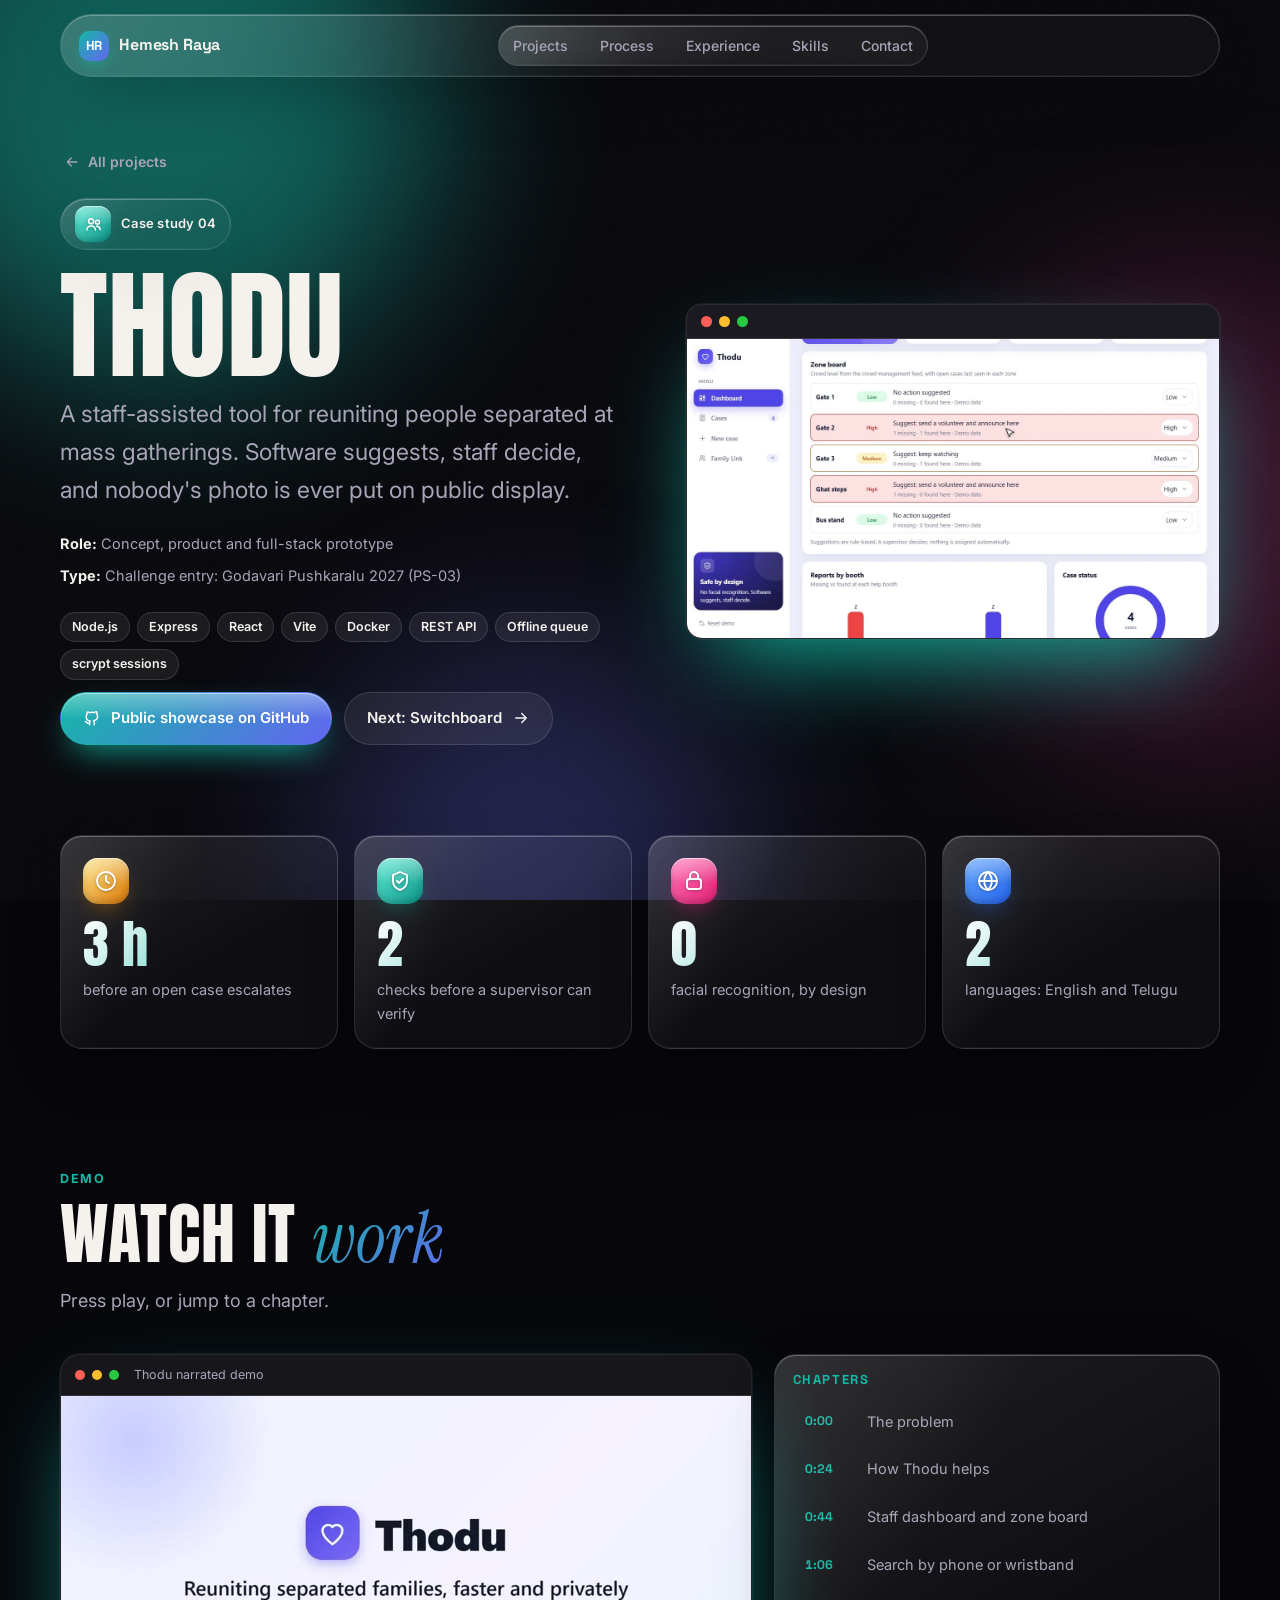
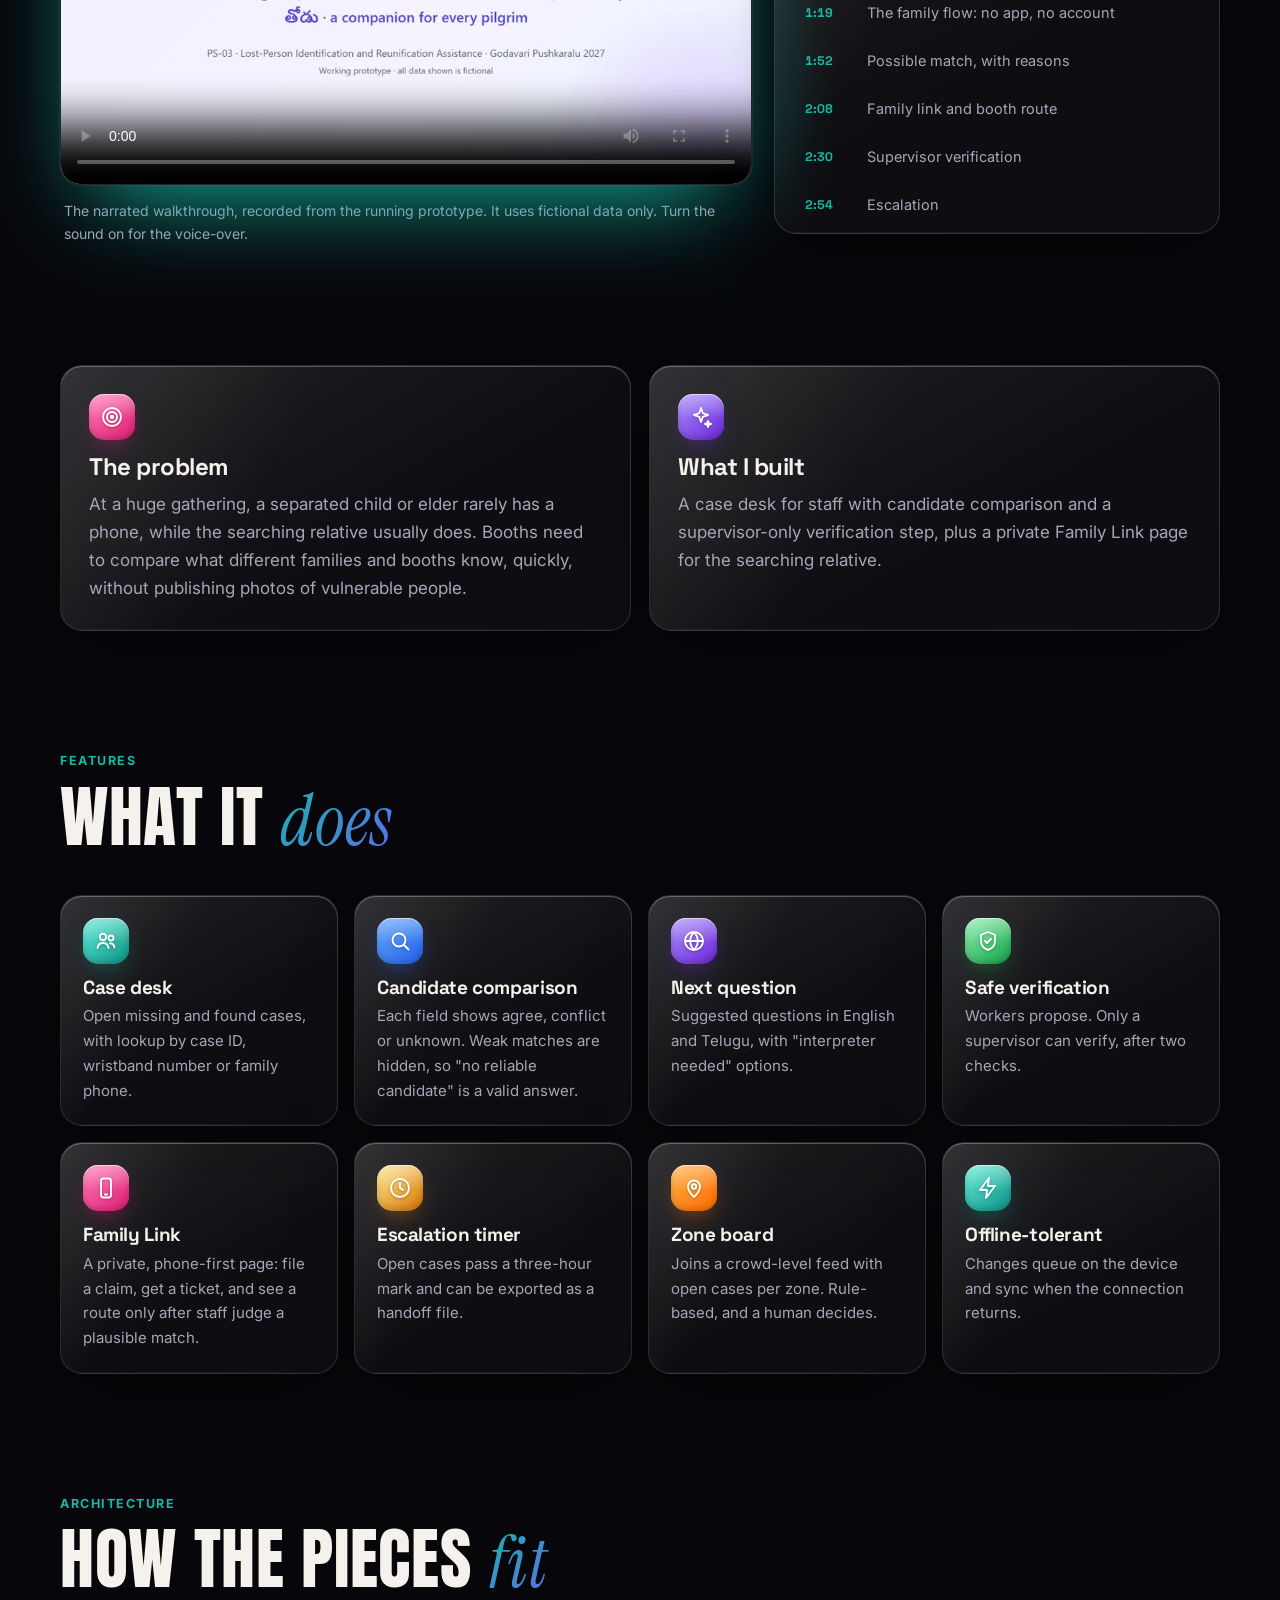
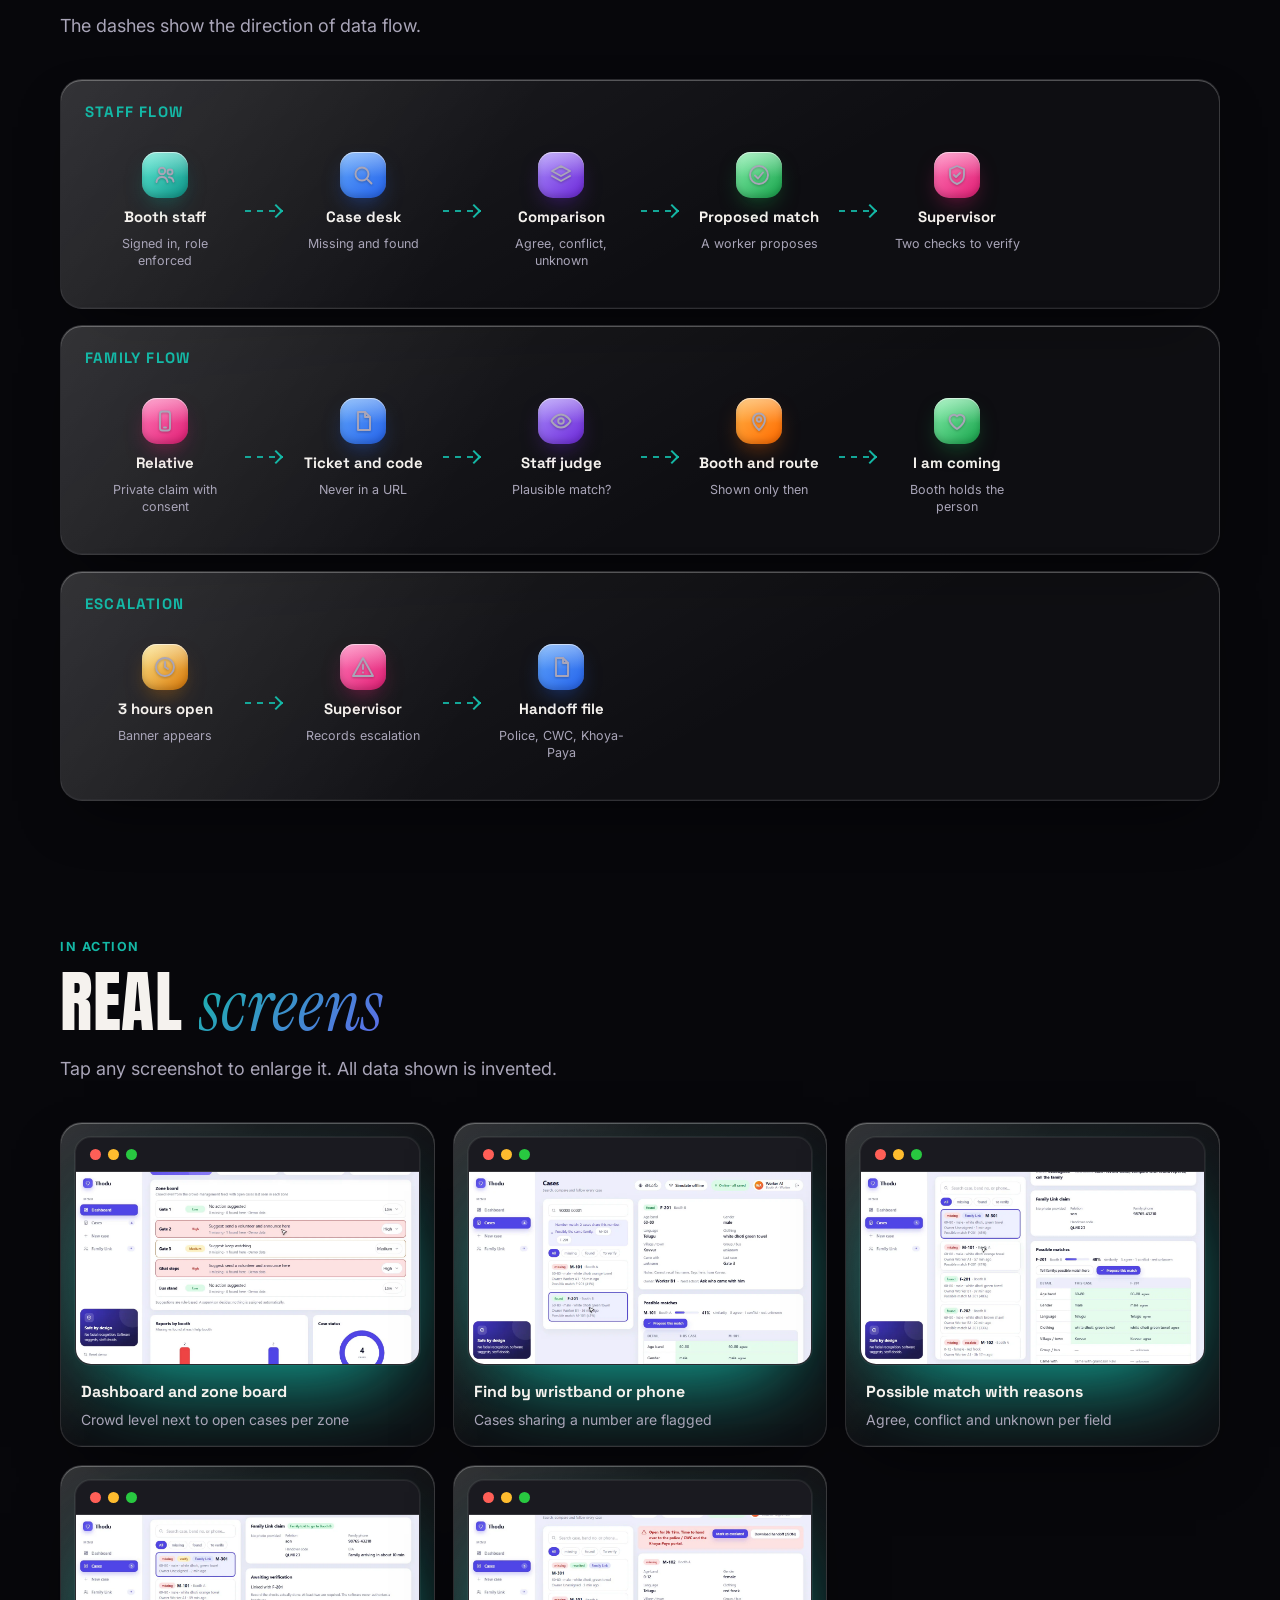
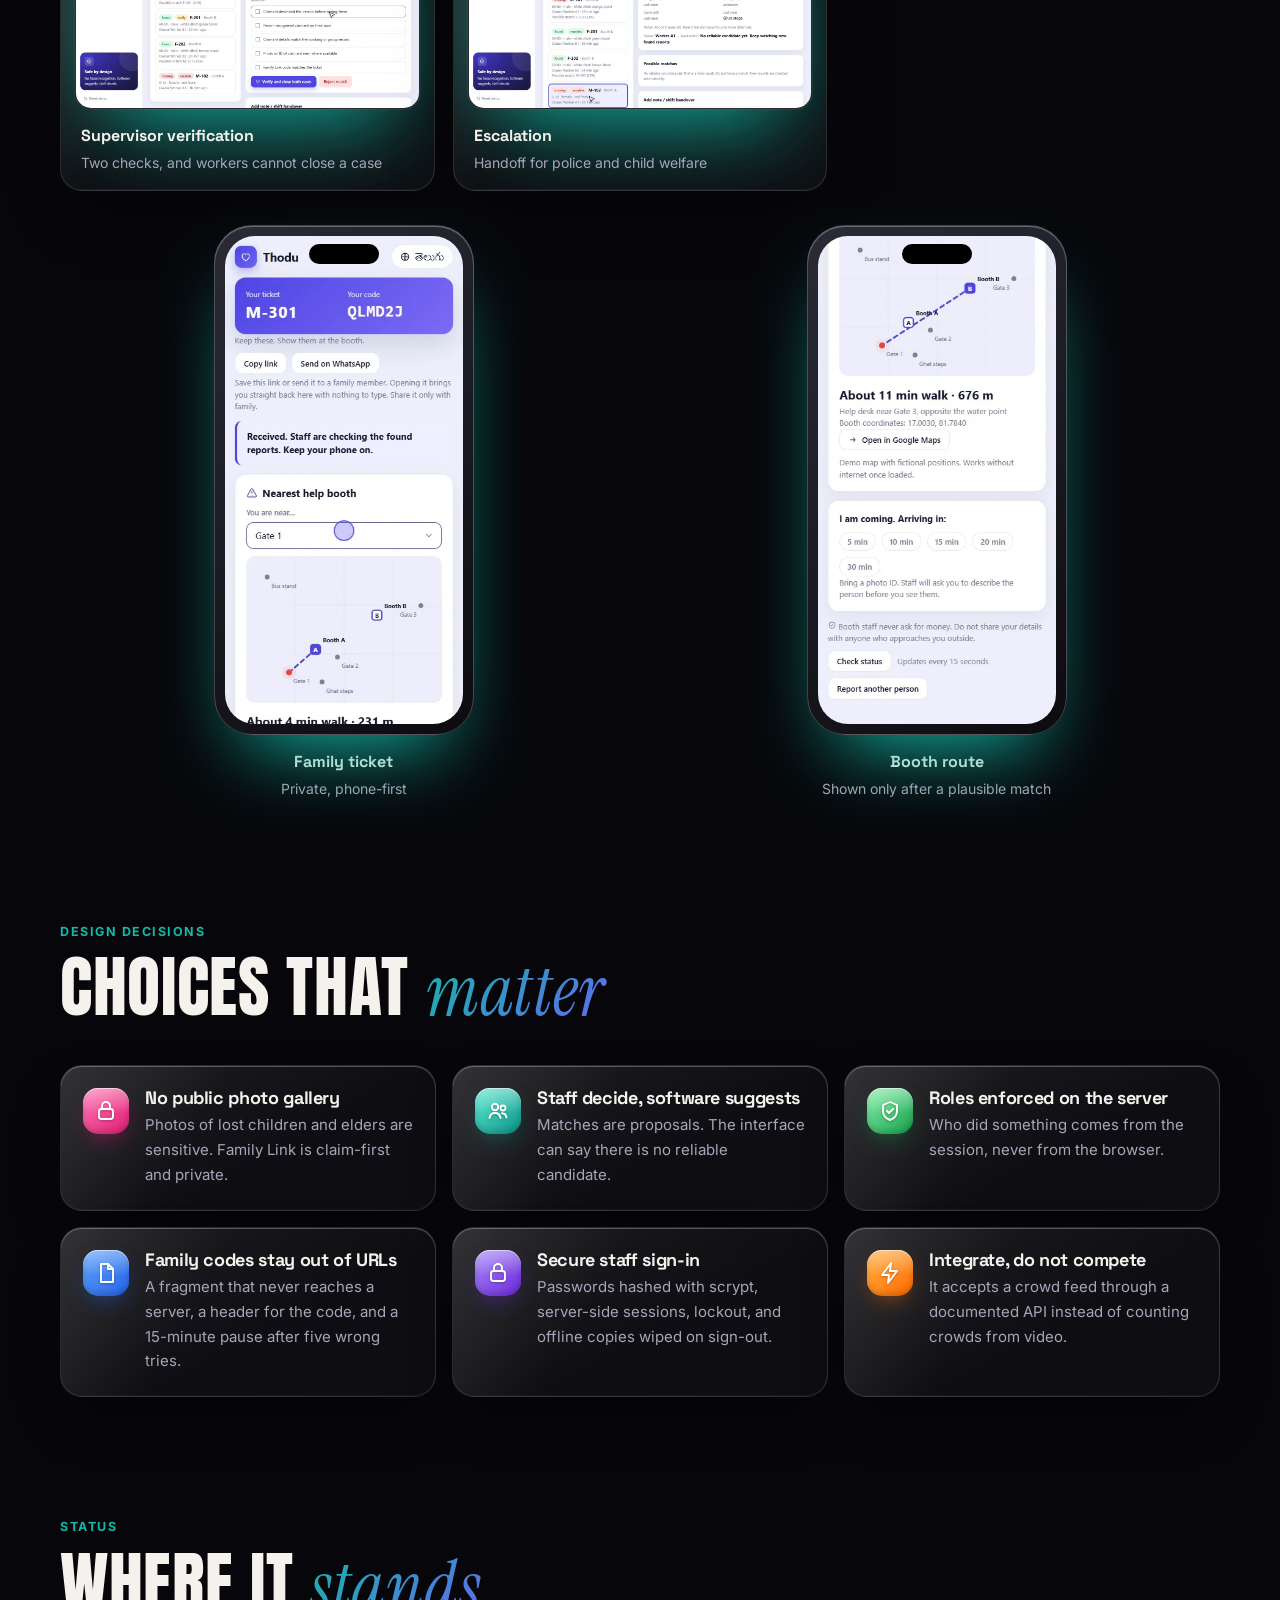
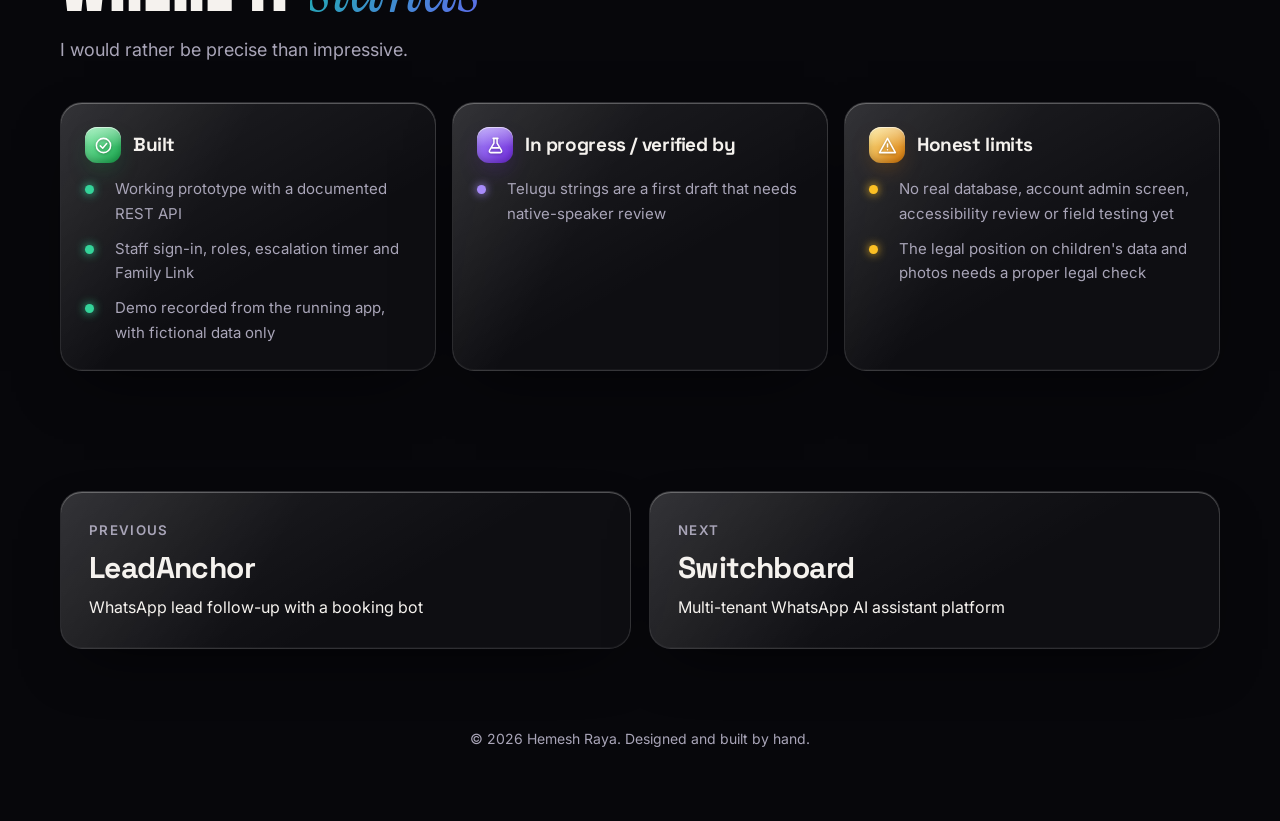
<file: thodu.html>
<!doctype html>
<html lang="en">
<head>
<meta charset="utf-8">
<meta name="viewport" content="width=device-width, initial-scale=1">
<title>Thodu | Hemesh Raya</title>
<meta name="description" content="A staff-assisted tool for reuniting people separated at mass gatherings. Software suggests, staff decide, and nobody&#x27;s photo is ever put on public display.">
<meta property="og:title" content="Thodu | Hemesh Raya">
<meta property="og:description" content="A staff-assisted tool for reuniting people separated at mass gatherings. Software suggests, staff decide, and nobody&#x27;s photo is ever put on public display.">
<meta property="og:type" content="website">
<meta name="theme-color" content="#07070b">
<link rel="preconnect" href="https://fonts.googleapis.com">
<link rel="preconnect" href="https://fonts.gstatic.com" crossorigin>
<link href="https://fonts.googleapis.com/css2?family=Anton&family=Inter:wght@400;500;600;700&family=Instrument+Serif:ital@0;1&family=JetBrains+Mono:wght@400;500&family=Space+Grotesk:wght@500;600;700&display=swap" rel="stylesheet">
<link rel="stylesheet" href="site.css">
<style>:root{--a:#14b8a6;--a2:#6366f1;}</style>
</head>
<body>
<div class="mesh" aria-hidden="true"><i></i><i></i><i></i></div><div class="grain" aria-hidden="true"></div>
<div class="cursor-glow" aria-hidden="true"></div><div class="progress" aria-hidden="true"></div>
<header class="nav"><div class="bar glass">
  <a class="brand" href="index.html"><span class="mark">HR</span><span>Hemesh Raya</span></a>
  <nav class="links glass" id="links" aria-label="Main">
    <a href="index.html#projects">Projects</a><a href="index.html#process">Process</a><a href="index.html#experience">Experience</a><a href="index.html#skills">Skills</a><a href="index.html#contact">Contact</a>
  </nav>
  <div style="display:flex;gap:8px">
    <button class="icon-btn menu-btn" id="menu" aria-label="Menu" aria-expanded="false"><svg viewBox="0 0 24 24" fill="none" stroke="currentColor" stroke-width="1.9" stroke-linecap="round" stroke-linejoin="round" aria-hidden="true"><path d="M4 7h16M4 12h16M4 17h16"/></svg></button>
  </div>
</div></header>

<main>
<section class="p-hero"><div class="wrap">
  <a class="crumb" href="index.html#projects"><svg viewBox="0 0 24 24" fill="none" stroke="currentColor" stroke-width="1.9" stroke-linecap="round" stroke-linejoin="round" aria-hidden="true"><path d="M19 12H5M11 6l-6 6 6 6"/></svg> All projects</a>
  <div class="p-hero-grid">
    <div>
      <span class="eyebrow glass" data-hero style="--d:.05s"><span class="ico g-teal sm"><svg viewBox="0 0 24 24" fill="none" stroke="currentColor" stroke-width="1.9" stroke-linecap="round" stroke-linejoin="round" aria-hidden="true"><circle cx="9" cy="8" r="3.2"/><path d="M3.5 19c.5-3 2.7-5 5.5-5s5 2 5.5 5"/><circle cx="17" cy="9" r="2.5"/><path d="M16 14.2c2.4.1 4.1 1.8 4.5 4.3"/></svg></span><span>Case study 04</span></span>
      <h1 data-hero style="--d:.12s">Thodu</h1>
      <p class="tag" data-hero style="--d:.22s">A staff-assisted tool for reuniting people separated at mass gatherings. Software suggests, staff decide, and nobody&#x27;s photo is ever put on public display.</p>
      <div class="meta-row" data-hero style="--d:.3s"><span><b>Role:</b> Concept, product and full-stack prototype</span><span><b>Type:</b> Challenge entry: Godavari Pushkaralu 2027 (PS-03)</span></div>
      <div class="chips" data-hero style="--d:.36s"><span class="chip">Node.js</span><span class="chip">Express</span><span class="chip">React</span><span class="chip">Vite</span><span class="chip">Docker</span><span class="chip">REST API</span><span class="chip">Offline queue</span><span class="chip">scrypt sessions</span></div>
      <div class="cta" data-hero style="--d:.44s"><a class="btn primary" href="https://github.com/HemeshRaya/thodu-showcase" target="_blank" rel="noopener"><svg viewBox="0 0 24 24" fill="none" stroke="currentColor" stroke-width="1.9" stroke-linecap="round" stroke-linejoin="round" aria-hidden="true"><path d="M9 19c-4 1.3-4-2-6-2.5m12 4.5v-3.2a2.8 2.8 0 0 0-.8-2.2c2.6-.3 5.3-1.3 5.3-5.8a4.5 4.5 0 0 0-1.2-3.1 4.2 4.2 0 0 0-.1-3.1s-1-.3-3.3 1.2a11.4 11.4 0 0 0-6 0C6.6 3.7 5.6 4 5.6 4a4.2 4.2 0 0 0-.1 3.1A4.5 4.5 0 0 0 4.3 10.2c0 4.5 2.7 5.5 5.3 5.8a2.8 2.8 0 0 0-.8 2.2V21"/></svg> Public showcase on GitHub</a><a class="btn" href="switchboard.html">Next: Switchboard <svg viewBox="0 0 24 24" fill="none" stroke="currentColor" stroke-width="1.9" stroke-linecap="round" stroke-linejoin="round" aria-hidden="true"><path d="M5 12h14M13 6l6 6-6 6"/></svg></a></div>
    </div>
    <div class="hero-visual" data-hero style="--d:.3s"><div class="frame" data-tilt><div class="top"><i></i><i></i><i></i></div><img src="thodu-dashboard.webp" alt="Dashboard and zone board"></div></div>
  </div>
</div></section>

<section class="sec" style="padding-top:60px"><div class="wrap"><div class="glance"><div class="stat glass" data-reveal><span class="ico g-amber"><svg viewBox="0 0 24 24" fill="none" stroke="currentColor" stroke-width="1.9" stroke-linecap="round" stroke-linejoin="round" aria-hidden="true"><circle cx="12" cy="12" r="9"/><path d="M12 7v5l3 2"/></svg></span><div class="num" data-count="3" data-suffix=" h">0</div><div class="lab">before an open case escalates</div></div><div class="stat glass" data-reveal><span class="ico g-teal"><svg viewBox="0 0 24 24" fill="none" stroke="currentColor" stroke-width="1.9" stroke-linecap="round" stroke-linejoin="round" aria-hidden="true"><path d="M12 3l7 3v6c0 4.5-3 7.6-7 9-4-1.4-7-4.5-7-9V6l7-3z"/><path d="M9 12l2 2 4-4"/></svg></span><div class="num" data-count="2" data-suffix="">0</div><div class="lab">checks before a supervisor can verify</div></div><div class="stat glass" data-reveal><span class="ico g-pink"><svg viewBox="0 0 24 24" fill="none" stroke="currentColor" stroke-width="1.9" stroke-linecap="round" stroke-linejoin="round" aria-hidden="true"><rect x="5" y="10" width="14" height="10" rx="2.5"/><path d="M8 10V7a4 4 0 0 1 8 0v3"/></svg></span><div class="num" data-count="0" data-suffix="">0</div><div class="lab">facial recognition, by design</div></div><div class="stat glass" data-reveal><span class="ico g-blue"><svg viewBox="0 0 24 24" fill="none" stroke="currentColor" stroke-width="1.9" stroke-linecap="round" stroke-linejoin="round" aria-hidden="true"><circle cx="12" cy="12" r="9"/><path d="M3 12h18M12 3c2.5 2.6 3.8 5.6 3.8 9S14.5 18.4 12 21M12 3C9.5 5.6 8.2 8.6 8.2 12S9.5 18.4 12 21"/></svg></span><div class="num" data-count="2" data-suffix="">0</div><div class="lab">languages: English and Telugu</div></div></div></div></section>

<section class="sec" id="demo"><div class="wrap">
  <div class="sec-head" data-reveal><div class="kicker">Demo</div><h2>Watch it <span class="em">work</span></h2><p>Press play, or jump to a chapter.</p></div>
  <div class="demo" data-reveal>
    <div><div class="player"><div class="top"><i></i><i></i><i></i><span>Thodu narrated demo</span></div><video controls playsinline preload="metadata" aria-label="Thodu narrated demo" poster="thodu-demo-poster.jpg"><source src="thodu-demo.mp4" type="video/mp4">Your browser cannot play this video.</video></div><p class="demo-note">The narrated walkthrough, recorded from the running prototype. It uses fictional data only. Turn the sound on for the voice-over.</p></div>
    <div class="chapters glass"><h4>Chapters</h4><button data-t="0.5"><b>0:00</b><span>The problem</span></button><button data-t="24.7"><b>0:24</b><span>How Thodu helps</span></button><button data-t="44"><b>0:44</b><span>Staff dashboard and zone board</span></button><button data-t="66.7"><b>1:06</b><span>Search by phone or wristband</span></button><button data-t="79.8"><b>1:19</b><span>The family flow: no app, no account</span></button><button data-t="112.3"><b>1:52</b><span>Possible match, with reasons</span></button><button data-t="128"><b>2:08</b><span>Family link and booth route</span></button><button data-t="150.4"><b>2:30</b><span>Supervisor verification</span></button><button data-t="174.3"><b>2:54</b><span>Escalation</span></button><button data-t="182"><b>3:02</b><span>Works offline</span></button><button data-t="198.9"><b>3:18</b><span>Safeguards</span></button></div>
  </div>
</div></section>

<section class="sec"><div class="wrap"><div class="two">
  <div class="story glass" data-reveal><span class="ico g-pink"><svg viewBox="0 0 24 24" fill="none" stroke="currentColor" stroke-width="1.9" stroke-linecap="round" stroke-linejoin="round" aria-hidden="true"><circle cx="12" cy="12" r="9"/><circle cx="12" cy="12" r="5"/><circle cx="12" cy="12" r="1.2"/></svg></span><h3>The problem</h3><p>At a huge gathering, a separated child or elder rarely has a phone, while the searching relative usually does. Booths need to compare what different families and booths know, quickly, without publishing photos of vulnerable people.</p></div>
  <div class="story glass" data-reveal><span class="ico g-violet"><svg viewBox="0 0 24 24" fill="none" stroke="currentColor" stroke-width="1.9" stroke-linecap="round" stroke-linejoin="round" aria-hidden="true"><path d="M12 3l1.8 5.2L19 10l-5.2 1.8L12 17l-1.8-5.2L5 10l5.2-1.8L12 3z"/><path d="M19 16l.8 2.2L22 19l-2.2.8L19 22l-.8-2.2L16 19l2.2-.8L19 16z"/></svg></span><h3>What I built</h3><p>A case desk for staff with candidate comparison and a supervisor-only verification step, plus a private Family Link page for the searching relative.</p></div>
</div></div></section>

<section class="sec"><div class="wrap"><div class="sec-head" data-reveal><div class="kicker">Features</div><h2>What it <span class="em">does</span></h2></div><div class="feat-grid"><div class="feat glass" data-reveal><span class="ico g-teal"><svg viewBox="0 0 24 24" fill="none" stroke="currentColor" stroke-width="1.9" stroke-linecap="round" stroke-linejoin="round" aria-hidden="true"><circle cx="9" cy="8" r="3.2"/><path d="M3.5 19c.5-3 2.7-5 5.5-5s5 2 5.5 5"/><circle cx="17" cy="9" r="2.5"/><path d="M16 14.2c2.4.1 4.1 1.8 4.5 4.3"/></svg></span><h4>Case desk</h4><p>Open missing and found cases, with lookup by case ID, wristband number or family phone.</p></div><div class="feat glass" data-reveal><span class="ico g-blue"><svg viewBox="0 0 24 24" fill="none" stroke="currentColor" stroke-width="1.9" stroke-linecap="round" stroke-linejoin="round" aria-hidden="true"><circle cx="11" cy="11" r="6.5"/><path d="M16 16l4.5 4.5"/></svg></span><h4>Candidate comparison</h4><p>Each field shows agree, conflict or unknown. Weak matches are hidden, so "no reliable candidate" is a valid answer.</p></div><div class="feat glass" data-reveal><span class="ico g-violet"><svg viewBox="0 0 24 24" fill="none" stroke="currentColor" stroke-width="1.9" stroke-linecap="round" stroke-linejoin="round" aria-hidden="true"><circle cx="12" cy="12" r="9"/><path d="M3 12h18M12 3c2.5 2.6 3.8 5.6 3.8 9S14.5 18.4 12 21M12 3C9.5 5.6 8.2 8.6 8.2 12S9.5 18.4 12 21"/></svg></span><h4>Next question</h4><p>Suggested questions in English and Telugu, with "interpreter needed" options.</p></div><div class="feat glass" data-reveal><span class="ico g-green"><svg viewBox="0 0 24 24" fill="none" stroke="currentColor" stroke-width="1.9" stroke-linecap="round" stroke-linejoin="round" aria-hidden="true"><path d="M12 3l7 3v6c0 4.5-3 7.6-7 9-4-1.4-7-4.5-7-9V6l7-3z"/><path d="M9 12l2 2 4-4"/></svg></span><h4>Safe verification</h4><p>Workers propose. Only a supervisor can verify, after two checks.</p></div><div class="feat glass" data-reveal><span class="ico g-pink"><svg viewBox="0 0 24 24" fill="none" stroke="currentColor" stroke-width="1.9" stroke-linecap="round" stroke-linejoin="round" aria-hidden="true"><rect x="7" y="2.5" width="10" height="19" rx="2.5"/><path d="M11 18.5h2"/></svg></span><h4>Family Link</h4><p>A private, phone-first page: file a claim, get a ticket, and see a route only after staff judge a plausible match.</p></div><div class="feat glass" data-reveal><span class="ico g-amber"><svg viewBox="0 0 24 24" fill="none" stroke="currentColor" stroke-width="1.9" stroke-linecap="round" stroke-linejoin="round" aria-hidden="true"><circle cx="12" cy="12" r="9"/><path d="M12 7v5l3 2"/></svg></span><h4>Escalation timer</h4><p>Open cases pass a three-hour mark and can be exported as a handoff file.</p></div><div class="feat glass" data-reveal><span class="ico g-orange"><svg viewBox="0 0 24 24" fill="none" stroke="currentColor" stroke-width="1.9" stroke-linecap="round" stroke-linejoin="round" aria-hidden="true"><path d="M12 21s-6-5.5-6-10.5a6 6 0 0 1 12 0C18 15.5 12 21 12 21z"/><circle cx="12" cy="10.5" r="2.2"/></svg></span><h4>Zone board</h4><p>Joins a crowd-level feed with open cases per zone. Rule-based, and a human decides.</p></div><div class="feat glass" data-reveal><span class="ico g-teal"><svg viewBox="0 0 24 24" fill="none" stroke="currentColor" stroke-width="1.9" stroke-linecap="round" stroke-linejoin="round" aria-hidden="true"><path d="M13 2L4 14h7l-1 8 9-12h-7l1-8z"/></svg></span><h4>Offline-tolerant</h4><p>Changes queue on the device and sync when the connection returns.</p></div></div></div></section>

<section class="sec"><div class="wrap"><div class="sec-head" data-reveal><div class="kicker">Architecture</div><h2>How the pieces <span class="em">fit</span></h2><p>The dashes show the direction of data flow.</p></div><div class="lane glass" data-reveal><h4>Staff flow</h4><div class="flow"><div class="node"><span class="ico g-teal"><svg viewBox="0 0 24 24" fill="none" stroke="currentColor" stroke-width="1.9" stroke-linecap="round" stroke-linejoin="round" aria-hidden="true"><circle cx="9" cy="8" r="3.2"/><path d="M3.5 19c.5-3 2.7-5 5.5-5s5 2 5.5 5"/><circle cx="17" cy="9" r="2.5"/><path d="M16 14.2c2.4.1 4.1 1.8 4.5 4.3"/></svg></span><b>Booth staff</b><span>Signed in, role enforced</span></div><div class="arrow" aria-hidden="true"></div><div class="node"><span class="ico g-blue"><svg viewBox="0 0 24 24" fill="none" stroke="currentColor" stroke-width="1.9" stroke-linecap="round" stroke-linejoin="round" aria-hidden="true"><circle cx="11" cy="11" r="6.5"/><path d="M16 16l4.5 4.5"/></svg></span><b>Case desk</b><span>Missing and found</span></div><div class="arrow" aria-hidden="true"></div><div class="node"><span class="ico g-violet"><svg viewBox="0 0 24 24" fill="none" stroke="currentColor" stroke-width="1.9" stroke-linecap="round" stroke-linejoin="round" aria-hidden="true"><path d="M12 3l9 5-9 5-9-5 9-5z"/><path d="M3 13l9 5 9-5"/></svg></span><b>Comparison</b><span>Agree, conflict, unknown</span></div><div class="arrow" aria-hidden="true"></div><div class="node"><span class="ico g-green"><svg viewBox="0 0 24 24" fill="none" stroke="currentColor" stroke-width="1.9" stroke-linecap="round" stroke-linejoin="round" aria-hidden="true"><circle cx="12" cy="12" r="9"/><path d="M8 12.5l3 3 5-6"/></svg></span><b>Proposed match</b><span>A worker proposes</span></div><div class="arrow" aria-hidden="true"></div><div class="node"><span class="ico g-pink"><svg viewBox="0 0 24 24" fill="none" stroke="currentColor" stroke-width="1.9" stroke-linecap="round" stroke-linejoin="round" aria-hidden="true"><path d="M12 3l7 3v6c0 4.5-3 7.6-7 9-4-1.4-7-4.5-7-9V6l7-3z"/><path d="M9 12l2 2 4-4"/></svg></span><b>Supervisor</b><span>Two checks to verify</span></div></div></div><div class="lane glass" data-reveal><h4>Family flow</h4><div class="flow"><div class="node"><span class="ico g-pink"><svg viewBox="0 0 24 24" fill="none" stroke="currentColor" stroke-width="1.9" stroke-linecap="round" stroke-linejoin="round" aria-hidden="true"><rect x="7" y="2.5" width="10" height="19" rx="2.5"/><path d="M11 18.5h2"/></svg></span><b>Relative</b><span>Private claim with consent</span></div><div class="arrow" aria-hidden="true"></div><div class="node"><span class="ico g-blue"><svg viewBox="0 0 24 24" fill="none" stroke="currentColor" stroke-width="1.9" stroke-linecap="round" stroke-linejoin="round" aria-hidden="true"><path d="M7 3h7l5 5v13H7z"/><path d="M14 3v5h5"/></svg></span><b>Ticket and code</b><span>Never in a URL</span></div><div class="arrow" aria-hidden="true"></div><div class="node"><span class="ico g-violet"><svg viewBox="0 0 24 24" fill="none" stroke="currentColor" stroke-width="1.9" stroke-linecap="round" stroke-linejoin="round" aria-hidden="true"><path d="M2.5 12S6 5.5 12 5.5 21.5 12 21.5 12 18 18.5 12 18.5 2.5 12 2.5 12z"/><circle cx="12" cy="12" r="2.8"/></svg></span><b>Staff judge</b><span>Plausible match?</span></div><div class="arrow" aria-hidden="true"></div><div class="node"><span class="ico g-orange"><svg viewBox="0 0 24 24" fill="none" stroke="currentColor" stroke-width="1.9" stroke-linecap="round" stroke-linejoin="round" aria-hidden="true"><path d="M12 21s-6-5.5-6-10.5a6 6 0 0 1 12 0C18 15.5 12 21 12 21z"/><circle cx="12" cy="10.5" r="2.2"/></svg></span><b>Booth and route</b><span>Shown only then</span></div><div class="arrow" aria-hidden="true"></div><div class="node"><span class="ico g-green"><svg viewBox="0 0 24 24" fill="none" stroke="currentColor" stroke-width="1.9" stroke-linecap="round" stroke-linejoin="round" aria-hidden="true"><path d="M12 20s-7.5-4.6-7.5-10A4.3 4.3 0 0 1 12 7.3 4.3 4.3 0 0 1 19.5 10c0 5.4-7.5 10-7.5 10z"/></svg></span><b>I am coming</b><span>Booth holds the person</span></div></div></div><div class="lane glass" data-reveal><h4>Escalation</h4><div class="flow"><div class="node"><span class="ico g-amber"><svg viewBox="0 0 24 24" fill="none" stroke="currentColor" stroke-width="1.9" stroke-linecap="round" stroke-linejoin="round" aria-hidden="true"><circle cx="12" cy="12" r="9"/><path d="M12 7v5l3 2"/></svg></span><b>3 hours open</b><span>Banner appears</span></div><div class="arrow" aria-hidden="true"></div><div class="node"><span class="ico g-pink"><svg viewBox="0 0 24 24" fill="none" stroke="currentColor" stroke-width="1.9" stroke-linecap="round" stroke-linejoin="round" aria-hidden="true"><path d="M12 3l10 18H2L12 3z"/><path d="M12 10v4M12 17.5h.01"/></svg></span><b>Supervisor</b><span>Records escalation</span></div><div class="arrow" aria-hidden="true"></div><div class="node"><span class="ico g-blue"><svg viewBox="0 0 24 24" fill="none" stroke="currentColor" stroke-width="1.9" stroke-linecap="round" stroke-linejoin="round" aria-hidden="true"><path d="M7 3h7l5 5v13H7z"/><path d="M14 3v5h5"/></svg></span><b>Handoff file</b><span>Police, CWC, Khoya-Paya</span></div></div></div></div></section>

<section class="sec"><div class="wrap"><div class="sec-head" data-reveal><div class="kicker">In action</div><h2>Real <span class="em">screens</span></h2><p>Tap any screenshot to enlarge it. All data shown is invented.</p></div><div class="gallery"><figure class="shot glass" data-reveal data-zoom style="margin:0;padding:14px"><div class="frame"><div class="top"><i></i><i></i><i></i></div><img src="thodu-dashboard.webp" alt="Dashboard and zone board: Crowd level next to open cases per zone" loading="lazy"></div><figcaption><b>Dashboard and zone board</b><span>Crowd level next to open cases per zone</span></figcaption></figure><figure class="shot glass" data-reveal data-zoom style="margin:0;padding:14px"><div class="frame"><div class="top"><i></i><i></i><i></i></div><img src="thodu-find.webp" alt="Find by wristband or phone: Cases sharing a number are flagged" loading="lazy"></div><figcaption><b>Find by wristband or phone</b><span>Cases sharing a number are flagged</span></figcaption></figure><figure class="shot glass" data-reveal data-zoom style="margin:0;padding:14px"><div class="frame"><div class="top"><i></i><i></i><i></i></div><img src="thodu-match.webp" alt="Possible match with reasons: Agree, conflict and unknown per field" loading="lazy"></div><figcaption><b>Possible match with reasons</b><span>Agree, conflict and unknown per field</span></figcaption></figure><figure class="shot glass" data-reveal data-zoom style="margin:0;padding:14px"><div class="frame"><div class="top"><i></i><i></i><i></i></div><img src="thodu-verify.webp" alt="Supervisor verification: Two checks, and workers cannot close a case" loading="lazy"></div><figcaption><b>Supervisor verification</b><span>Two checks, and workers cannot close a case</span></figcaption></figure><figure class="shot glass" data-reveal data-zoom style="margin:0;padding:14px"><div class="frame"><div class="top"><i></i><i></i><i></i></div><img src="thodu-escalation.webp" alt="Escalation: Handoff for police and child welfare" loading="lazy"></div><figcaption><b>Escalation</b><span>Handoff for police and child welfare</span></figcaption></figure></div><div class="shots-phone" style="margin-top:34px"><figure data-reveal><div class="phone" data-zoom><img src="thodu-family.webp" alt="Family ticket: Private, phone-first" loading="lazy"></div><figcaption><b>Family ticket</b><span>Private, phone-first</span></figcaption></figure><figure data-reveal><div class="phone" data-zoom><img src="thodu-route.webp" alt="Booth route: Shown only after a plausible match" loading="lazy"></div><figcaption><b>Booth route</b><span>Shown only after a plausible match</span></figcaption></figure></div></div></section>

<section class="sec"><div class="wrap"><div class="sec-head" data-reveal><div class="kicker">Design decisions</div><h2>Choices that <span class="em">matter</span></h2></div><div class="dec"><div class="d glass" data-reveal><span class="ico g-pink"><svg viewBox="0 0 24 24" fill="none" stroke="currentColor" stroke-width="1.9" stroke-linecap="round" stroke-linejoin="round" aria-hidden="true"><rect x="5" y="10" width="14" height="10" rx="2.5"/><path d="M8 10V7a4 4 0 0 1 8 0v3"/></svg></span><div><h4>No public photo gallery</h4><p>Photos of lost children and elders are sensitive. Family Link is claim-first and private.</p></div></div><div class="d glass" data-reveal><span class="ico g-teal"><svg viewBox="0 0 24 24" fill="none" stroke="currentColor" stroke-width="1.9" stroke-linecap="round" stroke-linejoin="round" aria-hidden="true"><circle cx="9" cy="8" r="3.2"/><path d="M3.5 19c.5-3 2.7-5 5.5-5s5 2 5.5 5"/><circle cx="17" cy="9" r="2.5"/><path d="M16 14.2c2.4.1 4.1 1.8 4.5 4.3"/></svg></span><div><h4>Staff decide, software suggests</h4><p>Matches are proposals. The interface can say there is no reliable candidate.</p></div></div><div class="d glass" data-reveal><span class="ico g-green"><svg viewBox="0 0 24 24" fill="none" stroke="currentColor" stroke-width="1.9" stroke-linecap="round" stroke-linejoin="round" aria-hidden="true"><path d="M12 3l7 3v6c0 4.5-3 7.6-7 9-4-1.4-7-4.5-7-9V6l7-3z"/><path d="M9 12l2 2 4-4"/></svg></span><div><h4>Roles enforced on the server</h4><p>Who did something comes from the session, never from the browser.</p></div></div><div class="d glass" data-reveal><span class="ico g-blue"><svg viewBox="0 0 24 24" fill="none" stroke="currentColor" stroke-width="1.9" stroke-linecap="round" stroke-linejoin="round" aria-hidden="true"><path d="M7 3h7l5 5v13H7z"/><path d="M14 3v5h5"/></svg></span><div><h4>Family codes stay out of URLs</h4><p>A fragment that never reaches a server, a header for the code, and a 15-minute pause after five wrong tries.</p></div></div><div class="d glass" data-reveal><span class="ico g-violet"><svg viewBox="0 0 24 24" fill="none" stroke="currentColor" stroke-width="1.9" stroke-linecap="round" stroke-linejoin="round" aria-hidden="true"><rect x="5" y="10" width="14" height="10" rx="2.5"/><path d="M8 10V7a4 4 0 0 1 8 0v3"/></svg></span><div><h4>Secure staff sign-in</h4><p>Passwords hashed with scrypt, server-side sessions, lockout, and offline copies wiped on sign-out.</p></div></div><div class="d glass" data-reveal><span class="ico g-orange"><svg viewBox="0 0 24 24" fill="none" stroke="currentColor" stroke-width="1.9" stroke-linecap="round" stroke-linejoin="round" aria-hidden="true"><path d="M13 2L4 14h7l-1 8 9-12h-7l1-8z"/></svg></span><div><h4>Integrate, do not compete</h4><p>It accepts a crowd feed through a documented API instead of counting crowds from video.</p></div></div></div></div></section>



<section class="sec"><div class="wrap"><div class="sec-head" data-reveal><div class="kicker">Status</div><h2>Where it <span class="em">stands</span></h2><p>I would rather be precise than impressive.</p></div><div class="status"><div class="col glass" data-reveal style="--c:#34d399"><h4><span class="ico g-green sm"><svg viewBox="0 0 24 24" fill="none" stroke="currentColor" stroke-width="1.9" stroke-linecap="round" stroke-linejoin="round" aria-hidden="true"><circle cx="12" cy="12" r="9"/><path d="M8 12.5l3 3 5-6"/></svg></span>Built</h4><ul><li>Working prototype with a documented REST API</li><li>Staff sign-in, roles, escalation timer and Family Link</li><li>Demo recorded from the running app, with fictional data only</li></ul></div><div class="col glass" data-reveal style="--c:#a78bfa"><h4><span class="ico g-violet sm"><svg viewBox="0 0 24 24" fill="none" stroke="currentColor" stroke-width="1.9" stroke-linecap="round" stroke-linejoin="round" aria-hidden="true"><path d="M9 3h6M10 3v6l-5.5 9.2A1.8 1.8 0 0 0 6 21h12a1.8 1.8 0 0 0 1.5-2.8L14 9V3"/><path d="M7.5 15h9"/></svg></span>In progress / verified by</h4><ul><li>Telugu strings are a first draft that needs native-speaker review</li></ul></div><div class="col glass" data-reveal style="--c:#fbbf24"><h4><span class="ico g-amber sm"><svg viewBox="0 0 24 24" fill="none" stroke="currentColor" stroke-width="1.9" stroke-linecap="round" stroke-linejoin="round" aria-hidden="true"><path d="M12 3l10 18H2L12 3z"/><path d="M12 10v4M12 17.5h.01"/></svg></span>Honest limits</h4><ul><li>No real database, account admin screen, accessibility review or field testing yet</li><li>The legal position on children&#x27;s data and photos needs a proper legal check</li></ul></div></div></div></section>

<section class="sec"><div class="wrap"><div class="next">
  <a class="nextcard glass" data-reveal data-tilt href="leadanchor.html" style="--a:#7c6cff;--a2:#38bdf8"><small>Previous</small><h3>LeadAnchor</h3><span>WhatsApp lead follow-up with a booking bot</span></a>
  <a class="nextcard glass" data-reveal data-tilt href="switchboard.html" style="--a:#25d366;--a2:#0ea5a4"><small>Next</small><h3>Switchboard</h3><span>Multi-tenant WhatsApp AI assistant platform</span></a>
</div></div></section>
</main>
<footer><div class="wrap">&copy; 2026 Hemesh Raya. Designed and built by hand.</div></footer>
<div class="lb" role="dialog" aria-label="Screenshot viewer"><button class="icon-btn x" aria-label="Close"><svg viewBox="0 0 24 24" fill="none" stroke="currentColor" stroke-width="1.9" stroke-linecap="round" stroke-linejoin="round" aria-hidden="true"><path d="M6 6l12 12M18 6L6 18"/></svg></button><img alt=""></div>
<script src="site.js"></script>
</body></html>
</file>
<file: site.css>
/* Hemesh Raya portfolio: dark glossy theme */
:root {
  --bg: #07070b;
  --text: #f5f2ee;
  --muted: #a9a5b8;
  --line: rgba(255, 255, 255, .12);
  --a: #ff3b30;           /* page accent, overridden per project */
  --a2: #ff8a1f;
  --g-orange: linear-gradient(135deg, #ffb347, #ff6a00);
  --g-pink: linear-gradient(135deg, #ff7ab8, #e11d74);
  --g-violet: linear-gradient(135deg, #a78bfa, #6d28d9);
  --g-blue: linear-gradient(135deg, #60a5fa, #2563eb);
  --g-teal: linear-gradient(135deg, #5eead4, #0d9488);
  --g-green: linear-gradient(135deg, #86efac, #16a34a);
  --g-amber: linear-gradient(135deg, #fde68a, #d97706);
  --radius: 22px;
  --font-body: "Inter", system-ui, -apple-system, "Segoe UI", Roboto, sans-serif;
  --font-head: "Space Grotesk", "Inter", system-ui, sans-serif;
  --font-accent: "Instrument Serif", Georgia, serif;
  --font-display: "Anton", "Space Grotesk", Impact, sans-serif;
}
* { box-sizing: border-box; }
html { overflow-x: clip; scroll-behavior: smooth; -webkit-text-size-adjust: 100%; }
body {
  margin: 0; background: var(--bg); color: var(--text);
  font: 16px/1.65 var(--font-body); overflow-x: hidden;
}
@view-transition { navigation: auto; }
img { max-width: 100%; display: block; }
a { color: inherit; text-decoration: none; }
:focus-visible { outline: 2px solid var(--a); outline-offset: 3px; border-radius: 8px; }
.wrap { width: min(1160px, 100% - 40px); margin-inline: auto; }
::selection { background: var(--a); color: #000; }

/* ---------- background mesh ---------- */
.mesh { position: fixed; inset: 0; z-index: -1; overflow: hidden; pointer-events: none; }
.mesh i { position: absolute; border-radius: 50%; filter: blur(90px); opacity: .5; will-change: transform; }
.mesh i:nth-child(1) { width: 560px; height: 560px; background: var(--a); top: -180px; left: -120px; animation: drift1 22s ease-in-out infinite; }
.mesh i:nth-child(2) { width: 480px; height: 480px; background: #7c1d4d; top: 30%; right: -160px; opacity: .45; animation: drift2 26s ease-in-out infinite; }
.mesh i:nth-child(3) { width: 420px; height: 420px; background: var(--a2); bottom: -160px; left: 25%; opacity: .28; animation: drift3 30s ease-in-out infinite; }
@keyframes drift1 { 50% { transform: translate(120px, 90px) scale(1.15); } }
@keyframes drift2 { 50% { transform: translate(-110px, 80px) scale(.9); } }
@keyframes drift3 { 50% { transform: translate(90px, -70px) scale(1.2); } }
.grain { position: fixed; inset: 0; z-index: -1; opacity: .05; pointer-events: none;
  background-image: url("data:image/svg+xml;utf8,<svg xmlns='http://www.w3.org/2000/svg' width='160' height='160'><filter id='n'><feTurbulence type='fractalNoise' baseFrequency='.9' numOctaves='2'/></filter><rect width='100%' height='100%' filter='url(%23n)'/></svg>"); }
.progress { position: fixed; top: 0; left: 0; height: 3px; width: 0; z-index: 60; background: linear-gradient(90deg, var(--a), var(--a2)); box-shadow: 0 0 12px var(--a); }
.cursor-glow { position: fixed; width: 420px; height: 420px; margin: -210px 0 0 -210px; border-radius: 50%; z-index: -1; pointer-events: none;
  background: radial-gradient(circle, color-mix(in srgb, var(--a) 22%, transparent), transparent 65%); transition: opacity .3s; opacity: 0; }

/* ---------- nav ---------- */
.nav { position: fixed; top: 14px; left: 0; right: 0; z-index: 50; }
.nav .bar { width: min(1160px, 100% - 28px); margin-inline: auto; display: flex; align-items: center; justify-content: space-between;
  padding: 10px 14px 10px 18px; border-radius: 999px; }
.brand { font-family: var(--font-head); font-weight: 700; letter-spacing: -.01em; display: flex; align-items: center; gap: 10px; }
.brand .mark { width: 30px; height: 30px; border-radius: 10px; display: grid; place-items: center; font-size: 13px; color: #fff; background: linear-gradient(135deg, var(--a), var(--a2)); box-shadow: 0 6px 18px -6px var(--a); }
.links { display: flex; align-items: center; gap: 4px; }
.links a { padding: 8px 14px; border-radius: 999px; color: var(--muted); font-size: 14px; font-weight: 500; transition: .2s; }
.links a:hover, .links a.active { color: var(--text); background: rgba(255, 255, 255, .08); }
.icon-btn { width: 38px; height: 38px; border-radius: 50%; display: grid; place-items: center; cursor: pointer; border: 1px solid var(--line);
  background: rgba(255, 255, 255, .06); color: var(--text); transition: .2s; }
.icon-btn:hover { background: rgba(255, 255, 255, .14); transform: translateY(-1px); }
.icon-btn svg { width: 18px; height: 18px; }
.icon-btn[aria-pressed="true"] { background: linear-gradient(135deg, var(--a), var(--a2)); border-color: transparent; color: #fff; box-shadow: 0 6px 20px -6px var(--a); }
.menu-btn { display: none; }
@media (max-width: 760px) {
  .links { display: none; position: absolute; top: 62px; left: 0; right: 0; flex-direction: column; padding: 12px; border-radius: 24px; }
  .links.open { display: flex; }
  .menu-btn { display: grid; }
}

/* ---------- glass + gloss ---------- */
.glass {
  position: relative; border-radius: var(--radius); border: 1px solid var(--line);
  background: linear-gradient(150deg, rgba(255, 255, 255, .1), rgba(255, 255, 255, .03) 60%);
  -webkit-backdrop-filter: blur(16px); backdrop-filter: blur(16px);
  box-shadow: inset 0 1px 0 rgba(255, 255, 255, .28), inset 0 -1px 0 rgba(255, 255, 255, .04), 0 24px 60px -24px rgba(0, 0, 0, .7);
  overflow: hidden; --mx: 50%; --my: 0%;
}
.glass::before { content: ""; position: absolute; inset: 0; pointer-events: none;
  background: linear-gradient(120deg, rgba(255, 255, 255, .16), transparent 38%); opacity: .55; }
.glass::after { content: ""; position: absolute; inset: 0; pointer-events: none; opacity: 0; transition: opacity .3s;
  background: radial-gradient(420px circle at var(--mx) var(--my), color-mix(in srgb, var(--a) 28%, transparent), transparent 60%); }
.glass:hover::after { opacity: 1; }
.glass > * { position: relative; z-index: 1; }

.btn { display: inline-flex; align-items: center; gap: 10px; padding: 13px 22px; border-radius: 999px; font-weight: 600; font-size: 15px;
  border: 1px solid var(--line); background: rgba(255, 255, 255, .07); color: var(--text); cursor: pointer; transition: transform .2s, background .2s, box-shadow .2s;
  position: relative; overflow: hidden; }
.btn:hover { background: rgba(255, 255, 255, .15); }
.btn svg { width: 18px; height: 18px; }
.btn.primary { border-color: transparent; color: #fff; background: linear-gradient(135deg, var(--a), var(--a2));
  box-shadow: 0 14px 34px -12px var(--a), inset 0 1px 0 rgba(255, 255, 255, .45); }
.btn.primary::before { content: ""; position: absolute; left: 0; right: 0; top: 0; height: 52%; background: linear-gradient(180deg, rgba(255, 255, 255, .34), rgba(255, 255, 255, 0)); pointer-events: none; }
.btn.primary::after { content: ""; position: absolute; top: 0; bottom: 0; width: 60px; left: -90px; background: linear-gradient(100deg, transparent, rgba(255, 255, 255, .55), transparent); transform: skewX(-20deg); transition: left .7s; }
.btn.primary:hover::after { left: 120%; }

/* colorful icon tiles */
.ico { width: 46px; height: 46px; border-radius: 15px; display: grid; place-items: center; color: #fff; flex: none; position: relative;
  box-shadow: 0 10px 24px -10px var(--ico-glow, rgba(255, 122, 26, .7)), inset 0 1px 0 rgba(255, 255, 255, .55), inset 0 -3px 6px rgba(0, 0, 0, .18); }
.ico::before { content: ""; position: absolute; inset: 0; border-radius: inherit; background: linear-gradient(180deg, rgba(255, 255, 255, .35), transparent 55%); }
.ico svg { width: 24px; height: 24px; position: relative; filter: drop-shadow(0 1px 1px rgba(0, 0, 0, .25)); }
.ico.sm { width: 36px; height: 36px; border-radius: 12px; } .ico.sm svg { width: 19px; height: 19px; }
.g-orange { background: var(--g-orange); --ico-glow: rgba(255, 106, 0, .7); } .g-pink { background: var(--g-pink); --ico-glow: rgba(225, 29, 116, .7); }
.g-violet { background: var(--g-violet); --ico-glow: rgba(109, 40, 217, .7); } .g-blue { background: var(--g-blue); --ico-glow: rgba(37, 99, 235, .7); }
.g-teal { background: var(--g-teal); --ico-glow: rgba(13, 148, 136, .7); } .g-green { background: var(--g-green); --ico-glow: rgba(22, 163, 74, .7); }
.g-amber { background: var(--g-amber); --ico-glow: rgba(217, 119, 6, .7); }

/* ---------- type ---------- */
h1, h2, h3, h4 { font-family: var(--font-head); letter-spacing: -.02em; line-height: 1.08; margin: 0; }
.em { font-family: var(--font-accent); font-style: italic; font-weight: 400; background: linear-gradient(135deg, var(--a), var(--a2)); -webkit-background-clip: text; background-clip: text; color: transparent; padding-right: .06em; }
.eyebrow { display: inline-flex; align-items: center; gap: 10px; padding: 7px 14px; border-radius: 999px; font-size: 13px; font-weight: 600; letter-spacing: .02em; }
.dot { width: 9px; height: 9px; border-radius: 50%; background: #34d399; box-shadow: 0 0 0 0 rgba(52, 211, 153, .7); animation: pulse 2s infinite; }
@keyframes pulse { 70% { box-shadow: 0 0 0 10px rgba(52, 211, 153, 0); } 100% { box-shadow: 0 0 0 0 rgba(52, 211, 153, 0); } }
.sec { padding: 96px 0 24px; }
.sec-head { margin-bottom: 38px; max-width: 720px; }
.sec-head .kicker { color: var(--a); font-weight: 700; letter-spacing: .12em; text-transform: uppercase; font-size: 12.5px; }
.sec-head h2 { font-size: clamp(30px, 5vw, 48px); margin: 10px 0 12px; }
.sec-head p { color: var(--muted); font-size: 18px; margin: 0; }

/* ---------- hero ---------- */
.hero { position: relative; padding: 150px 0 40px; overflow-x: clip; }
.hero-grid { display: grid; grid-template-columns: 1.15fr .85fr; gap: 30px; align-items: center; }
.hero h1 { font-size: clamp(44px, 8vw, 92px); letter-spacing: -.035em; margin: 20px 0 18px; }
.hero h1 .em { font-size: 1.06em; }
.hero .lead { font-size: clamp(17px, 2vw, 21px); color: var(--muted); max-width: 560px; margin: 0 0 12px; }
.rotor { font-family: var(--font-head); font-size: clamp(18px, 2.4vw, 24px); font-weight: 600; margin: 0 0 28px; min-height: 1.5em; }
.rotor b { background: linear-gradient(135deg, var(--a), var(--a2)); -webkit-background-clip: text; background-clip: text; color: transparent; }
.rotor .caret { display: inline-block; width: 2px; height: 1em; background: var(--a); margin-left: 3px; vertical-align: -.12em; animation: blink 1s steps(1) infinite; }
@keyframes blink { 50% { opacity: 0; } }
.cta { display: flex; flex-wrap: wrap; gap: 12px; }
.big-word { position: absolute; left: 50%; top: 80px; transform: translateX(-50%); z-index: -1; white-space: nowrap; user-select: none;
  font-family: var(--font-head); font-weight: 700; font-size: clamp(90px, 19vw, 300px); letter-spacing: -.04em; line-height: 1;
  color: transparent; -webkit-text-stroke: 1.5px rgba(255, 255, 255, .07); }
@keyframes floaty { 50% { transform: translateY(-14px); } }
@media (max-width: 860px) {
  .hero { padding-top: 120px; } .hero-grid { grid-template-columns: 1fr; }
}

/* ---------- marquee + stats ---------- */
.marquee { margin-top: 56px; overflow: hidden; -webkit-mask-image: linear-gradient(90deg, transparent, #000 10%, #000 90%, transparent); mask-image: linear-gradient(90deg, transparent, #000 10%, #000 90%, transparent); }
.marquee .track { display: flex; gap: 14px; width: max-content; animation: slide 38s linear infinite; }
.marquee:hover .track { animation-play-state: paused; }
@keyframes slide { to { transform: translateX(-50%); } }
.tech { display: inline-flex; align-items: center; gap: 9px; padding: 10px 18px; border-radius: 999px; font-weight: 600; font-size: 14px; border: 1px solid var(--line); background: rgba(255, 255, 255, .05); white-space: nowrap; }
.tech i { width: 9px; height: 9px; border-radius: 50%; background: var(--c, var(--a)); box-shadow: 0 0 10px var(--c, var(--a)); }
.stats { display: grid; grid-template-columns: repeat(auto-fit, minmax(min(100%, 210px), 1fr)); gap: 16px; margin-top: 44px; }
.stat { padding: 22px; }
.stat .num { font-family: var(--font-head); font-weight: 700; font-size: clamp(36px, 5vw, 52px); letter-spacing: -.03em; line-height: 1; background: linear-gradient(135deg, #fff, var(--a)); -webkit-background-clip: text; background-clip: text; color: transparent; }
.stat .lab { color: var(--muted); margin-top: 8px; font-size: 14.5px; }
.stat .ico { margin-bottom: 14px; }

/* ---------- bento ---------- */
.bento { display: grid; grid-template-columns: repeat(12, 1fr); gap: 18px; }
.tile { padding: 22px; display: flex; flex-direction: column; min-height: 320px; transform-style: preserve-3d; transition: transform .25s ease, border-color .25s; --a: var(--ta); --a2: var(--tb); }
.tile:hover { border-color: color-mix(in srgb, var(--ta) 60%, transparent); }
.tile.t1 { grid-column: span 7; } .tile.t2 { grid-column: span 5; } .tile.t3 { grid-column: span 5; } .tile.t4 { grid-column: span 7; }
.tile h3 { font-size: 26px; margin: 14px 0 6px; } .tile p { color: var(--muted); margin: 0 0 14px; }
.tile .tilehead { display: flex; align-items: center; gap: 12px; justify-content: space-between; }
.tile .num { font-family: var(--font-head); color: var(--ta); font-weight: 700; font-size: 14px; letter-spacing: .1em; }
.tile .body { margin-bottom: 16px; }
.tile .peek { margin-top: auto; border-radius: 14px; overflow: hidden; border: 1px solid var(--line); box-shadow: 0 20px 40px -20px #000; max-height: 220px; }
.tile .peek img { width: 100%; object-fit: cover; object-position: top; transition: transform .6s ease; }
.tile:hover .peek img { transform: scale(1.05); }
.tile .go { margin-top: 14px; font-weight: 700; display: inline-flex; gap: 8px; align-items: center; color: var(--ta); }
.tile .go svg { width: 18px; height: 18px; transition: transform .25s; } .tile:hover .go svg { transform: translateX(6px); }
.chips { display: flex; flex-wrap: wrap; gap: 7px; margin: 0 0 12px; }
.chip { padding: 4px 11px; border-radius: 999px; font-size: 12.5px; font-weight: 600; color: var(--text); background: rgba(255, 255, 255, .07); border: 1px solid var(--line); }
.chat-peek { display: grid; gap: 8px; padding: 14px; background: rgba(0, 0, 0, .35); }
.chat-peek .b { max-width: 82%; padding: 8px 12px; border-radius: 14px; font-size: 13.5px; line-height: 1.4; }
.chat-peek .u { background: rgba(255, 255, 255, .1); border-bottom-left-radius: 4px; } .chat-peek .r { background: #12633a; margin-left: auto; border-bottom-right-radius: 4px; }
@media (max-width: 900px) { .tile.t1, .tile.t2, .tile.t3, .tile.t4 { grid-column: span 12; } }

/* ---------- process / timeline / skills ---------- */
.steps { display: grid; grid-template-columns: repeat(auto-fit, minmax(min(100%, 190px), 1fr)); gap: 16px; counter-reset: s; }
.step { padding: 22px; } .step .n { font-family: var(--font-head); font-weight: 700; color: var(--muted); font-size: 13px; letter-spacing: .12em; margin-bottom: 14px; display: flex; justify-content: space-between; align-items: center; }
.step h4 { font-size: 19px; margin-bottom: 6px; } .step p { margin: 0; color: var(--muted); font-size: 14.5px; }
.timeline { position: relative; display: grid; gap: 18px; padding-left: 34px; }
.timeline::before { content: ""; position: absolute; left: 11px; top: 8px; bottom: 8px; width: 2px; background: linear-gradient(var(--a), var(--a2), transparent); }
.job { padding: 24px; position: relative; } .job::before { content: ""; position: absolute; left: -31px; top: 30px; width: 14px; height: 14px; border-radius: 50%; background: var(--a); box-shadow: 0 0 0 5px rgba(255, 122, 26, .2), 0 0 18px var(--a); }
.job h3 { font-size: 21px; } .job .meta { color: var(--a); font-weight: 600; font-size: 14px; margin: 4px 0 12px; }
.job ul { margin: 0; padding-left: 18px; color: var(--muted); } .job li { margin-bottom: 7px; } .job li::marker { color: var(--a); }
.skills { display: grid; grid-template-columns: repeat(auto-fit, minmax(min(100%, 240px), 1fr)); gap: 16px; }
.skill { padding: 22px; } .skill h4 { font-size: 18px; margin: 14px 0 8px; } .skill p { margin: 0; color: var(--muted); font-size: 14.5px; }
.cta-card { padding: clamp(28px, 6vw, 64px); text-align: center; }
.cta-card h2 { font-size: clamp(30px, 6vw, 60px); margin-bottom: 14px; } .cta-card p { color: var(--muted); font-size: 18px; max-width: 560px; margin: 0 auto 26px; }
.cta-card .cta { justify-content: center; }
footer { padding: 54px 0 70px; color: var(--muted); font-size: 14px; text-align: center; }

/* ---------- reveal ---------- */
[data-reveal] { opacity: 0; transform: translateY(28px); filter: blur(6px); transition: opacity .8s cubic-bezier(.2, .7, .2, 1), transform .8s cubic-bezier(.2, .7, .2, 1), filter .8s; transition-delay: var(--d, 0s); }
[data-reveal].in { opacity: 1; transform: none; filter: none; }
.hero [data-hero] { opacity: 0; transform: translateY(24px); animation: rise .9s cubic-bezier(.2, .7, .2, 1) forwards; animation-delay: var(--d, 0s); }
@keyframes rise { to { opacity: 1; transform: none; } }
body.leaving main, body.leaving .hero { opacity: 0; transform: translateY(-10px); transition: .25s; }
main { animation: pagein .5s ease both; } @keyframes pagein { from { opacity: 0; transform: translateY(8px); } }

/* ---------- project pages ---------- */
.p-hero { padding: 140px 0 30px; position: relative; }
.crumb { display: inline-flex; align-items: center; gap: 8px; color: var(--muted); font-weight: 600; font-size: 14px; margin-bottom: 14px; min-height: 44px; padding: 8px 4px; }
.crumb:hover { color: var(--text); } .crumb svg { width: 16px; height: 16px; }
.p-hero-grid { display: grid; grid-template-columns: 1.05fr .95fr; gap: 36px; align-items: center; }
.p-hero h1 { font-size: clamp(42px, 7vw, 82px); margin: 18px 0 14px; letter-spacing: -.035em; }
.p-hero .tag { font-size: clamp(18px, 2.2vw, 23px); color: var(--muted); max-width: 560px; margin: 0 0 22px; }
.meta-row { display: flex; flex-wrap: wrap; gap: 8px 22px; margin: 0 0 24px; color: var(--muted); font-size: 14.5px; } .meta-row b { color: var(--text); }
@media (max-width: 900px) { .p-hero-grid { grid-template-columns: 1fr; } }
.frame { border-radius: 16px; overflow: hidden; border: 1px solid var(--line); background: #0c0c12; box-shadow: 0 40px 90px -30px var(--a), 0 0 0 1px rgba(255, 255, 255, .06); }
.frame .top { display: flex; gap: 7px; padding: 11px 14px; background: rgba(255, 255, 255, .06); border-bottom: 1px solid var(--line); }
.frame .top i { width: 11px; height: 11px; border-radius: 50%; background: #ff5f57; } .frame .top i:nth-child(2) { background: #febc2e; } .frame .top i:nth-child(3) { background: #28c840; }
.frame img { width: 100%; }
.phone { width: min(260px, 100%); border-radius: 38px; padding: 10px; background: linear-gradient(145deg, #2b2b36, #0b0b10); border: 1px solid rgba(255, 255, 255, .22); box-shadow: 0 40px 80px -30px var(--a), inset 0 1px 0 rgba(255, 255, 255, .3); position: relative; margin-inline: auto; }
.phone::before { content: ""; position: absolute; top: 18px; left: 50%; width: 70px; height: 20px; border-radius: 12px; background: #000; transform: translateX(-50%); z-index: 2; }
.phone img { border-radius: 30px; width: 100%; }
.hero-visual { position: relative; perspective: 1200px; }
.hero-visual .tiltbox { transition: transform .2s ease-out; transform-style: preserve-3d; }
.glance { display: grid; grid-template-columns: repeat(auto-fit, minmax(min(100%, 190px), 1fr)); gap: 16px; }
.two { display: grid; grid-template-columns: 1fr 1fr; gap: 18px; } @media (max-width: 800px) { .two { grid-template-columns: 1fr; } }
.story { padding: 28px; } .story h3 { font-size: 24px; margin: 14px 0 10px; } .story p { color: var(--muted); margin: 0; font-size: 17px; }
.feat-grid { display: grid; grid-template-columns: repeat(auto-fit, minmax(min(100%, 270px), 1fr)); gap: 16px; }
.feat { padding: 22px; transition: transform .25s; } .feat:hover { transform: translateY(-6px); } .feat h4 { font-size: 19px; margin: 14px 0 6px; } .feat p { margin: 0; color: var(--muted); font-size: 15px; }

/* flow diagrams */
.lane { padding: 24px; margin-bottom: 16px; } .lane h4 { font-size: 15px; letter-spacing: .08em; text-transform: uppercase; color: var(--a); margin-bottom: 18px; }
.flow { display: flex; flex-wrap: wrap; align-items: stretch; gap: 0; }
.node { display: flex; flex-direction: column; align-items: center; text-align: center; gap: 10px; padding: 14px 12px; min-width: 120px; max-width: 160px; flex: 1 1 120px; border-radius: 16px; transition: transform .25s, background .25s; }
.node:hover { transform: translateY(-5px); background: rgba(255, 255, 255, .06); }
.node b { font-family: var(--font-head); font-size: 15px; line-height: 1.2; } .node span { color: var(--muted); font-size: 12.5px; line-height: 1.35; }
.arrow { flex: 0 0 38px; display: grid; place-items: center; position: relative; }
.arrow::before { content: ""; height: 2px; width: 100%; background: repeating-linear-gradient(90deg, var(--a) 0 6px, transparent 6px 12px); background-size: 24px 2px; animation: flow 1s linear infinite; opacity: .9; }
.arrow::after { content: ""; position: absolute; right: 2px; width: 8px; height: 8px; border-top: 2px solid var(--a); border-right: 2px solid var(--a); transform: rotate(45deg); }
@keyframes flow { to { background-position: 24px 0; } }
@media (max-width: 700px) { .flow { flex-direction: column; align-items: center; } .arrow { flex-basis: 30px; width: 30px; height: 30px; transform: rotate(90deg); } .node { max-width: 260px; width: 100%; flex-direction: row; text-align: left; } }

/* decisions */
.dec { display: grid; grid-template-columns: repeat(auto-fit, minmax(min(100%, 310px), 1fr)); gap: 16px; }
.d { padding: 22px; display: grid; grid-template-columns: auto 1fr; gap: 16px; } .d h4 { font-size: 18px; margin-bottom: 6px; } .d p { margin: 0; color: var(--muted); font-size: 15px; }

/* gallery + lightbox */
.gallery { display: grid; grid-template-columns: repeat(auto-fit, minmax(min(100%, 330px), 1fr)); gap: 18px; }
.shot { cursor: zoom-in; transition: transform .3s; } .shot:hover { transform: translateY(-6px) scale(1.01); }
.shot figcaption { padding: 14px 6px 0; } .shot figcaption b { display: block; font-family: var(--font-head); font-size: 16px; } .shot figcaption span { color: var(--muted); font-size: 14px; }
.shots-phone { display: grid; grid-template-columns: repeat(auto-fit, minmax(min(100%, 210px), 1fr)); gap: 26px; }
.shots-phone figure { margin: 0; text-align: center; } .shots-phone .phone { cursor: zoom-in; transition: transform .3s; } .shots-phone .phone:hover { transform: translateY(-8px) rotate(-1deg); }
.shots-phone figcaption { margin-top: 14px; } .shots-phone figcaption b { display: block; font-family: var(--font-head); } .shots-phone figcaption span { color: var(--muted); font-size: 14px; }
.lb { position: fixed; inset: 0; z-index: 80; display: none; place-items: center; background: rgba(4, 4, 8, .88); backdrop-filter: blur(10px); padding: 24px; }
.lb.open { display: grid; animation: pagein .25s; } .lb img { max-height: 88vh; max-width: min(1200px, 94vw); border-radius: 14px; box-shadow: 0 30px 100px rgba(0, 0, 0, .7); }
.lb .x { position: absolute; top: 18px; right: 18px; }

/* chat mock */
.chat { max-width: 440px; margin-inline: auto; border-radius: 28px; overflow: hidden; border: 1px solid var(--line); background: #0b141a; box-shadow: 0 40px 80px -30px var(--a); }
.chat .head { display: flex; align-items: center; gap: 12px; padding: 14px 16px; background: #1f2c34; } .chat .head b { display: block; } .chat .head span { font-size: 12px; color: #8696a0; }
.chat .body { padding: 18px 14px; display: grid; gap: 10px; min-height: 380px; align-content: start; background: radial-gradient(circle at 20% 10%, rgba(37, 211, 102, .06), transparent 40%); }
.msg { max-width: 84%; padding: 9px 13px; border-radius: 14px; font-size: 14.5px; line-height: 1.45; opacity: 0; transform: translateY(10px) scale(.96); transition: .45s cubic-bezier(.2, .8, .2, 1); }
.msg.show { opacity: 1; transform: none; } .msg.u { background: #202c33; border-top-left-radius: 4px; } .msg.r { background: #005c4b; margin-left: auto; border-top-right-radius: 4px; }
.msg small { display: block; color: rgba(255, 255, 255, .5); font-size: 11px; margin-top: 3px; text-align: right; }
.typing { display: inline-flex; gap: 4px; padding: 12px 14px; } .typing i { width: 7px; height: 7px; border-radius: 50%; background: #8696a0; animation: bounce 1s infinite; } .typing i:nth-child(2) { animation-delay: .15s; } .typing i:nth-child(3) { animation-delay: .3s; }
@keyframes bounce { 50% { transform: translateY(-5px); opacity: .5; } }
.note-tag { text-align: center; color: var(--muted); font-size: 13px; margin-top: 14px; }

/* status */
.status { display: grid; grid-template-columns: repeat(auto-fit, minmax(min(100%, 270px), 1fr)); gap: 16px; } .col { padding: 24px; } .col h4 { display: flex; align-items: center; gap: 12px; font-size: 19px; margin-bottom: 14px; }
.col ul { list-style: none; padding: 0; margin: 0; display: grid; gap: 10px; } .col li { display: grid; grid-template-columns: 20px 1fr; gap: 10px; color: var(--muted); font-size: 15px; } .col li::before { content: ""; width: 9px; height: 9px; margin-top: 8px; border-radius: 50%; background: var(--c); box-shadow: 0 0 10px var(--c); }
.next { display: grid; grid-template-columns: 1fr 1fr; gap: 18px; } @media (max-width: 800px) { .next { grid-template-columns: 1fr; } }
.nextcard { padding: 28px; display: flex; flex-direction: column; gap: 10px; transition: transform .3s; } .nextcard:hover { transform: translateY(-6px); }
.nextcard small { color: var(--muted); font-weight: 600; letter-spacing: .1em; text-transform: uppercase; } .nextcard h3 { font-size: 30px; }

@media (prefers-reduced-motion: reduce) {
  *, *::before, *::after { animation-duration: .001ms !important; animation-iteration-count: 1 !important; transition-duration: .001ms !important; }
  [data-reveal], .hero [data-hero] { opacity: 1 !important; transform: none !important; filter: none !important; }
  .msg { opacity: 1; transform: none; }
}


/* ======================= v3: bolder type, collage, demos ======================= */
.display { font-family: var(--font-display); font-weight: 400; text-transform: uppercase; letter-spacing: .005em; line-height: .95; }
.hero { padding: 130px 0 40px; }
.hero-grid { grid-template-columns: 1.05fr .95fr; align-items: center; }
.hero .hello { font-family: var(--font-accent); font-style: italic; font-size: clamp(26px, 3.4vw, 40px); color: var(--muted); margin: 22px 0 -2px; }
.hero h1 { font-family: var(--font-display); font-weight: 400; text-transform: uppercase; letter-spacing: .005em; line-height: .94; font-size: clamp(44px, 7.4vw, 108px); margin: 0 0 14px; }
.hero h1 .l1 { display: block; color: var(--text); white-space: nowrap; }
.hero h1 .l2 { display: block; white-space: nowrap; background: linear-gradient(100deg, #ff2d2d 0%, var(--a) 35%, var(--a2) 100%); -webkit-background-clip: text; background-clip: text; color: transparent; filter: drop-shadow(0 8px 40px rgba(255, 59, 48, .35)); }
.big-word { font-family: var(--font-display); font-weight: 400; -webkit-text-stroke: 1.5px rgba(255, 255, 255, .06); font-size: clamp(110px, 24vw, 380px); top: 60px; }
.collage { position: relative; aspect-ratio: 1 / 1.02; width: 100%; max-width: 560px; margin-left: auto; }
.collage .glow { position: absolute; inset: 8% 4%; border-radius: 50%; background: radial-gradient(circle at 50% 45%, var(--a), transparent 68%); filter: blur(46px); opacity: .6; animation: breathe 7s ease-in-out infinite; }
@keyframes breathe { 50% { transform: scale(1.07); opacity: .85; } }
.collage .sh { position: absolute; border-radius: 16px; overflow: hidden; border: 1px solid rgba(255, 255, 255, .2); background: #0c0c12; box-shadow: 0 30px 70px -20px rgba(0, 0, 0, .8), 0 0 0 1px rgba(255, 255, 255, .05); animation: floaty 8s ease-in-out infinite; }
.collage .sh img { width: 100%; height: 100%; object-fit: cover; object-position: top left; }
.collage .sh::after { content: ""; position: absolute; inset: 0; background: linear-gradient(125deg, rgba(255, 255, 255, .22), transparent 35%); pointer-events: none; }
.collage .s1 { width: 78%; aspect-ratio: 16 / 10; top: 2%; left: 0; transform: rotate(-5deg); animation-delay: -1s; }
.collage .s2 { width: 74%; aspect-ratio: 16 / 9; top: 30%; right: -2%; transform: rotate(4deg); animation-delay: -3s; }
.collage .s3 { width: 33%; aspect-ratio: 9 / 19; bottom: -3%; left: 12%; border-radius: 26px; border: 5px solid #1b1b24; transform: rotate(-3deg); animation-delay: -2s; }
@keyframes floaty { 50% { translate: 0 -12px; } }
.collage .tag { position: absolute; z-index: 3; padding: 7px 14px; border-radius: 999px; font-size: 12.5px; font-weight: 700; letter-spacing: .02em; backdrop-filter: blur(10px); background: rgba(10, 10, 16, .72); border: 1px solid var(--line); }
.collage .tag i { display: inline-block; width: 8px; height: 8px; border-radius: 50%; margin-right: 7px; background: var(--c); box-shadow: 0 0 10px var(--c); }
.collage .t1 { top: 0; right: 6%; } .collage .t2 { bottom: 24%; right: 2%; } .collage .t3 { bottom: 6%; left: 50%; }
@media (max-width: 860px) { .hero { padding-top: 112px; } .hero-grid { grid-template-columns: 1fr; } .collage { margin: 26px auto 0; max-width: 460px; } }
.sec-head h2 { font-family: var(--font-display); font-weight: 400; text-transform: uppercase; letter-spacing: .01em; line-height: 1; font-size: clamp(36px, 6.2vw, 68px); }
.sec-head h2 .em { text-transform: none; font-size: 1.04em; }
.cta-card h2, .p-hero h1 { font-family: var(--font-display); font-weight: 400; text-transform: uppercase; letter-spacing: .005em; line-height: .95; }
.cta-card h2 .em { text-transform: none; }
.p-hero h1 { font-size: clamp(54px, 9vw, 120px); }
.stat .num { font-family: var(--font-display); font-weight: 400; letter-spacing: .01em; }
.tile h3 { font-family: var(--font-display); font-weight: 400; text-transform: uppercase; letter-spacing: .01em; font-size: 32px; }
.tile .demo-badge { position: absolute; top: 18px; right: 70px; z-index: 2; display: inline-flex; align-items: center; gap: 6px; padding: 5px 11px; border-radius: 999px; font-size: 12px; font-weight: 700; color: #fff; background: linear-gradient(135deg, var(--ta), var(--tb)); box-shadow: 0 8px 20px -8px var(--ta); }
.tile .demo-badge svg { width: 12px; height: 12px; fill: currentColor; stroke: none; }

/* ---------- demo section ---------- */
.demo { display: grid; grid-template-columns: 1.55fr 1fr; gap: 22px; align-items: start; }
.demo.phone-demo { grid-template-columns: minmax(250px, 340px) 1fr; justify-content: center; }
.player { position: relative; border-radius: 20px; overflow: hidden; border: 1px solid var(--line); background: #08080d; box-shadow: 0 40px 90px -34px var(--a), 0 0 0 1px rgba(255, 255, 255, .06); }
.player .top { display: flex; align-items: center; gap: 7px; padding: 10px 14px; background: rgba(255, 255, 255, .06); border-bottom: 1px solid var(--line); font-size: 12.5px; color: var(--muted); }
.player .top i { width: 10px; height: 10px; border-radius: 50%; background: #ff5f57; } .player .top i:nth-child(2) { background: #febc2e; } .player .top i:nth-child(3) { background: #28c840; }
.player .top span { margin-left: 8px; }
.player video { width: 100%; display: block; background: #000; }
.phone-demo .player { border-radius: 38px; padding: 10px; background: linear-gradient(145deg, #2b2b36, #0b0b10); }
.phone-demo .player video { border-radius: 28px; }
.phone-demo .player .top { display: none; }
.chapters { display: grid; gap: 6px; max-height: 480px; overflow: auto; padding: 18px; }
.chapters h4 { font-size: 13px; letter-spacing: .12em; text-transform: uppercase; color: var(--a); margin-bottom: 8px; }
.chapters button { all: unset; box-sizing: border-box; cursor: pointer; display: grid; grid-template-columns: 52px 1fr; gap: 10px; align-items: center; padding: 9px 12px; border-radius: 12px; color: var(--muted); font-size: 14.5px; transition: background .2s, color .2s; }
.chapters button:hover { background: rgba(255, 255, 255, .08); color: var(--text); }
.chapters button.on { background: linear-gradient(135deg, color-mix(in srgb, var(--a) 28%, transparent), color-mix(in srgb, var(--a2) 14%, transparent)); color: var(--text); }
.chapters button b { font-family: var(--font-head); font-size: 12.5px; color: var(--a); font-variant-numeric: tabular-nums; }
.demo-note { margin: 14px 4px 0; color: var(--muted); font-size: 14px; }
@media (max-width: 900px) { .demo, .demo.phone-demo { grid-template-columns: 1fr; } .chapters { max-height: none; } }

/* ---------- interactive demo (Switchboard) ---------- */
.tabs { display: flex; flex-wrap: wrap; gap: 8px; margin-bottom: 18px; }
.tabs button { all: unset; cursor: pointer; padding: 10px 18px; border-radius: 999px; font-weight: 600; font-size: 14.5px; color: var(--muted); border: 1px solid var(--line); background: rgba(255, 255, 255, .05); transition: .2s; }
.tabs button:hover { color: var(--text); background: rgba(255, 255, 255, .12); }
.tabs button[aria-selected="true"] { color: #fff; border-color: transparent; background: linear-gradient(135deg, var(--a), var(--a2)); box-shadow: 0 10px 28px -10px var(--a); }
.panel { display: none; } .panel.on { display: block; animation: pagein .4s ease both; }
.panel-grid { display: grid; grid-template-columns: 1fr 1fr; gap: 20px; align-items: start; } @media (max-width: 900px) { .panel-grid { grid-template-columns: 1fr; } }
.code { margin: 0; padding: 20px 22px; border-radius: 18px; background: #0b0d14; border: 1px solid var(--line); font: 13.5px/1.7 "JetBrains Mono", ui-monospace, "SFMono-Regular", Consolas, monospace; overflow-x: auto; color: #cfd6e6; }
.code .ln { display: block; opacity: 0; transform: translateX(-8px); white-space: pre; } .panel.on .code .ln { animation: lnin .45s ease forwards; animation-delay: calc(var(--i) * 45ms); }
@keyframes lnin { to { opacity: 1; transform: none; } }
.code .k { color: #ff8a7a; } .code .s { color: #8fe3a8; } .code .c { color: #6c7690; } .code .n { color: #7cc4ff; } .code .hl { background: color-mix(in srgb, var(--a) 18%, transparent); border-radius: 4px; padding: 0 3px; }
.explain { display: grid; gap: 12px; } .explain .glass { padding: 16px 18px; display: grid; grid-template-columns: auto 1fr; gap: 14px; align-items: start; } .explain h5 { margin: 0 0 4px; font-family: var(--font-head); font-size: 16px; } .explain p { margin: 0; color: var(--muted); font-size: 14.5px; }
.toolcall { align-self: center; display: inline-flex; align-items: center; gap: 8px; margin: 2px auto; padding: 5px 12px; border-radius: 999px; font: 12px "JetBrains Mono", ui-monospace, Consolas, monospace; color: #b9a8ff; background: rgba(124, 58, 237, .16); border: 1px solid rgba(167, 139, 250, .35); opacity: 0; transform: scale(.9); transition: .4s; } .toolcall.show { opacity: 1; transform: none; }
.sys { align-self: center; text-align: center; font-size: 12.5px; color: #8696a0; background: rgba(255, 255, 255, .06); padding: 5px 12px; border-radius: 10px; opacity: 0; transition: .4s; } .sys.show { opacity: 1; }
.switch { display: inline-flex; padding: 4px; border-radius: 999px; background: rgba(255, 255, 255, .07); border: 1px solid var(--line); margin-bottom: 14px; }
.switch button { all: unset; cursor: pointer; padding: 8px 18px; border-radius: 999px; font-weight: 600; font-size: 14px; color: var(--muted); } .switch button[aria-pressed="true"] { color: #fff; background: linear-gradient(135deg, var(--a), var(--a2)); }
table.rows { width: 100%; border-collapse: collapse; font-size: 14.5px; } table.rows th, table.rows td { text-align: left; padding: 10px 12px; border-bottom: 1px solid var(--line); } table.rows th { color: var(--muted); font-weight: 600; font-size: 12.5px; letter-spacing: .06em; text-transform: uppercase; }
table.rows tr { animation: pagein .35s ease both; }
.lock-note { display: flex; gap: 12px; align-items: center; padding: 14px 16px; margin-top: 14px; border-radius: 14px; background: rgba(34, 197, 94, .1); border: 1px solid rgba(34, 197, 94, .3); font-size: 14.5px; }

.btn.sm { padding: 10px 18px; font-size: 13.5px; min-height: 40px; }


/* ======================= v4: small-screen and large-text fixes ======================= */
main { overflow-wrap: anywhere; }
.glass, .feat, .d, .d > div, .lane, .node, .story, .col, .explain .glass, .explain .glass > div, .stat, .step, .skill, .job, .tile, .nextcard, .panel-grid > *, .demo > *, .p-hero-grid > *, .hero-grid > * { min-width: 0; }
.btn, .chip, .tech { max-width: 100%; }
.btn { white-space: normal; text-align: left; overflow-wrap: anywhere; }
.tabs button { max-width: 100%; white-space: normal; text-align: center; }
.chips, .meta-row { min-width: 0; }
.node { min-width: min(120px, 100%); }
.nextcard h3 { font-size: clamp(22px, 7vw, 30px); }
.p-hero h1 { font-size: clamp(30px, 12.5vw, 120px); }
@media (max-width: 860px) {
  .hero h1 { font-size: clamp(30px, 14vw, 108px); }
  .hero h1 .l1, .hero h1 .l2 { white-space: normal; }
  .sec-head h2 { font-size: clamp(30px, 9vw, 68px); }
}

/* videos: never taller than the screen */
.player video { max-height: 78svh; object-fit: contain; background: #000; }
.phone-demo .player { max-width: clamp(210px, 38svh, 340px); margin-inline: auto; width: 100%; }
@media (max-width: 900px) { .phone-demo .player { max-width: clamp(210px, 38svh, 300px); } }
@media (max-height: 520px) { .player video { max-height: 88svh; } .phone-demo .player { max-width: clamp(160px, 40svh, 240px); } }

/* the tech strip keeps moving, slowly, even when the phone asks to reduce motion; touching it pauses it */
@media (prefers-reduced-motion: reduce) {
  .marquee .track { animation: slide 70s linear infinite !important; animation-duration: 70s !important; animation-iteration-count: infinite !important; }
}
.marquee:active .track, .marquee:focus-within .track { animation-play-state: paused; }


/* v5: keep table headers whole on narrow phones */
table.rows th { overflow-wrap: normal; word-break: normal; font-size: 11px; letter-spacing: .03em; }
table.rows th, table.rows td { padding: 10px 8px; }
</file>
